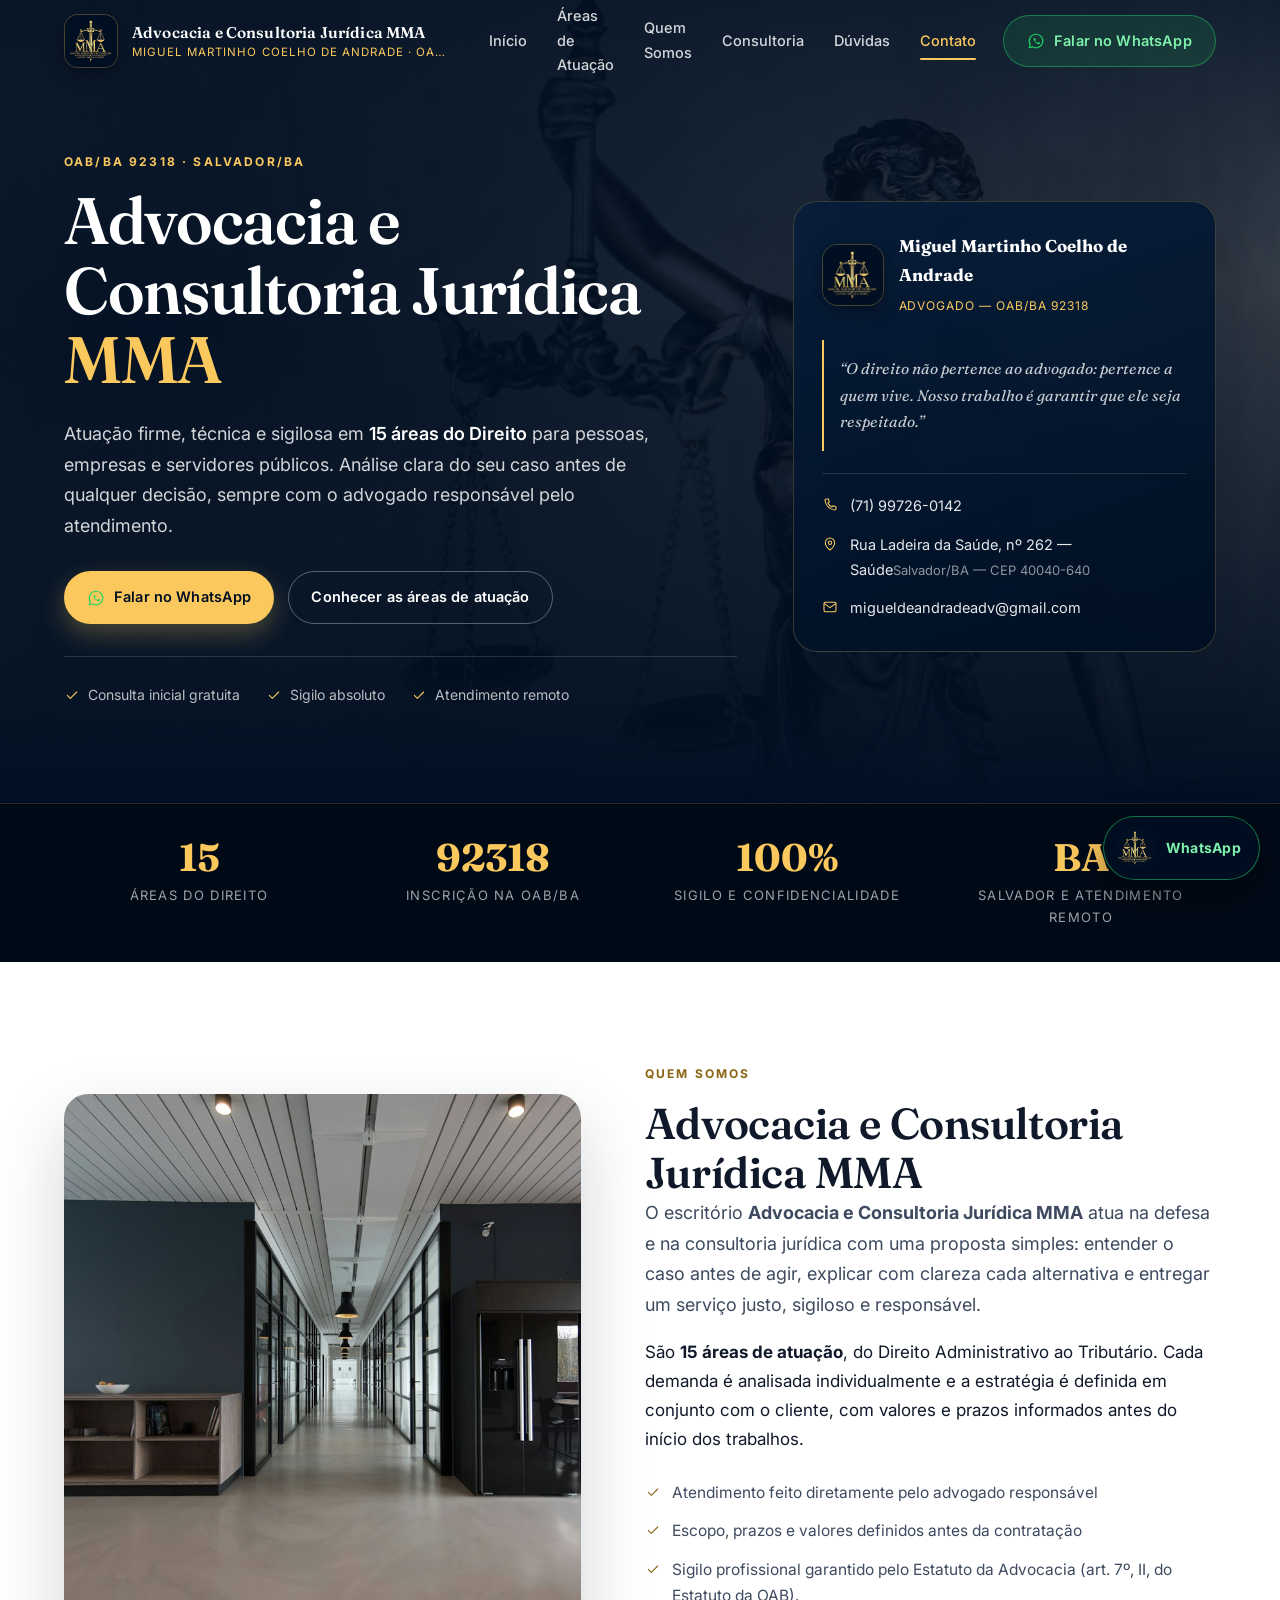
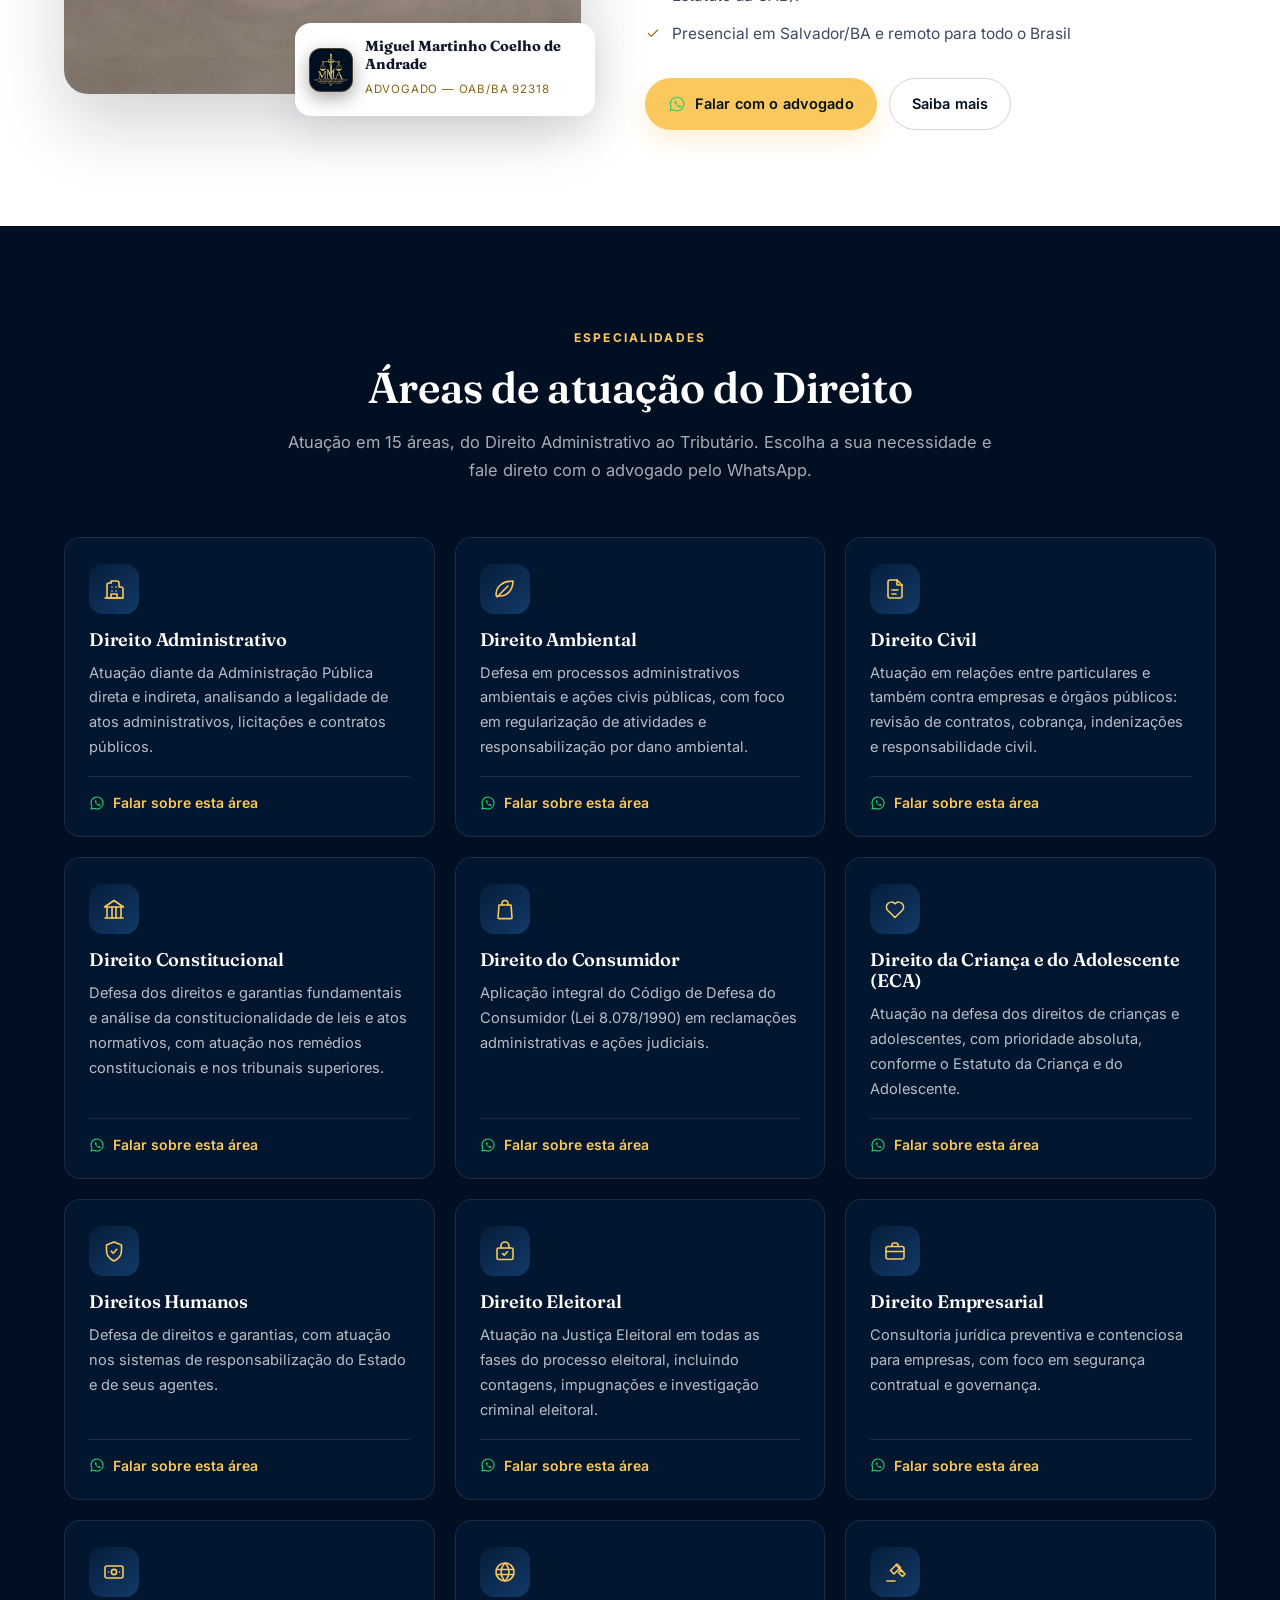
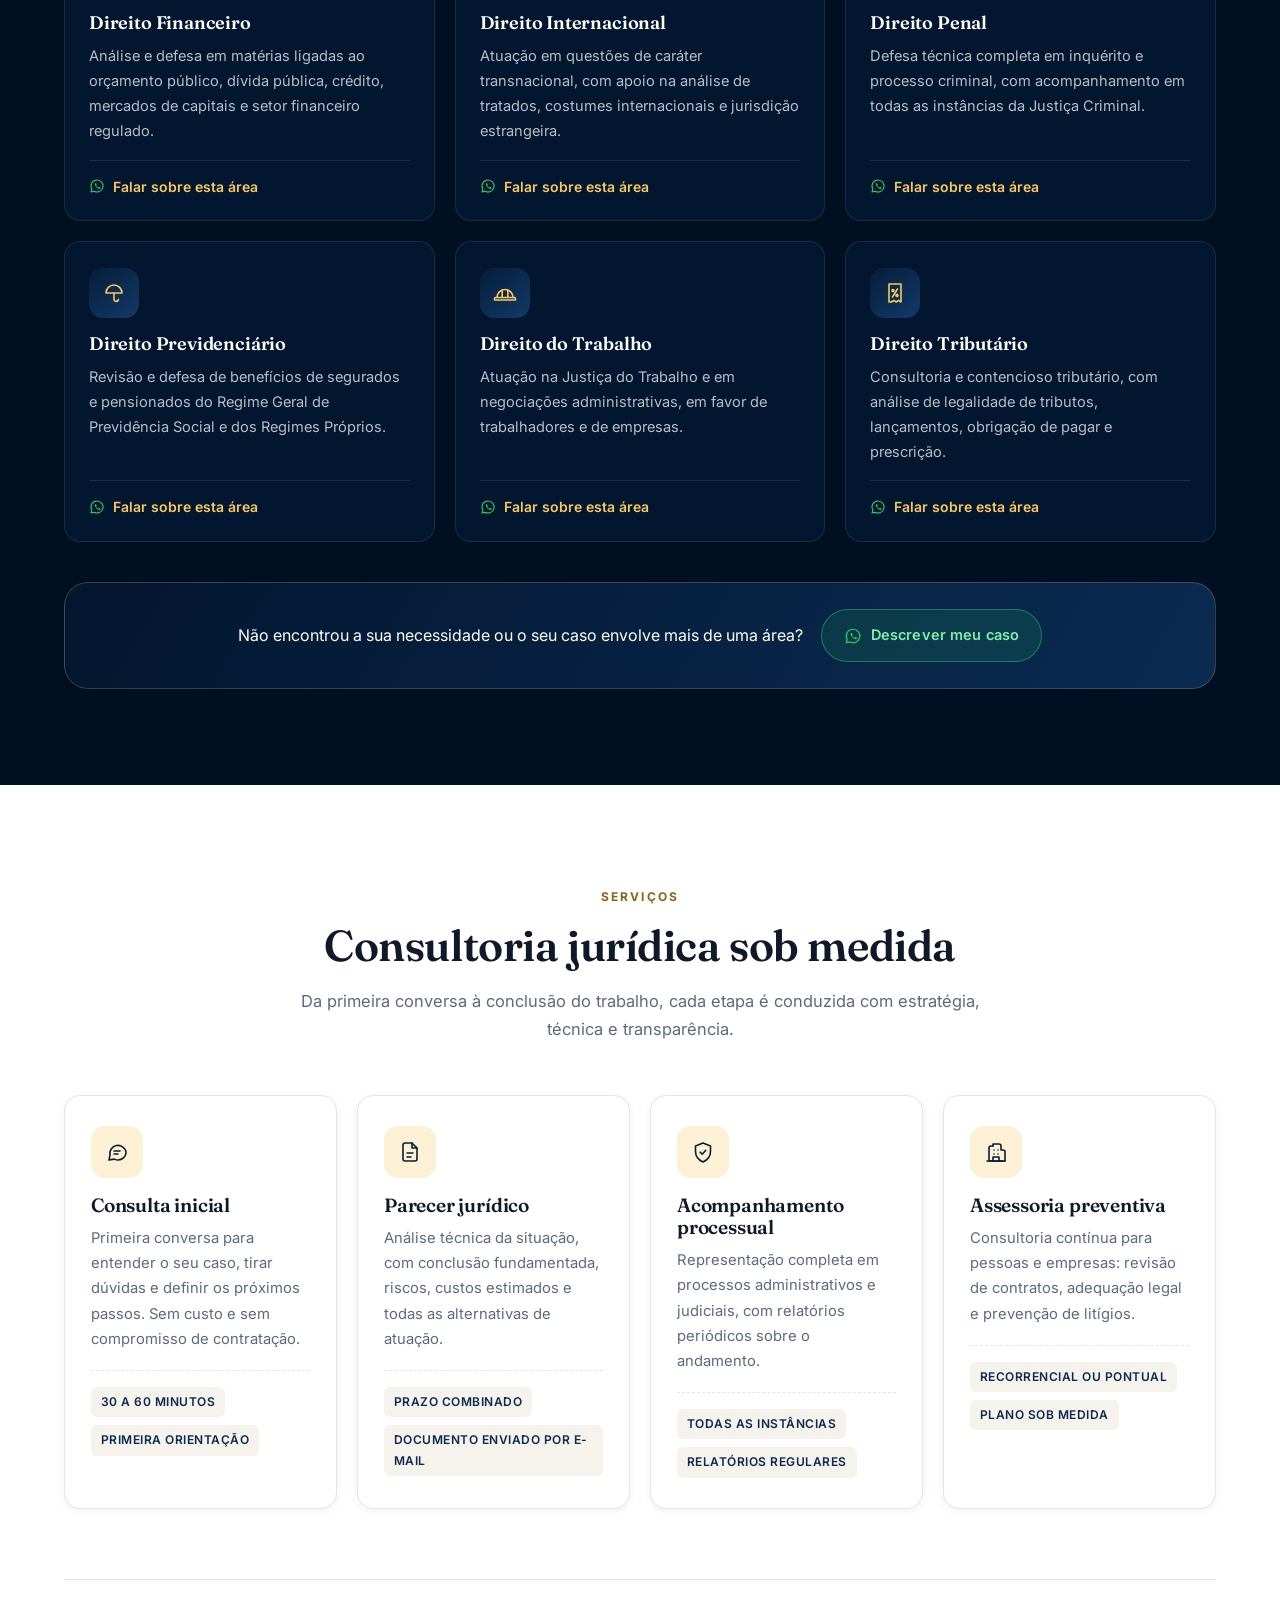
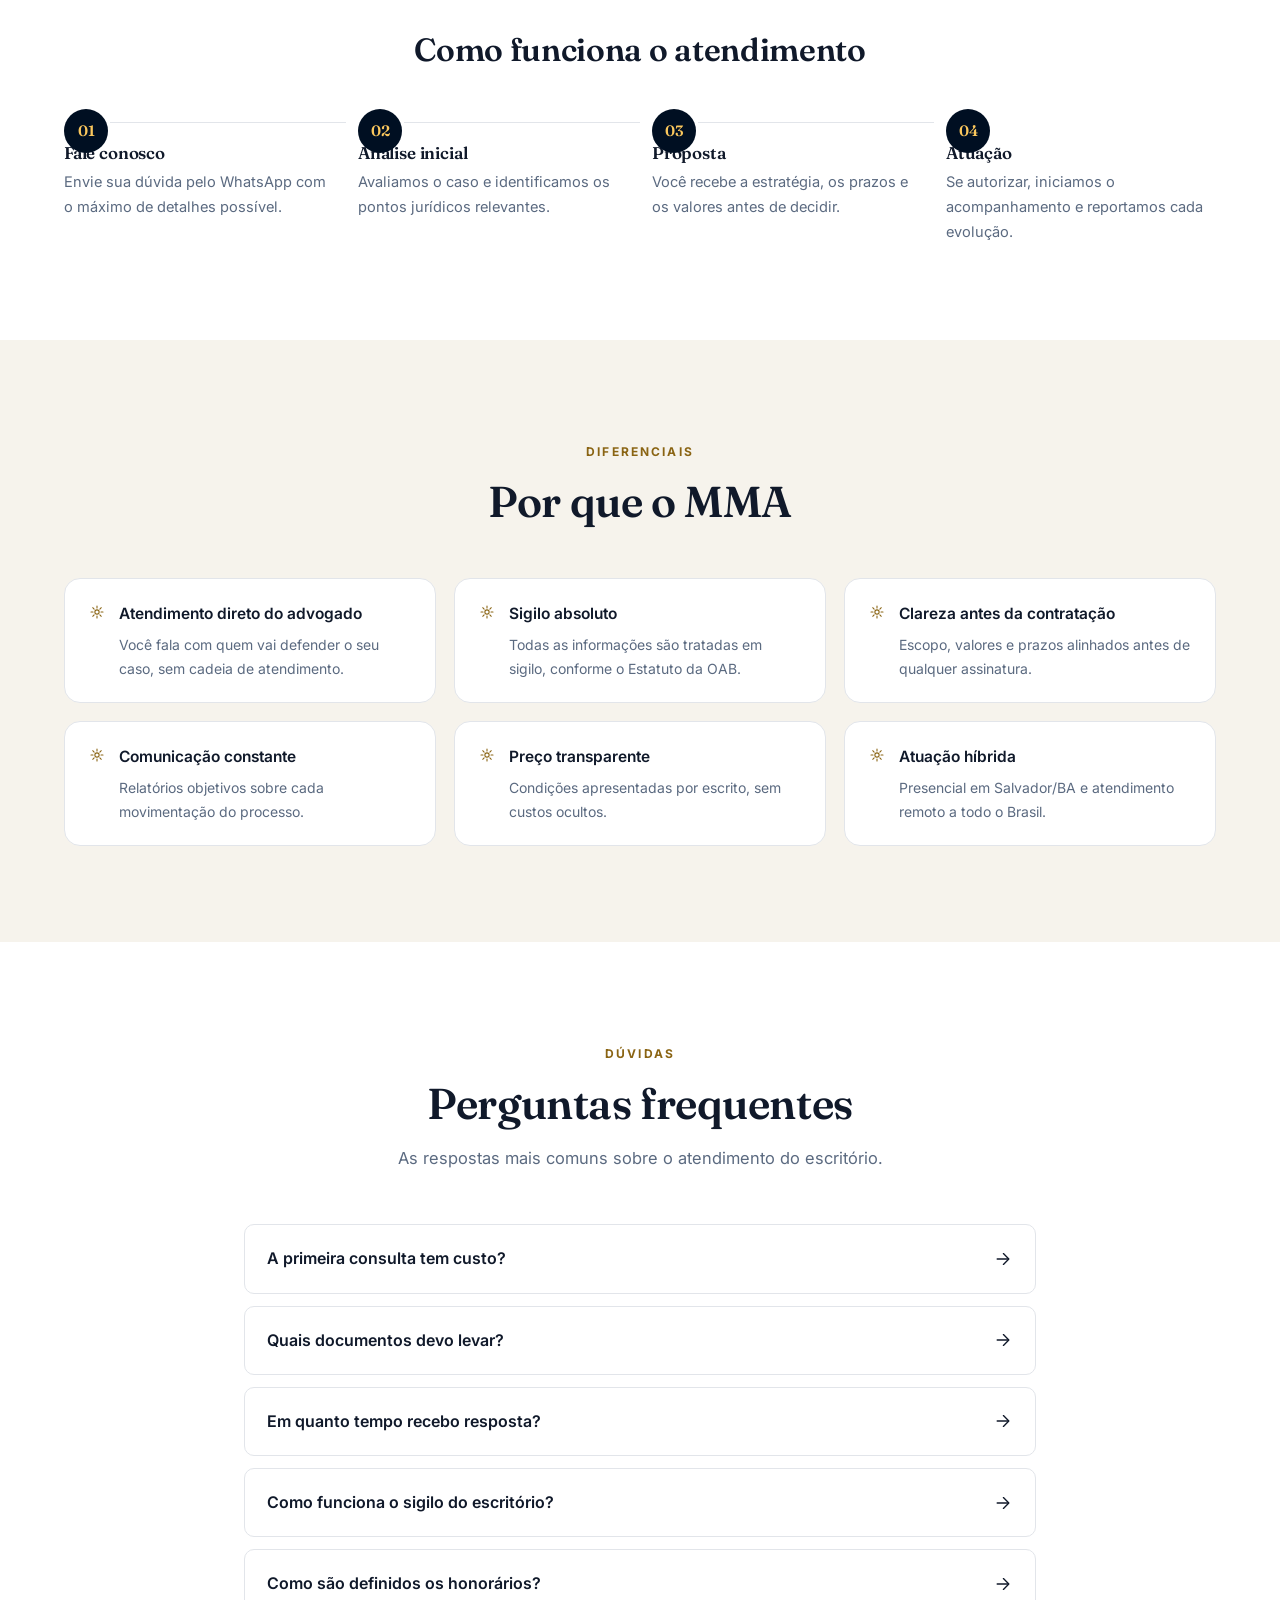
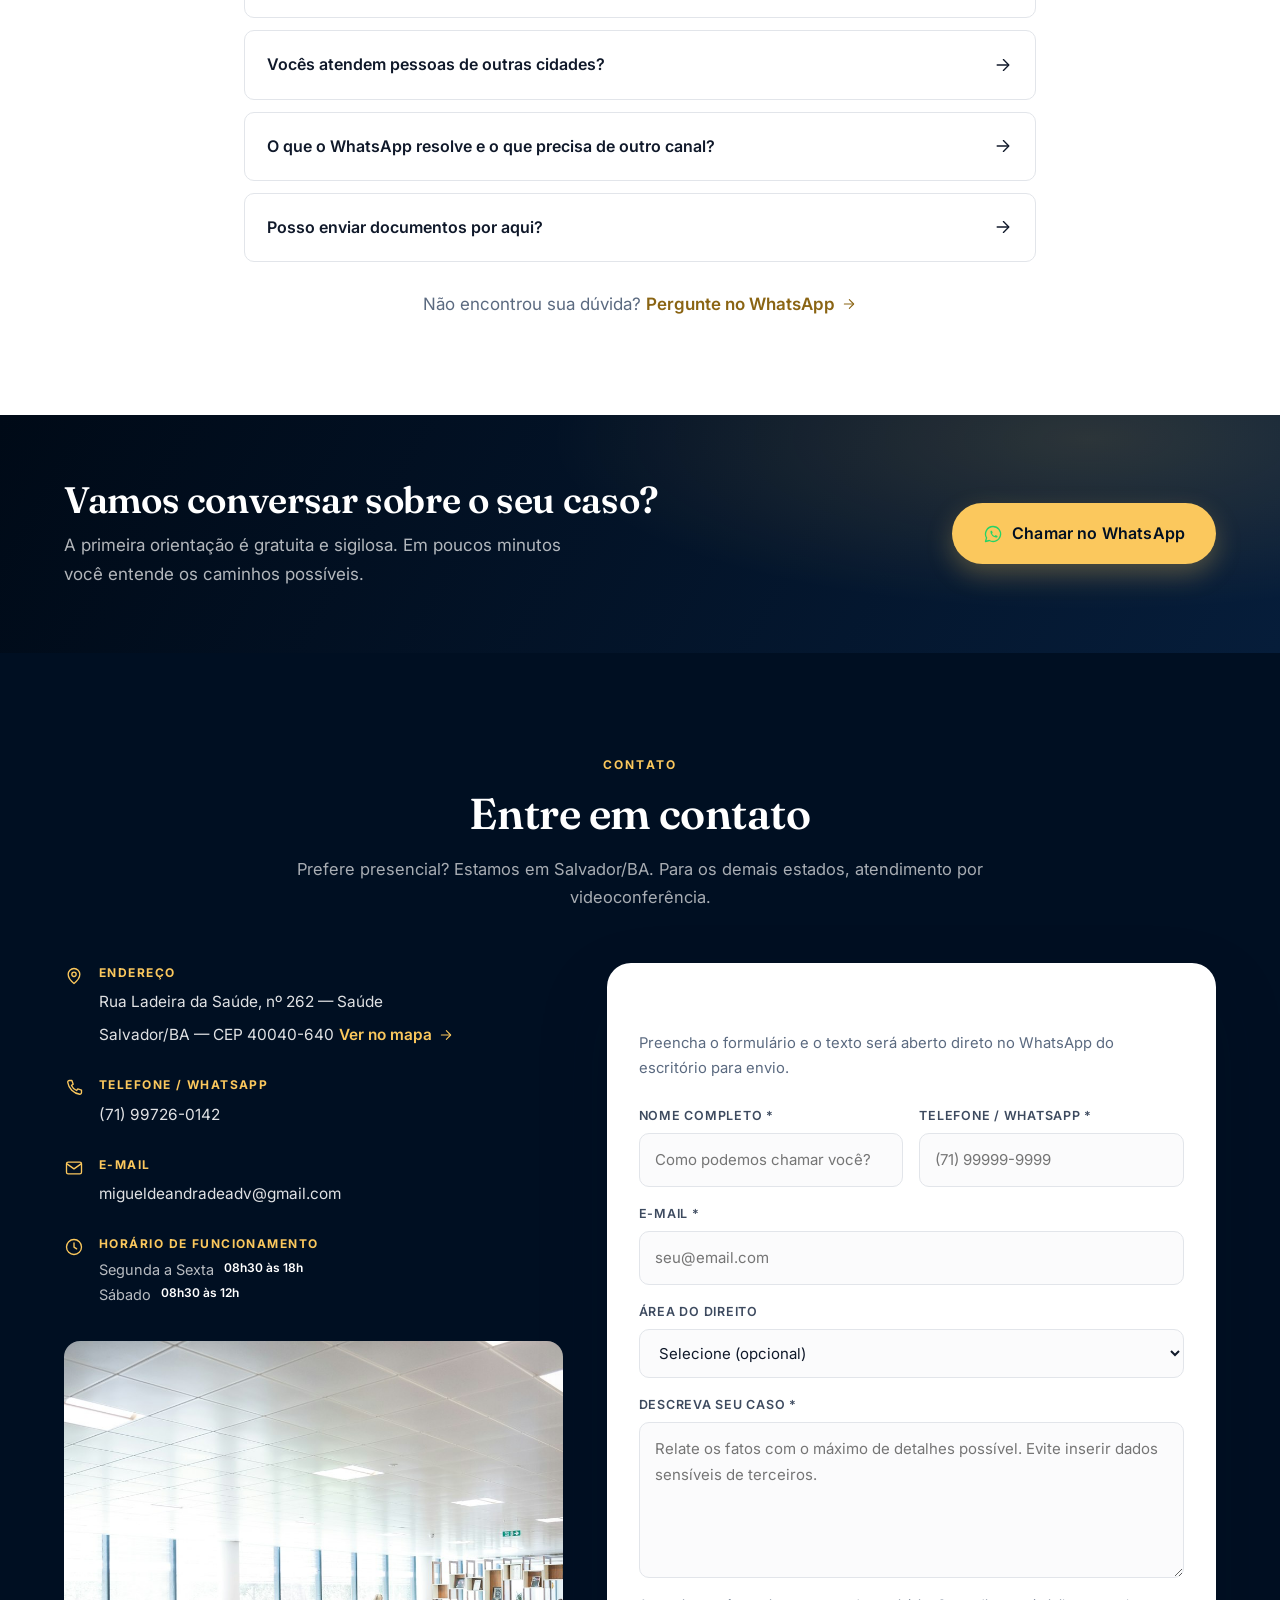
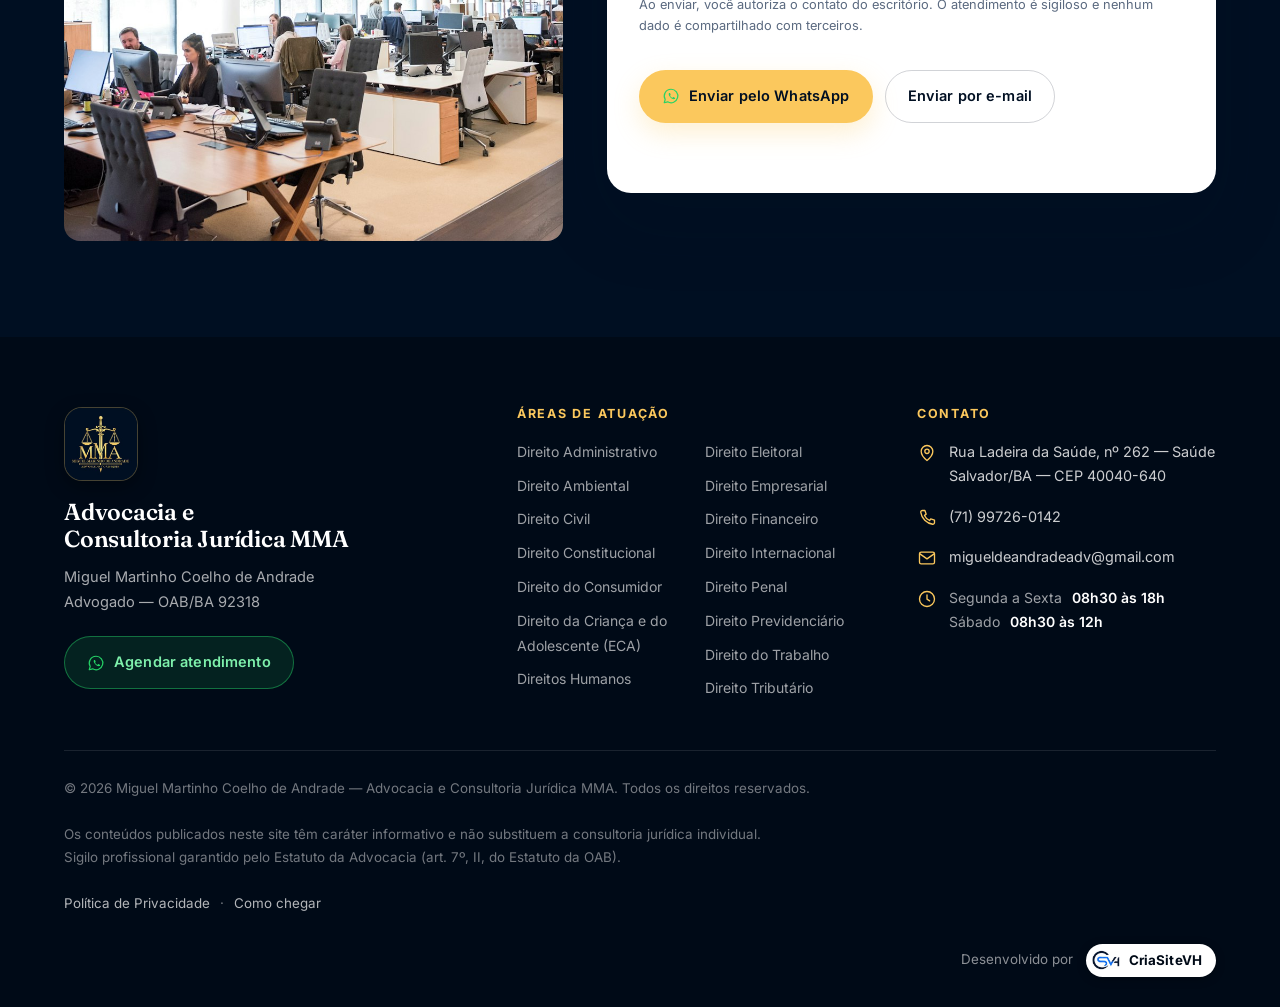
<file: index.html>
<!DOCTYPE html>
<html lang="pt-BR">
<head>
<meta charset="utf-8">
<meta name="viewport" content="width=device-width, initial-scale=1, viewport-fit=cover">
<title>Advocacia e Consultoria Jurídica MMA | Miguel Martinho Coelho de Andrade — OAB/BA 92318</title>
<meta name="description" content="Advocacia e Consultoria Jurídica MMA — atuação em 15 áreas do Direito em Salvador/BA e atendimento remoto. Consulta inicial gratuita, sigilosa e feita diretamente pelo advogado.">
<meta name="author" content="Miguel Martinho Coelho de Andrade">
<meta name="robots" content="noindex, follow">
<link rel="canonical" href="https://www.advogadomma.com.br/">
<meta property="og:type" content="website">
<meta property="og:locale" content="pt_BR">
<meta property="og:site_name" content="Advocacia e Consultoria Jurídica MMA">
<meta property="og:title" content="Advocacia e Consultoria Jurídica MMA | Miguel Martinho Coelho de Andrade — OAB/BA 92318">
<meta property="og:description" content="Advocacia e Consultoria Jurídica MMA — atuação em 15 áreas do Direito em Salvador/BA e atendimento remoto. Consulta inicial gratuita, sigilosa e feita diretamente pelo advogado.">
<meta property="og:url" content="https://www.advogadomma.com.br/">
<meta property="og:image" content="https://www.advogadomma.com.br/assets/img/logo-mma-3x.png">
<meta name="twitter:card" content="summary_large_image">
<meta name="theme-color" content="#000F22">
<link rel="icon" href="assets/img/favicon-32.png" sizes="32x32">
<link rel="icon" href="assets/img/favicon.png" sizes="96x96">
<link rel="apple-touch-icon" href="assets/img/apple-touch-icon.png">
<link rel="manifest" href="site.webmanifest">
<link rel="preconnect" href="https://fonts.googleapis.com">
<link rel="preconnect" href="https://fonts.gstatic.com" crossorigin>
<link href="https://fonts.googleapis.com/css2?family=Fraunces:opsz,wght@9..144,400;9..144,600;9..144,700&family=Inter:wght@400;500;600;700&display=swap" rel="stylesheet">
<link rel="stylesheet" href="assets/css/styles.css?v=1790961223">
<script type="application/ld+json">
{
  "@context": "https://schema.org",
  "@type": "LegalService",
  "name": "Advocacia e Consultoria Jurídica MMA",
  "url": "https://www.advogadomma.com.br/",
  "logo": "https://www.advogadomma.com.br/assets/img/logo-mma-3x.png",
  "image": "https://www.advogadomma.com.br/assets/img/logo-mma-3x.png",
  "description": "Advocacia e Consultoria Jurídica MMA — atuação em 15 áreas do Direito em Salvador/BA e atendimento remoto. Consulta inicial gratuita, sigilosa e feita diretamente pelo advogado.",
  "founder": {
    "@type": "Person",
    "name": "Miguel Martinho Coelho de Andrade",
    "jobTitle": "Advogado"
  },
  "address": {
    "@type": "PostalAddress",
    "streetAddress": "Rua Ladeira da Saúde, nº 262 — Saúde",
    "addressLocality": "Salvador",
    "addressRegion": "BA",
    "postalCode": "40040-640",
    "addressCountry": "BR"
  },
  "telephone": "(71) 99726-0142",
  "email": "migueldeandradeadv@gmail.com",
  "areaServed": "BR",
  "priceRange": "Sob consulta",
  "openingHoursSpecification": [
    {
      "@type": "OpeningHoursSpecification",
      "dayOfWeek": [
        "Monday",
        "Tuesday",
        "Wednesday",
        "Thursday",
        "Friday"
      ],
      "opens": "08:30",
      "closes": "18:00"
    },
    {
      "@type": "OpeningHoursSpecification",
      "dayOfWeek": "Saturday",
      "opens": "08:30",
      "closes": "12:00"
    }
  ],
  "hasOfferCatalog": {
    "@type": "OfferCatalog",
    "name": "Áreas de atuação",
    "itemListElement": [
      {
        "@type": "Offer",
        "itemOffered": {
          "@type": "Service",
          "name": "Direito Administrativo"
        }
      },
      {
        "@type": "Offer",
        "itemOffered": {
          "@type": "Service",
          "name": "Direito Ambiental"
        }
      },
      {
        "@type": "Offer",
        "itemOffered": {
          "@type": "Service",
          "name": "Direito Civil"
        }
      },
      {
        "@type": "Offer",
        "itemOffered": {
          "@type": "Service",
          "name": "Direito Constitucional"
        }
      },
      {
        "@type": "Offer",
        "itemOffered": {
          "@type": "Service",
          "name": "Direito do Consumidor"
        }
      },
      {
        "@type": "Offer",
        "itemOffered": {
          "@type": "Service",
          "name": "Direito da Criança e do Adolescente (ECA)"
        }
      },
      {
        "@type": "Offer",
        "itemOffered": {
          "@type": "Service",
          "name": "Direitos Humanos"
        }
      },
      {
        "@type": "Offer",
        "itemOffered": {
          "@type": "Service",
          "name": "Direito Eleitoral"
        }
      },
      {
        "@type": "Offer",
        "itemOffered": {
          "@type": "Service",
          "name": "Direito Empresarial"
        }
      },
      {
        "@type": "Offer",
        "itemOffered": {
          "@type": "Service",
          "name": "Direito Financeiro"
        }
      },
      {
        "@type": "Offer",
        "itemOffered": {
          "@type": "Service",
          "name": "Direito Internacional"
        }
      },
      {
        "@type": "Offer",
        "itemOffered": {
          "@type": "Service",
          "name": "Direito Penal"
        }
      },
      {
        "@type": "Offer",
        "itemOffered": {
          "@type": "Service",
          "name": "Direito Previdenciário"
        }
      },
      {
        "@type": "Offer",
        "itemOffered": {
          "@type": "Service",
          "name": "Direito do Trabalho"
        }
      },
      {
        "@type": "Offer",
        "itemOffered": {
          "@type": "Service",
          "name": "Direito Tributário"
        }
      }
    ]
  }
}
</script>
</head>
<body>
<a class="skip-link" href="#conteudo">Pular para o conteúdo</a>

<header class="site-header" id="siteHeader">
  <div class="container site-header__inner">
    <a class="brand" href="index.html" aria-label="Advocacia e Consultoria Jurídica MMA — início">
      <span class="brand__mark"><img src="assets/img/logo-mma-3x.png" width="181" height="180" alt="Logomarca MMA"></span>
      <span class="brand__text">
        <strong>Advocacia e Consultoria Jurídica MMA</strong>
        <span>Miguel Martinho Coelho de Andrade · OAB/BA 92318</span>
      </span>
    </a>
    <nav class="nav" id="mainNav" aria-label="Navegação principal">
        <a class="nav__link is-active" href="#inicio">Início</a>
        <a class="nav__link" href="#areas">Áreas de Atuação</a>
        <a class="nav__link" href="#sobre">Quem Somos</a>
        <a class="nav__link" href="#servicos">Consultoria</a>
        <a class="nav__link" href="#faq">Dúvidas</a>
        <a class="nav__link" href="#contato">Contato</a>
      <a class="btn btn--wa btn--block nav__cta" href="https://wa.me/5571997260142?text=Ol%C3%A1%21%20Vim%20pelo%20site%20da%20Advocacia%20e%20Consultoria%20Jur%C3%ADdica%20MMA%20e%20gostaria%20de%20uma%20orienta%C3%A7%C3%A3o%20inicial." target="_blank" rel="noopener">
        <svg class="ico ico--wa" viewBox="0 0 24 24" width="18" height="18" fill="none" stroke="currentColor" stroke-width="1.6" stroke-linecap="round" stroke-linejoin="round" aria-hidden="true" focusable="false"><path d="M12 3a9 9 0 0 0-7.7 13.6L3 21l4.6-1.2A9 9 0 1 0 12 3Z"/><path d="M9.1 8.4c.2-.4.4-.4.6-.4h.5c.2 0 .4 0 .6.4l.7 1.7c.1.3 0 .5-.1.7l-.4.5c-.1.2-.3.4-.1.7a6 6 0 0 0 2.6 2.3c.3.2.5.1.7-.1l.5-.6c.2-.2.4-.3.7-.2l1.6.8c.3.1.4.3.4.5v.5c0 .4-.3.8-.7.9-1 .4-2.2.2-3.4-.4a9.4 9.4 0 0 1-4-4.3c-.5-1.3-.5-2.6 0-3.5Z" fill="currentColor" stroke="none"/></svg> Falar no WhatsApp
      </a>
    </nav>
    <button class="nav-toggle" id="navToggle" type="button" aria-label="Abrir menu" aria-expanded="false" aria-controls="mainNav">
      <span></span><span></span><span></span>
    </button>
  </div>
</header>
<div class="nav-backdrop" id="navBackdrop" hidden></div>
<main id="conteudo">
<section class="hero" id="inicio">
  <div class="hero__bg"></div>
  <div class="hero__overlay"></div>
  <div class="container hero__inner">
    <div class="hero__content">
      <span class="eyebrow eyebrow--light">OAB/BA 92318 · Salvador/BA</span>
      <h1 class="hero__title">Advocacia e<br>Consultoria Jurídica <span class="gold">MMA</span></h1>
      <p class="hero__lead">
        Atuação firme, técnica e sigilosa em <strong>15 áreas do Direito</strong> para pessoas,
        empresas e servidores públicos. Análise clara do seu caso antes de qualquer decisão,
        sempre com o advogado responsável pelo atendimento.
      </p>
      <div class="hero__actions">
        <a class="btn btn--gold" href="https://wa.me/5571997260142?text=Ol%C3%A1%21%20Vim%20pelo%20site%20da%20Advocacia%20e%20Consultoria%20Jur%C3%ADdica%20MMA%20e%20gostaria%20de%20uma%20consulta%20inicial%20gratuita." target="_blank" rel="noopener"><svg class="ico ico--wa" viewBox="0 0 24 24" width="18" height="18" fill="none" stroke="currentColor" stroke-width="1.6" stroke-linecap="round" stroke-linejoin="round" aria-hidden="true" focusable="false"><path d="M12 3a9 9 0 0 0-7.7 13.6L3 21l4.6-1.2A9 9 0 1 0 12 3Z"/><path d="M9.1 8.4c.2-.4.4-.4.6-.4h.5c.2 0 .4 0 .6.4l.7 1.7c.1.3 0 .5-.1.7l-.4.5c-.1.2-.3.4-.1.7a6 6 0 0 0 2.6 2.3c.3.2.5.1.7-.1l.5-.6c.2-.2.4-.3.7-.2l1.6.8c.3.1.4.3.4.5v.5c0 .4-.3.8-.7.9-1 .4-2.2.2-3.4-.4a9.4 9.4 0 0 1-4-4.3c-.5-1.3-.5-2.6 0-3.5Z" fill="currentColor" stroke="none"/></svg> Falar no WhatsApp</a>
        <a class="btn btn--ghost" href="areas.html">Conhecer as áreas de atuação</a>
      </div>
      <ul class="hero__chips">
        <li><svg class="ico ico--sm" viewBox="0 0 24 24" width="16" height="16" fill="none" stroke="currentColor" stroke-width="1.6" stroke-linecap="round" stroke-linejoin="round" aria-hidden="true" focusable="false"><path d="m5 12.5 4.5 4.5L19 7.5"/></svg> Consulta inicial gratuita</li>
        <li><svg class="ico ico--sm" viewBox="0 0 24 24" width="16" height="16" fill="none" stroke="currentColor" stroke-width="1.6" stroke-linecap="round" stroke-linejoin="round" aria-hidden="true" focusable="false"><path d="m5 12.5 4.5 4.5L19 7.5"/></svg> Sigilo absoluto</li>
        <li><svg class="ico ico--sm" viewBox="0 0 24 24" width="16" height="16" fill="none" stroke="currentColor" stroke-width="1.6" stroke-linecap="round" stroke-linejoin="round" aria-hidden="true" focusable="false"><path d="m5 12.5 4.5 4.5L19 7.5"/></svg> Atendimento remoto</li>
      </ul>
    </div>

    <aside class="hero__card reveal">
      <div class="hero__card-head">
        <span class="brand__mark brand__mark--md"><img src="assets/img/logo-mma-3x.png" width="181" height="180" alt="Logomarca MMA"></span>
        <div>
          <strong>Miguel Martinho Coelho de Andrade</strong>
          <span>Advogado — OAB/BA 92318</span>
        </div>
      </div>
      <p class="hero__card-quote">“O direito não pertence ao advogado: pertence a quem vive. Nosso trabalho é garantir que ele seja respeitado.”</p>
      <ul class="hero__card-list">
        <li><svg class="ico ico--sm" viewBox="0 0 24 24" width="18" height="18" fill="none" stroke="currentColor" stroke-width="1.6" stroke-linecap="round" stroke-linejoin="round" aria-hidden="true" focusable="false"><path d="M6.5 3h3l1.5 4.5-2 1.4a12 12 0 0 0 6.1 6.1l1.4-2 4.5 1.5v3a2 2 0 0 1-2.2 2A17 17 0 0 1 4.5 5.2 2 2 0 0 1 6.5 3Z"/></svg><a href="tel:+5571997260142">(71) 99726-0142</a></li>
        <li><svg class="ico ico--sm" viewBox="0 0 24 24" width="18" height="18" fill="none" stroke="currentColor" stroke-width="1.6" stroke-linecap="round" stroke-linejoin="round" aria-hidden="true" focusable="false"><path d="M12 21s7-5.6 7-11a7 7 0 1 0-14 0c0 5.4 7 11 7 11Z"/><circle cx="12" cy="10" r="2.6"/></svg><a href="https://www.google.com/maps/search/?api=1&query=Rua+Ladeira+da+Sa%C3%BAde%2C+262%2C+Salvador%2C+BA" target="_blank" rel="noopener">Rua Ladeira da Saúde, nº 262 — Saúde<small>Salvador/BA — CEP 40040-640</small></a></li>
        <li><svg class="ico ico--sm" viewBox="0 0 24 24" width="18" height="18" fill="none" stroke="currentColor" stroke-width="1.6" stroke-linecap="round" stroke-linejoin="round" aria-hidden="true" focusable="false"><rect x="3" y="5" width="18" height="14" rx="2"/><path d="m3.5 7 8.5 6 8.5-6"/></svg><a href="mailto:migueldeandradeadv@gmail.com">migueldeandradeadv@gmail.com</a></li>
      </ul>
    </aside>
  </div>
</section>

    <section class="strip">
      <div class="container strip__grid">
        <div class="strip__item reveal"><strong>15</strong><span>Áreas do Direito</span></div>
        <div class="strip__item reveal"><strong>92318</strong><span>Inscrição na OAB/BA</span></div>
        <div class="strip__item reveal"><strong>100%</strong><span>Sigilo e confidencialidade</span></div>
        <div class="strip__item reveal"><strong>BA</strong><span>Salvador e atendimento remoto</span></div>
      </div>
    </section>

    <section class="section" id="sobre">
      <div class="container about__grid">
        <div class="about__media reveal">
          <img src="assets/img/escritorio.jpg" alt="Escritório de advocacia — Advocacia e Consultoria Jurídica MMA" loading="lazy" width="800" height="600">
          <div class="about__badge">
            <span class="brand__mark brand__mark--sm"><img src="assets/img/logo-mma-3x.png" width="181" height="180" alt=""></span>
            <div><strong>Miguel Martinho Coelho de Andrade</strong><span>Advogado — OAB/BA 92318</span></div>
          </div>
        </div>
        <div class="about__content reveal">
          <span class="eyebrow">Quem somos</span>
          <h2 class="section__title section__title--left">Advocacia e Consultoria Jurídica MMA</h2>
          <p class="lead">
            O escritório <strong>Advocacia e Consultoria Jurídica MMA</strong> atua na defesa e na consultoria jurídica
            com uma proposta simples: entender o caso antes de agir, explicar com clareza cada
            alternativa e entregar um serviço justo, sigiloso e responsável.
          </p>
          <p>
            São <strong>15 áreas de atuação</strong>, do Direito Administrativo ao Tributário. Cada
            demanda é analisada individualmente e a estratégia é definida em conjunto com o cliente,
            com valores e prazos informados antes do início dos trabalhos.
          </p>
          <ul class="about__list">
            <li><svg class="ico ico--sm" viewBox="0 0 24 24" width="18" height="18" fill="none" stroke="currentColor" stroke-width="1.6" stroke-linecap="round" stroke-linejoin="round" aria-hidden="true" focusable="false"><path d="m5 12.5 4.5 4.5L19 7.5"/></svg> Atendimento feito diretamente pelo advogado responsável</li>
            <li><svg class="ico ico--sm" viewBox="0 0 24 24" width="18" height="18" fill="none" stroke="currentColor" stroke-width="1.6" stroke-linecap="round" stroke-linejoin="round" aria-hidden="true" focusable="false"><path d="m5 12.5 4.5 4.5L19 7.5"/></svg> Escopo, prazos e valores definidos antes da contratação</li>
            <li><svg class="ico ico--sm" viewBox="0 0 24 24" width="18" height="18" fill="none" stroke="currentColor" stroke-width="1.6" stroke-linecap="round" stroke-linejoin="round" aria-hidden="true" focusable="false"><path d="m5 12.5 4.5 4.5L19 7.5"/></svg> Sigilo profissional garantido pelo Estatuto da Advocacia (art. 7º, II, do Estatuto da OAB).</li>
            <li><svg class="ico ico--sm" viewBox="0 0 24 24" width="18" height="18" fill="none" stroke="currentColor" stroke-width="1.6" stroke-linecap="round" stroke-linejoin="round" aria-hidden="true" focusable="false"><path d="m5 12.5 4.5 4.5L19 7.5"/></svg> Presencial em Salvador/BA e remoto para todo o Brasil</li>
          </ul>
          <div class="about__actions">
            <a class="btn btn--gold" href="https://wa.me/5571997260142?text=Ol%C3%A1%21%20Vim%20pelo%20site%20da%20Advocacia%20e%20Consultoria%20Jur%C3%ADdica%20MMA%20e%20gostaria%20de%20uma%20orienta%C3%A7%C3%A3o%20inicial." target="_blank" rel="noopener"><svg class="ico ico--wa" viewBox="0 0 24 24" width="18" height="18" fill="none" stroke="currentColor" stroke-width="1.6" stroke-linecap="round" stroke-linejoin="round" aria-hidden="true" focusable="false"><path d="M12 3a9 9 0 0 0-7.7 13.6L3 21l4.6-1.2A9 9 0 1 0 12 3Z"/><path d="M9.1 8.4c.2-.4.4-.4.6-.4h.5c.2 0 .4 0 .6.4l.7 1.7c.1.3 0 .5-.1.7l-.4.5c-.1.2-.3.4-.1.7a6 6 0 0 0 2.6 2.3c.3.2.5.1.7-.1l.5-.6c.2-.2.4-.3.7-.2l1.6.8c.3.1.4.3.4.5v.5c0 .4-.3.8-.7.9-1 .4-2.2.2-3.4-.4a9.4 9.4 0 0 1-4-4.3c-.5-1.3-.5-2.6 0-3.5Z" fill="currentColor" stroke="none"/></svg> Falar com o advogado</a>
            <a class="btn btn--ghost-dark" href="sobre.html">Saiba mais</a>
          </div>
        </div>
      </div>
    </section>

    <section class="section section--dark" id="areas">
      <div class="container">
        
      <div class="section__head">
        <span class="eyebrow">Especialidades</span>
        <h2 class="section__title">Áreas de atuação do Direito</h2>
        <p class="section__sub">Atuação em 15 áreas, do Direito Administrativo ao Tributário. Escolha a sua necessidade e fale direto com o advogado pelo WhatsApp.</p>
      </div>

        <div class="areas-grid">
        <article class="area reveal" id="administrativo">
          <span class="area__icon"><svg class="ico" viewBox="0 0 24 24" width="24" height="24" fill="none" stroke="currentColor" stroke-width="1.6" stroke-linecap="round" stroke-linejoin="round" aria-hidden="true" focusable="false"><path d="M3 21h18"/><path d="M5 21V8a2 2 0 0 1 2-2h2M5 21h14"/><path d="M9 21v-4h6v4"/><path d="M9 6V4h6a2 2 0 0 1 2 2v4h2a2 2 0 0 1 2 2v9"/><path d="M10 10h.01M14 10h.01M10 14h.01M14 14h.01"/></svg></span>
          <h3 class="area__title">Direito Administrativo</h3>
          <p class="area__text">Atuação diante da Administração Pública direta e indireta, analisando a legalidade de atos administrativos, licitações e contratos públicos.</p>
          <a class="area__link" href="https://wa.me/5571997260142?text=Ol%C3%A1%21%20Vim%20pelo%20site%20da%20Advocacia%20e%20Consultoria%20Jur%C3%ADdica%20MMA%20e%20gostaria%20de%20falar%20sobre%20a%20%C3%A1rea%20de%20Direito%20Administrativo." target="_blank" rel="noopener">
            <svg class="ico ico--sm ico--wa" viewBox="0 0 24 24" width="16" height="16" fill="none" stroke="currentColor" stroke-width="1.6" stroke-linecap="round" stroke-linejoin="round" aria-hidden="true" focusable="false"><path d="M12 3a9 9 0 0 0-7.7 13.6L3 21l4.6-1.2A9 9 0 1 0 12 3Z"/><path d="M9.1 8.4c.2-.4.4-.4.6-.4h.5c.2 0 .4 0 .6.4l.7 1.7c.1.3 0 .5-.1.7l-.4.5c-.1.2-.3.4-.1.7a6 6 0 0 0 2.6 2.3c.3.2.5.1.7-.1l.5-.6c.2-.2.4-.3.7-.2l1.6.8c.3.1.4.3.4.5v.5c0 .4-.3.8-.7.9-1 .4-2.2.2-3.4-.4a9.4 9.4 0 0 1-4-4.3c-.5-1.3-.5-2.6 0-3.5Z" fill="currentColor" stroke="none"/></svg> Falar sobre esta área
          </a>
        </article>

        <article class="area reveal" id="ambiental">
          <span class="area__icon"><svg class="ico" viewBox="0 0 24 24" width="24" height="24" fill="none" stroke="currentColor" stroke-width="1.6" stroke-linecap="round" stroke-linejoin="round" aria-hidden="true" focusable="false"><path d="M20 4c0 8-5 15-13 15H4a1 1 0 0 1-1-1C3 10 9 4 20 4Z"/><path d="M4 20 15 9"/></svg></span>
          <h3 class="area__title">Direito Ambiental</h3>
          <p class="area__text">Defesa em processos administrativos ambientais e ações civis públicas, com foco em regularização de atividades e responsabilização por dano ambiental.</p>
          <a class="area__link" href="https://wa.me/5571997260142?text=Ol%C3%A1%21%20Vim%20pelo%20site%20da%20Advocacia%20e%20Consultoria%20Jur%C3%ADdica%20MMA%20e%20gostaria%20de%20falar%20sobre%20a%20%C3%A1rea%20de%20Direito%20Ambiental." target="_blank" rel="noopener">
            <svg class="ico ico--sm ico--wa" viewBox="0 0 24 24" width="16" height="16" fill="none" stroke="currentColor" stroke-width="1.6" stroke-linecap="round" stroke-linejoin="round" aria-hidden="true" focusable="false"><path d="M12 3a9 9 0 0 0-7.7 13.6L3 21l4.6-1.2A9 9 0 1 0 12 3Z"/><path d="M9.1 8.4c.2-.4.4-.4.6-.4h.5c.2 0 .4 0 .6.4l.7 1.7c.1.3 0 .5-.1.7l-.4.5c-.1.2-.3.4-.1.7a6 6 0 0 0 2.6 2.3c.3.2.5.1.7-.1l.5-.6c.2-.2.4-.3.7-.2l1.6.8c.3.1.4.3.4.5v.5c0 .4-.3.8-.7.9-1 .4-2.2.2-3.4-.4a9.4 9.4 0 0 1-4-4.3c-.5-1.3-.5-2.6 0-3.5Z" fill="currentColor" stroke="none"/></svg> Falar sobre esta área
          </a>
        </article>

        <article class="area reveal" id="civil">
          <span class="area__icon"><svg class="ico" viewBox="0 0 24 24" width="24" height="24" fill="none" stroke="currentColor" stroke-width="1.6" stroke-linecap="round" stroke-linejoin="round" aria-hidden="true" focusable="false"><path d="M14 3H7a2 2 0 0 0-2 2v14a2 2 0 0 0 2 2h10a2 2 0 0 0 2-2V8Z"/><path d="M14 3v5h5"/><path d="M9 13h6M9 17h4"/></svg></span>
          <h3 class="area__title">Direito Civil</h3>
          <p class="area__text">Atuação em relações entre particulares e também contra empresas e órgãos públicos: revisão de contratos, cobrança, indenizações e responsabilidade civil.</p>
          <a class="area__link" href="https://wa.me/5571997260142?text=Ol%C3%A1%21%20Vim%20pelo%20site%20da%20Advocacia%20e%20Consultoria%20Jur%C3%ADdica%20MMA%20e%20gostaria%20de%20falar%20sobre%20a%20%C3%A1rea%20de%20Direito%20Civil." target="_blank" rel="noopener">
            <svg class="ico ico--sm ico--wa" viewBox="0 0 24 24" width="16" height="16" fill="none" stroke="currentColor" stroke-width="1.6" stroke-linecap="round" stroke-linejoin="round" aria-hidden="true" focusable="false"><path d="M12 3a9 9 0 0 0-7.7 13.6L3 21l4.6-1.2A9 9 0 1 0 12 3Z"/><path d="M9.1 8.4c.2-.4.4-.4.6-.4h.5c.2 0 .4 0 .6.4l.7 1.7c.1.3 0 .5-.1.7l-.4.5c-.1.2-.3.4-.1.7a6 6 0 0 0 2.6 2.3c.3.2.5.1.7-.1l.5-.6c.2-.2.4-.3.7-.2l1.6.8c.3.1.4.3.4.5v.5c0 .4-.3.8-.7.9-1 .4-2.2.2-3.4-.4a9.4 9.4 0 0 1-4-4.3c-.5-1.3-.5-2.6 0-3.5Z" fill="currentColor" stroke="none"/></svg> Falar sobre esta área
          </a>
        </article>

        <article class="area reveal" id="constitucional">
          <span class="area__icon"><svg class="ico" viewBox="0 0 24 24" width="24" height="24" fill="none" stroke="currentColor" stroke-width="1.6" stroke-linecap="round" stroke-linejoin="round" aria-hidden="true" focusable="false"><path d="M3 21h18"/><path d="M5 21V10M10 21V10M14 21V10M19 21V10"/><path d="M2.5 10 12 3.5 21.5 10Z"/></svg></span>
          <h3 class="area__title">Direito Constitucional</h3>
          <p class="area__text">Defesa dos direitos e garantias fundamentais e análise da constitucionalidade de leis e atos normativos, com atuação nos remédios constitucionais e nos tribunais superiores.</p>
          <a class="area__link" href="https://wa.me/5571997260142?text=Ol%C3%A1%21%20Vim%20pelo%20site%20da%20Advocacia%20e%20Consultoria%20Jur%C3%ADdica%20MMA%20e%20gostaria%20de%20falar%20sobre%20a%20%C3%A1rea%20de%20Direito%20Constitucional." target="_blank" rel="noopener">
            <svg class="ico ico--sm ico--wa" viewBox="0 0 24 24" width="16" height="16" fill="none" stroke="currentColor" stroke-width="1.6" stroke-linecap="round" stroke-linejoin="round" aria-hidden="true" focusable="false"><path d="M12 3a9 9 0 0 0-7.7 13.6L3 21l4.6-1.2A9 9 0 1 0 12 3Z"/><path d="M9.1 8.4c.2-.4.4-.4.6-.4h.5c.2 0 .4 0 .6.4l.7 1.7c.1.3 0 .5-.1.7l-.4.5c-.1.2-.3.4-.1.7a6 6 0 0 0 2.6 2.3c.3.2.5.1.7-.1l.5-.6c.2-.2.4-.3.7-.2l1.6.8c.3.1.4.3.4.5v.5c0 .4-.3.8-.7.9-1 .4-2.2.2-3.4-.4a9.4 9.4 0 0 1-4-4.3c-.5-1.3-.5-2.6 0-3.5Z" fill="currentColor" stroke="none"/></svg> Falar sobre esta área
          </a>
        </article>

        <article class="area reveal" id="consumidor">
          <span class="area__icon"><svg class="ico" viewBox="0 0 24 24" width="24" height="24" fill="none" stroke="currentColor" stroke-width="1.6" stroke-linecap="round" stroke-linejoin="round" aria-hidden="true" focusable="false"><path d="M6 8h12l1 12.5a1 1 0 0 1-1 1.1H6a1 1 0 0 1-1-1.1Z"/><path d="M9 8V6.5a3 3 0 0 1 6 0V8"/></svg></span>
          <h3 class="area__title">Direito do Consumidor</h3>
          <p class="area__text">Aplicação integral do Código de Defesa do Consumidor (Lei 8.078/1990) em reclamações administrativas e ações judiciais.</p>
          <a class="area__link" href="https://wa.me/5571997260142?text=Ol%C3%A1%21%20Vim%20pelo%20site%20da%20Advocacia%20e%20Consultoria%20Jur%C3%ADdica%20MMA%20e%20gostaria%20de%20falar%20sobre%20a%20%C3%A1rea%20de%20Direito%20do%20Consumidor." target="_blank" rel="noopener">
            <svg class="ico ico--sm ico--wa" viewBox="0 0 24 24" width="16" height="16" fill="none" stroke="currentColor" stroke-width="1.6" stroke-linecap="round" stroke-linejoin="round" aria-hidden="true" focusable="false"><path d="M12 3a9 9 0 0 0-7.7 13.6L3 21l4.6-1.2A9 9 0 1 0 12 3Z"/><path d="M9.1 8.4c.2-.4.4-.4.6-.4h.5c.2 0 .4 0 .6.4l.7 1.7c.1.3 0 .5-.1.7l-.4.5c-.1.2-.3.4-.1.7a6 6 0 0 0 2.6 2.3c.3.2.5.1.7-.1l.5-.6c.2-.2.4-.3.7-.2l1.6.8c.3.1.4.3.4.5v.5c0 .4-.3.8-.7.9-1 .4-2.2.2-3.4-.4a9.4 9.4 0 0 1-4-4.3c-.5-1.3-.5-2.6 0-3.5Z" fill="currentColor" stroke="none"/></svg> Falar sobre esta área
          </a>
        </article>

        <article class="area reveal" id="eca">
          <span class="area__icon"><svg class="ico" viewBox="0 0 24 24" width="24" height="24" fill="none" stroke="currentColor" stroke-width="1.6" stroke-linecap="round" stroke-linejoin="round" aria-hidden="true" focusable="false"><path d="M12 20.5 4.6 13.2A4.9 4.9 0 0 1 11.5 6.3l.5.5.5-.5a4.9 4.9 0 0 1 6.9 6.9Z"/></svg></span>
          <h3 class="area__title">Direito da Criança e do Adolescente (ECA)</h3>
          <p class="area__text">Atuação na defesa dos direitos de crianças e adolescentes, com prioridade absoluta, conforme o Estatuto da Criança e do Adolescente.</p>
          <a class="area__link" href="https://wa.me/5571997260142?text=Ol%C3%A1%21%20Vim%20pelo%20site%20da%20Advocacia%20e%20Consultoria%20Jur%C3%ADdica%20MMA%20e%20gostaria%20de%20falar%20sobre%20a%20%C3%A1rea%20de%20Direito%20da%20Crian%C3%A7a%20e%20do%20Adolescente%20%28ECA%29." target="_blank" rel="noopener">
            <svg class="ico ico--sm ico--wa" viewBox="0 0 24 24" width="16" height="16" fill="none" stroke="currentColor" stroke-width="1.6" stroke-linecap="round" stroke-linejoin="round" aria-hidden="true" focusable="false"><path d="M12 3a9 9 0 0 0-7.7 13.6L3 21l4.6-1.2A9 9 0 1 0 12 3Z"/><path d="M9.1 8.4c.2-.4.4-.4.6-.4h.5c.2 0 .4 0 .6.4l.7 1.7c.1.3 0 .5-.1.7l-.4.5c-.1.2-.3.4-.1.7a6 6 0 0 0 2.6 2.3c.3.2.5.1.7-.1l.5-.6c.2-.2.4-.3.7-.2l1.6.8c.3.1.4.3.4.5v.5c0 .4-.3.8-.7.9-1 .4-2.2.2-3.4-.4a9.4 9.4 0 0 1-4-4.3c-.5-1.3-.5-2.6 0-3.5Z" fill="currentColor" stroke="none"/></svg> Falar sobre esta área
          </a>
        </article>

        <article class="area reveal" id="direitos-humanos">
          <span class="area__icon"><svg class="ico" viewBox="0 0 24 24" width="24" height="24" fill="none" stroke="currentColor" stroke-width="1.6" stroke-linecap="round" stroke-linejoin="round" aria-hidden="true" focusable="false"><path d="M12 3l7.5 3v5.4c0 5-3.4 8.6-7.5 10.6-4.1-2-7.5-5.6-7.5-10.6V6Z"/><path d="m9.2 12.2 2 2 3.6-3.9"/></svg></span>
          <h3 class="area__title">Direitos Humanos</h3>
          <p class="area__text">Defesa de direitos e garantias, com atuação nos sistemas de responsabilização do Estado e de seus agentes.</p>
          <a class="area__link" href="https://wa.me/5571997260142?text=Ol%C3%A1%21%20Vim%20pelo%20site%20da%20Advocacia%20e%20Consultoria%20Jur%C3%ADdica%20MMA%20e%20gostaria%20de%20falar%20sobre%20a%20%C3%A1rea%20de%20Direitos%20Humanos." target="_blank" rel="noopener">
            <svg class="ico ico--sm ico--wa" viewBox="0 0 24 24" width="16" height="16" fill="none" stroke="currentColor" stroke-width="1.6" stroke-linecap="round" stroke-linejoin="round" aria-hidden="true" focusable="false"><path d="M12 3a9 9 0 0 0-7.7 13.6L3 21l4.6-1.2A9 9 0 1 0 12 3Z"/><path d="M9.1 8.4c.2-.4.4-.4.6-.4h.5c.2 0 .4 0 .6.4l.7 1.7c.1.3 0 .5-.1.7l-.4.5c-.1.2-.3.4-.1.7a6 6 0 0 0 2.6 2.3c.3.2.5.1.7-.1l.5-.6c.2-.2.4-.3.7-.2l1.6.8c.3.1.4.3.4.5v.5c0 .4-.3.8-.7.9-1 .4-2.2.2-3.4-.4a9.4 9.4 0 0 1-4-4.3c-.5-1.3-.5-2.6 0-3.5Z" fill="currentColor" stroke="none"/></svg> Falar sobre esta área
          </a>
        </article>

        <article class="area reveal" id="eleitoral">
          <span class="area__icon"><svg class="ico" viewBox="0 0 24 24" width="24" height="24" fill="none" stroke="currentColor" stroke-width="1.6" stroke-linecap="round" stroke-linejoin="round" aria-hidden="true" focusable="false"><rect x="4" y="9" width="16" height="11.5" rx="1.6"/><path d="M8 9V7a4 4 0 0 1 8 0v2"/><path d="M9.6 14.6l1.6 1.6 3.2-3.4"/></svg></span>
          <h3 class="area__title">Direito Eleitoral</h3>
          <p class="area__text">Atuação na Justiça Eleitoral em todas as fases do processo eleitoral, incluindo contagens, impugnações e investigação criminal eleitoral.</p>
          <a class="area__link" href="https://wa.me/5571997260142?text=Ol%C3%A1%21%20Vim%20pelo%20site%20da%20Advocacia%20e%20Consultoria%20Jur%C3%ADdica%20MMA%20e%20gostaria%20de%20falar%20sobre%20a%20%C3%A1rea%20de%20Direito%20Eleitoral." target="_blank" rel="noopener">
            <svg class="ico ico--sm ico--wa" viewBox="0 0 24 24" width="16" height="16" fill="none" stroke="currentColor" stroke-width="1.6" stroke-linecap="round" stroke-linejoin="round" aria-hidden="true" focusable="false"><path d="M12 3a9 9 0 0 0-7.7 13.6L3 21l4.6-1.2A9 9 0 1 0 12 3Z"/><path d="M9.1 8.4c.2-.4.4-.4.6-.4h.5c.2 0 .4 0 .6.4l.7 1.7c.1.3 0 .5-.1.7l-.4.5c-.1.2-.3.4-.1.7a6 6 0 0 0 2.6 2.3c.3.2.5.1.7-.1l.5-.6c.2-.2.4-.3.7-.2l1.6.8c.3.1.4.3.4.5v.5c0 .4-.3.8-.7.9-1 .4-2.2.2-3.4-.4a9.4 9.4 0 0 1-4-4.3c-.5-1.3-.5-2.6 0-3.5Z" fill="currentColor" stroke="none"/></svg> Falar sobre esta área
          </a>
        </article>

        <article class="area reveal" id="empresarial">
          <span class="area__icon"><svg class="ico" viewBox="0 0 24 24" width="24" height="24" fill="none" stroke="currentColor" stroke-width="1.6" stroke-linecap="round" stroke-linejoin="round" aria-hidden="true" focusable="false"><rect x="3" y="7.5" width="18" height="12.5" rx="2"/><path d="M9 7.5V6a2 2 0 0 1 2-2h2a2 2 0 0 1 2 2v1.5"/><path d="M3 12.5h18"/></svg></span>
          <h3 class="area__title">Direito Empresarial</h3>
          <p class="area__text">Consultoria jurídica preventiva e contenciosa para empresas, com foco em segurança contratual e governança.</p>
          <a class="area__link" href="https://wa.me/5571997260142?text=Ol%C3%A1%21%20Vim%20pelo%20site%20da%20Advocacia%20e%20Consultoria%20Jur%C3%ADdica%20MMA%20e%20gostaria%20de%20falar%20sobre%20a%20%C3%A1rea%20de%20Direito%20Empresarial." target="_blank" rel="noopener">
            <svg class="ico ico--sm ico--wa" viewBox="0 0 24 24" width="16" height="16" fill="none" stroke="currentColor" stroke-width="1.6" stroke-linecap="round" stroke-linejoin="round" aria-hidden="true" focusable="false"><path d="M12 3a9 9 0 0 0-7.7 13.6L3 21l4.6-1.2A9 9 0 1 0 12 3Z"/><path d="M9.1 8.4c.2-.4.4-.4.6-.4h.5c.2 0 .4 0 .6.4l.7 1.7c.1.3 0 .5-.1.7l-.4.5c-.1.2-.3.4-.1.7a6 6 0 0 0 2.6 2.3c.3.2.5.1.7-.1l.5-.6c.2-.2.4-.3.7-.2l1.6.8c.3.1.4.3.4.5v.5c0 .4-.3.8-.7.9-1 .4-2.2.2-3.4-.4a9.4 9.4 0 0 1-4-4.3c-.5-1.3-.5-2.6 0-3.5Z" fill="currentColor" stroke="none"/></svg> Falar sobre esta área
          </a>
        </article>

        <article class="area reveal" id="financeiro">
          <span class="area__icon"><svg class="ico" viewBox="0 0 24 24" width="24" height="24" fill="none" stroke="currentColor" stroke-width="1.6" stroke-linecap="round" stroke-linejoin="round" aria-hidden="true" focusable="false"><rect x="3" y="6" width="18" height="12" rx="2"/><circle cx="12" cy="12" r="2.6"/><path d="M6.5 12h.01M17.5 12h.01"/></svg></span>
          <h3 class="area__title">Direito Financeiro</h3>
          <p class="area__text">Análise e defesa em matérias ligadas ao orçamento público, dívida pública, crédito, mercados de capitais e setor financeiro regulado.</p>
          <a class="area__link" href="https://wa.me/5571997260142?text=Ol%C3%A1%21%20Vim%20pelo%20site%20da%20Advocacia%20e%20Consultoria%20Jur%C3%ADdica%20MMA%20e%20gostaria%20de%20falar%20sobre%20a%20%C3%A1rea%20de%20Direito%20Financeiro." target="_blank" rel="noopener">
            <svg class="ico ico--sm ico--wa" viewBox="0 0 24 24" width="16" height="16" fill="none" stroke="currentColor" stroke-width="1.6" stroke-linecap="round" stroke-linejoin="round" aria-hidden="true" focusable="false"><path d="M12 3a9 9 0 0 0-7.7 13.6L3 21l4.6-1.2A9 9 0 1 0 12 3Z"/><path d="M9.1 8.4c.2-.4.4-.4.6-.4h.5c.2 0 .4 0 .6.4l.7 1.7c.1.3 0 .5-.1.7l-.4.5c-.1.2-.3.4-.1.7a6 6 0 0 0 2.6 2.3c.3.2.5.1.7-.1l.5-.6c.2-.2.4-.3.7-.2l1.6.8c.3.1.4.3.4.5v.5c0 .4-.3.8-.7.9-1 .4-2.2.2-3.4-.4a9.4 9.4 0 0 1-4-4.3c-.5-1.3-.5-2.6 0-3.5Z" fill="currentColor" stroke="none"/></svg> Falar sobre esta área
          </a>
        </article>

        <article class="area reveal" id="internacional">
          <span class="area__icon"><svg class="ico" viewBox="0 0 24 24" width="24" height="24" fill="none" stroke="currentColor" stroke-width="1.6" stroke-linecap="round" stroke-linejoin="round" aria-hidden="true" focusable="false"><circle cx="12" cy="12" r="9"/><path d="M3.2 9.5h17.6M3.2 14.5h17.6"/><path d="M12 3c2.6 2.6 3.9 5.7 3.9 9S14.6 18.4 12 21c-2.6-2.6-3.9-5.7-3.9-9S9.4 5.6 12 3Z"/></svg></span>
          <h3 class="area__title">Direito Internacional</h3>
          <p class="area__text">Atuação em questões de caráter transnacional, com apoio na análise de tratados, costumes internacionais e jurisdição estrangeira.</p>
          <a class="area__link" href="https://wa.me/5571997260142?text=Ol%C3%A1%21%20Vim%20pelo%20site%20da%20Advocacia%20e%20Consultoria%20Jur%C3%ADdica%20MMA%20e%20gostaria%20de%20falar%20sobre%20a%20%C3%A1rea%20de%20Direito%20Internacional." target="_blank" rel="noopener">
            <svg class="ico ico--sm ico--wa" viewBox="0 0 24 24" width="16" height="16" fill="none" stroke="currentColor" stroke-width="1.6" stroke-linecap="round" stroke-linejoin="round" aria-hidden="true" focusable="false"><path d="M12 3a9 9 0 0 0-7.7 13.6L3 21l4.6-1.2A9 9 0 1 0 12 3Z"/><path d="M9.1 8.4c.2-.4.4-.4.6-.4h.5c.2 0 .4 0 .6.4l.7 1.7c.1.3 0 .5-.1.7l-.4.5c-.1.2-.3.4-.1.7a6 6 0 0 0 2.6 2.3c.3.2.5.1.7-.1l.5-.6c.2-.2.4-.3.7-.2l1.6.8c.3.1.4.3.4.5v.5c0 .4-.3.8-.7.9-1 .4-2.2.2-3.4-.4a9.4 9.4 0 0 1-4-4.3c-.5-1.3-.5-2.6 0-3.5Z" fill="currentColor" stroke="none"/></svg> Falar sobre esta área
          </a>
        </article>

        <article class="area reveal" id="penal">
          <span class="area__icon"><svg class="ico" viewBox="0 0 24 24" width="24" height="24" fill="none" stroke="currentColor" stroke-width="1.6" stroke-linecap="round" stroke-linejoin="round" aria-hidden="true" focusable="false"><path d="M4 21h8"/><path d="m11 14-3.5-3.5L14 4l3.5 3.5Z"/><path d="m13 5 6 6"/><path d="M16.5 8.5 20 12"/><path d="m18 10 4 4-2.5 2.5-4-4Z"/></svg></span>
          <h3 class="area__title">Direito Penal</h3>
          <p class="area__text">Defesa técnica completa em inquérito e processo criminal, com acompanhamento em todas as instâncias da Justiça Criminal.</p>
          <a class="area__link" href="https://wa.me/5571997260142?text=Ol%C3%A1%21%20Vim%20pelo%20site%20da%20Advocacia%20e%20Consultoria%20Jur%C3%ADdica%20MMA%20e%20gostaria%20de%20falar%20sobre%20a%20%C3%A1rea%20de%20Direito%20Penal." target="_blank" rel="noopener">
            <svg class="ico ico--sm ico--wa" viewBox="0 0 24 24" width="16" height="16" fill="none" stroke="currentColor" stroke-width="1.6" stroke-linecap="round" stroke-linejoin="round" aria-hidden="true" focusable="false"><path d="M12 3a9 9 0 0 0-7.7 13.6L3 21l4.6-1.2A9 9 0 1 0 12 3Z"/><path d="M9.1 8.4c.2-.4.4-.4.6-.4h.5c.2 0 .4 0 .6.4l.7 1.7c.1.3 0 .5-.1.7l-.4.5c-.1.2-.3.4-.1.7a6 6 0 0 0 2.6 2.3c.3.2.5.1.7-.1l.5-.6c.2-.2.4-.3.7-.2l1.6.8c.3.1.4.3.4.5v.5c0 .4-.3.8-.7.9-1 .4-2.2.2-3.4-.4a9.4 9.4 0 0 1-4-4.3c-.5-1.3-.5-2.6 0-3.5Z" fill="currentColor" stroke="none"/></svg> Falar sobre esta área
          </a>
        </article>

        <article class="area reveal" id="previdenciario">
          <span class="area__icon"><svg class="ico" viewBox="0 0 24 24" width="24" height="24" fill="none" stroke="currentColor" stroke-width="1.6" stroke-linecap="round" stroke-linejoin="round" aria-hidden="true" focusable="false"><path d="M12 4a8 8 0 0 1 8 8H4a8 8 0 0 1 8-8Z"/><path d="M12 12v6.2a2.2 2.2 0 0 0 4.4 0"/></svg></span>
          <h3 class="area__title">Direito Previdenciário</h3>
          <p class="area__text">Revisão e defesa de benefícios de segurados e pensionados do Regime Geral de Previdência Social e dos Regimes Próprios.</p>
          <a class="area__link" href="https://wa.me/5571997260142?text=Ol%C3%A1%21%20Vim%20pelo%20site%20da%20Advocacia%20e%20Consultoria%20Jur%C3%ADdica%20MMA%20e%20gostaria%20de%20falar%20sobre%20a%20%C3%A1rea%20de%20Direito%20Previdenci%C3%A1rio." target="_blank" rel="noopener">
            <svg class="ico ico--sm ico--wa" viewBox="0 0 24 24" width="16" height="16" fill="none" stroke="currentColor" stroke-width="1.6" stroke-linecap="round" stroke-linejoin="round" aria-hidden="true" focusable="false"><path d="M12 3a9 9 0 0 0-7.7 13.6L3 21l4.6-1.2A9 9 0 1 0 12 3Z"/><path d="M9.1 8.4c.2-.4.4-.4.6-.4h.5c.2 0 .4 0 .6.4l.7 1.7c.1.3 0 .5-.1.7l-.4.5c-.1.2-.3.4-.1.7a6 6 0 0 0 2.6 2.3c.3.2.5.1.7-.1l.5-.6c.2-.2.4-.3.7-.2l1.6.8c.3.1.4.3.4.5v.5c0 .4-.3.8-.7.9-1 .4-2.2.2-3.4-.4a9.4 9.4 0 0 1-4-4.3c-.5-1.3-.5-2.6 0-3.5Z" fill="currentColor" stroke="none"/></svg> Falar sobre esta área
          </a>
        </article>

        <article class="area reveal" id="trabalho">
          <span class="area__icon"><svg class="ico" viewBox="0 0 24 24" width="24" height="24" fill="none" stroke="currentColor" stroke-width="1.6" stroke-linecap="round" stroke-linejoin="round" aria-hidden="true" focusable="false"><path d="M4 16.5a8 8 0 0 1 16 0"/><path d="M9.2 9V16.5M14.8 9v7.5"/><path d="M2.5 16.5h19a1 1 0 0 1 1 1V19h-21v-1.5a1 1 0 0 1 1-1Z"/></svg></span>
          <h3 class="area__title">Direito do Trabalho</h3>
          <p class="area__text">Atuação na Justiça do Trabalho e em negociações administrativas, em favor de trabalhadores e de empresas.</p>
          <a class="area__link" href="https://wa.me/5571997260142?text=Ol%C3%A1%21%20Vim%20pelo%20site%20da%20Advocacia%20e%20Consultoria%20Jur%C3%ADdica%20MMA%20e%20gostaria%20de%20falar%20sobre%20a%20%C3%A1rea%20de%20Direito%20do%20Trabalho." target="_blank" rel="noopener">
            <svg class="ico ico--sm ico--wa" viewBox="0 0 24 24" width="16" height="16" fill="none" stroke="currentColor" stroke-width="1.6" stroke-linecap="round" stroke-linejoin="round" aria-hidden="true" focusable="false"><path d="M12 3a9 9 0 0 0-7.7 13.6L3 21l4.6-1.2A9 9 0 1 0 12 3Z"/><path d="M9.1 8.4c.2-.4.4-.4.6-.4h.5c.2 0 .4 0 .6.4l.7 1.7c.1.3 0 .5-.1.7l-.4.5c-.1.2-.3.4-.1.7a6 6 0 0 0 2.6 2.3c.3.2.5.1.7-.1l.5-.6c.2-.2.4-.3.7-.2l1.6.8c.3.1.4.3.4.5v.5c0 .4-.3.8-.7.9-1 .4-2.2.2-3.4-.4a9.4 9.4 0 0 1-4-4.3c-.5-1.3-.5-2.6 0-3.5Z" fill="currentColor" stroke="none"/></svg> Falar sobre esta área
          </a>
        </article>

        <article class="area reveal" id="tributario">
          <span class="area__icon"><svg class="ico" viewBox="0 0 24 24" width="24" height="24" fill="none" stroke="currentColor" stroke-width="1.6" stroke-linecap="round" stroke-linejoin="round" aria-hidden="true" focusable="false"><path d="M6 3h12v18l-2.4-1.6-2.4 1.6-2.4-1.6-2.4 1.6L6 21Z"/><path d="M14.5 8 9.5 16"/><circle cx="10" cy="9.6" r="1"/><circle cx="14" cy="14.4" r="1"/></svg></span>
          <h3 class="area__title">Direito Tributário</h3>
          <p class="area__text">Consultoria e contencioso tributário, com análise de legalidade de tributos, lançamentos, obrigação de pagar e prescrição.</p>
          <a class="area__link" href="https://wa.me/5571997260142?text=Ol%C3%A1%21%20Vim%20pelo%20site%20da%20Advocacia%20e%20Consultoria%20Jur%C3%ADdica%20MMA%20e%20gostaria%20de%20falar%20sobre%20a%20%C3%A1rea%20de%20Direito%20Tribut%C3%A1rio." target="_blank" rel="noopener">
            <svg class="ico ico--sm ico--wa" viewBox="0 0 24 24" width="16" height="16" fill="none" stroke="currentColor" stroke-width="1.6" stroke-linecap="round" stroke-linejoin="round" aria-hidden="true" focusable="false"><path d="M12 3a9 9 0 0 0-7.7 13.6L3 21l4.6-1.2A9 9 0 1 0 12 3Z"/><path d="M9.1 8.4c.2-.4.4-.4.6-.4h.5c.2 0 .4 0 .6.4l.7 1.7c.1.3 0 .5-.1.7l-.4.5c-.1.2-.3.4-.1.7a6 6 0 0 0 2.6 2.3c.3.2.5.1.7-.1l.5-.6c.2-.2.4-.3.7-.2l1.6.8c.3.1.4.3.4.5v.5c0 .4-.3.8-.7.9-1 .4-2.2.2-3.4-.4a9.4 9.4 0 0 1-4-4.3c-.5-1.3-.5-2.6 0-3.5Z" fill="currentColor" stroke="none"/></svg> Falar sobre esta área
          </a>
        </article>

        </div>
        <div class="areas__cta reveal">
          <p>Não encontrou a sua necessidade ou o seu caso envolve mais de uma área?</p>
          <a class="btn btn--wa" href="https://wa.me/5571997260142?text=Ol%C3%A1%21%20Vim%20pelo%20site%20da%20Advocacia%20e%20Consultoria%20Jur%C3%ADdica%20MMA%20e%20gostaria%20de%20uma%20orienta%C3%A7%C3%A3o%20sobre%20o%20meu%20caso." target="_blank" rel="noopener"><svg class="ico ico--wa" viewBox="0 0 24 24" width="18" height="18" fill="none" stroke="currentColor" stroke-width="1.6" stroke-linecap="round" stroke-linejoin="round" aria-hidden="true" focusable="false"><path d="M12 3a9 9 0 0 0-7.7 13.6L3 21l4.6-1.2A9 9 0 1 0 12 3Z"/><path d="M9.1 8.4c.2-.4.4-.4.6-.4h.5c.2 0 .4 0 .6.4l.7 1.7c.1.3 0 .5-.1.7l-.4.5c-.1.2-.3.4-.1.7a6 6 0 0 0 2.6 2.3c.3.2.5.1.7-.1l.5-.6c.2-.2.4-.3.7-.2l1.6.8c.3.1.4.3.4.5v.5c0 .4-.3.8-.7.9-1 .4-2.2.2-3.4-.4a9.4 9.4 0 0 1-4-4.3c-.5-1.3-.5-2.6 0-3.5Z" fill="currentColor" stroke="none"/></svg> Descrever meu caso</a>
        </div>
      </div>
    </section>

    <section class="section" id="servicos">
      <div class="container">
        
      <div class="section__head">
        <span class="eyebrow">Serviços</span>
        <h2 class="section__title">Consultoria jurídica sob medida</h2>
        <p class="section__sub">Da primeira conversa à conclusão do trabalho, cada etapa é conduzida com estratégia, técnica e transparência.</p>
      </div>

        <div class="services-grid">
        <article class="svc reveal">
          <span class="svc__icon"><svg class="ico" viewBox="0 0 24 24" width="24" height="24" fill="none" stroke="currentColor" stroke-width="1.6" stroke-linecap="round" stroke-linejoin="round" aria-hidden="true" focusable="false"><path d="M21 12a8 8 0 0 1-11.6 7.1L4 20l1-4.9A8 8 0 1 1 21 12Z"/><path d="M9 11h6M9 14h4"/></svg></span>
          <h3>Consulta inicial</h3>
          <p>Primeira conversa para entender o seu caso, tirar dúvidas e definir os próximos passos. Sem custo e sem compromisso de contratação.</p>
          <ul class="svc__meta"><li>30 a 60 minutos</li><li>Primeira orientação</li></ul>
        </article>
        <article class="svc reveal">
          <span class="svc__icon"><svg class="ico" viewBox="0 0 24 24" width="24" height="24" fill="none" stroke="currentColor" stroke-width="1.6" stroke-linecap="round" stroke-linejoin="round" aria-hidden="true" focusable="false"><path d="M14 3H7a2 2 0 0 0-2 2v14a2 2 0 0 0 2 2h10a2 2 0 0 0 2-2V8Z"/><path d="M14 3v5h5"/><path d="M9 13h6M9 17h4"/></svg></span>
          <h3>Parecer jurídico</h3>
          <p>Análise técnica da situação, com conclusão fundamentada, riscos, custos estimados e todas as alternativas de atuação.</p>
          <ul class="svc__meta"><li>Prazo combinado</li><li>Documento enviado por e-mail</li></ul>
        </article>
        <article class="svc reveal">
          <span class="svc__icon"><svg class="ico" viewBox="0 0 24 24" width="24" height="24" fill="none" stroke="currentColor" stroke-width="1.6" stroke-linecap="round" stroke-linejoin="round" aria-hidden="true" focusable="false"><path d="M12 3l7.5 3v5.4c0 5-3.4 8.6-7.5 10.6-4.1-2-7.5-5.6-7.5-10.6V6Z"/><path d="m9.2 12.2 2 2 3.6-3.9"/></svg></span>
          <h3>Acompanhamento processual</h3>
          <p>Representação completa em processos administrativos e judiciais, com relatórios periódicos sobre o andamento.</p>
          <ul class="svc__meta"><li>Todas as instâncias</li><li>Relatórios regulares</li></ul>
        </article>
        <article class="svc reveal">
          <span class="svc__icon"><svg class="ico" viewBox="0 0 24 24" width="24" height="24" fill="none" stroke="currentColor" stroke-width="1.6" stroke-linecap="round" stroke-linejoin="round" aria-hidden="true" focusable="false"><path d="M3 21h18"/><path d="M5 21V8a2 2 0 0 1 2-2h2M5 21h14"/><path d="M9 21v-4h6v4"/><path d="M9 6V4h6a2 2 0 0 1 2 2v4h2a2 2 0 0 1 2 2v9"/><path d="M10 10h.01M14 10h.01M10 14h.01M14 14h.01"/></svg></span>
          <h3>Assessoria preventiva</h3>
          <p>Consultoria contínua para pessoas e empresas: revisão de contratos, adequação legal e prevenção de litígios.</p>
          <ul class="svc__meta"><li>Recorrencial ou pontual</li><li>Plano sob medida</li></ul>
        </article>
        </div>
        <div class="steps" id="como-funciona">
          <h3 class="steps__title">Como funciona o atendimento</h3>
          <ol class="steps__grid">
          <li class="step reveal">
            <span class="step__num">01</span>
            <h3>Fale conosco</h3>
            <p>Envie sua dúvida pelo WhatsApp com o máximo de detalhes possível.</p>
          </li>
          <li class="step reveal">
            <span class="step__num">02</span>
            <h3>Análise inicial</h3>
            <p>Avaliamos o caso e identificamos os pontos jurídicos relevantes.</p>
          </li>
          <li class="step reveal">
            <span class="step__num">03</span>
            <h3>Proposta</h3>
            <p>Você recebe a estratégia, os prazos e os valores antes de decidir.</p>
          </li>
          <li class="step reveal">
            <span class="step__num">04</span>
            <h3>Atuação</h3>
            <p>Se autorizar, iniciamos o acompanhamento e reportamos cada evolução.</p>
          </li>
          </ol>
        </div>
      </div>
    </section>

    <section class="section section--cream">
      <div class="container">
        
      <div class="section__head">
        <span class="eyebrow">Diferenciais</span>
        <h2 class="section__title">Por que o MMA</h2>
      </div>

        <ul class="diffs">
          <li class="diff reveal"><svg class="ico ico--sm" viewBox="0 0 24 24" width="18" height="18" fill="none" stroke="currentColor" stroke-width="1.6" stroke-linecap="round" stroke-linejoin="round" aria-hidden="true" focusable="false"><circle cx="12" cy="12" r="3.2"/><path d="M12 3v3M12 18v3M3 12h3M18 12h3M5.6 5.6l2.1 2.1M16.3 16.3l2.1 2.1M18.4 5.6l-2.1 2.1M7.7 16.3l-2.1 2.1"/></svg><span>Atendimento direto do advogado<small>Você fala com quem vai defender o seu caso, sem cadeia de atendimento.</small></span></li>
          <li class="diff reveal"><svg class="ico ico--sm" viewBox="0 0 24 24" width="18" height="18" fill="none" stroke="currentColor" stroke-width="1.6" stroke-linecap="round" stroke-linejoin="round" aria-hidden="true" focusable="false"><circle cx="12" cy="12" r="3.2"/><path d="M12 3v3M12 18v3M3 12h3M18 12h3M5.6 5.6l2.1 2.1M16.3 16.3l2.1 2.1M18.4 5.6l-2.1 2.1M7.7 16.3l-2.1 2.1"/></svg><span>Sigilo absoluto<small>Todas as informações são tratadas em sigilo, conforme o Estatuto da OAB.</small></span></li>
          <li class="diff reveal"><svg class="ico ico--sm" viewBox="0 0 24 24" width="18" height="18" fill="none" stroke="currentColor" stroke-width="1.6" stroke-linecap="round" stroke-linejoin="round" aria-hidden="true" focusable="false"><circle cx="12" cy="12" r="3.2"/><path d="M12 3v3M12 18v3M3 12h3M18 12h3M5.6 5.6l2.1 2.1M16.3 16.3l2.1 2.1M18.4 5.6l-2.1 2.1M7.7 16.3l-2.1 2.1"/></svg><span>Clareza antes da contratação<small>Escopo, valores e prazos alinhados antes de qualquer assinatura.</small></span></li>
          <li class="diff reveal"><svg class="ico ico--sm" viewBox="0 0 24 24" width="18" height="18" fill="none" stroke="currentColor" stroke-width="1.6" stroke-linecap="round" stroke-linejoin="round" aria-hidden="true" focusable="false"><circle cx="12" cy="12" r="3.2"/><path d="M12 3v3M12 18v3M3 12h3M18 12h3M5.6 5.6l2.1 2.1M16.3 16.3l2.1 2.1M18.4 5.6l-2.1 2.1M7.7 16.3l-2.1 2.1"/></svg><span>Comunicação constante<small>Relatórios objetivos sobre cada movimentação do processo.</small></span></li>
          <li class="diff reveal"><svg class="ico ico--sm" viewBox="0 0 24 24" width="18" height="18" fill="none" stroke="currentColor" stroke-width="1.6" stroke-linecap="round" stroke-linejoin="round" aria-hidden="true" focusable="false"><circle cx="12" cy="12" r="3.2"/><path d="M12 3v3M12 18v3M3 12h3M18 12h3M5.6 5.6l2.1 2.1M16.3 16.3l2.1 2.1M18.4 5.6l-2.1 2.1M7.7 16.3l-2.1 2.1"/></svg><span>Preço transparente<small>Condições apresentadas por escrito, sem custos ocultos.</small></span></li>
          <li class="diff reveal"><svg class="ico ico--sm" viewBox="0 0 24 24" width="18" height="18" fill="none" stroke="currentColor" stroke-width="1.6" stroke-linecap="round" stroke-linejoin="round" aria-hidden="true" focusable="false"><circle cx="12" cy="12" r="3.2"/><path d="M12 3v3M12 18v3M3 12h3M18 12h3M5.6 5.6l2.1 2.1M16.3 16.3l2.1 2.1M18.4 5.6l-2.1 2.1M7.7 16.3l-2.1 2.1"/></svg><span>Atuação híbrida<small>Presencial em Salvador/BA e atendimento remoto a todo o Brasil.</small></span></li>
        </ul>
      </div>
    </section>

    <section class="section" id="faq">
      <div class="container container--narrow">
        
      <div class="section__head">
        <span class="eyebrow">Dúvidas</span>
        <h2 class="section__title">Perguntas frequentes</h2>
        <p class="section__sub">As respostas mais comuns sobre o atendimento do escritório.</p>
      </div>

        <div class="faq">
        <details class="faq__item reveal">
          <summary><span>A primeira consulta tem custo?</span><svg class="ico ico--faq" viewBox="0 0 24 24" width="20" height="20" fill="none" stroke="currentColor" stroke-width="1.6" stroke-linecap="round" stroke-linejoin="round" aria-hidden="true" focusable="false"><path d="M5 12h13"/><path d="m12.5 5.5 6.5 6.5-6.5 6.5"/></svg></summary>
          <div class="faq__answer"><p>A conversa inicial é gratuita e serve para entender o caso e avaliar a viabilidade da atuação. O atendimento é sigiloso e não gera qualquer compromisso de contratação.</p></div>
        </details>
        <details class="faq__item reveal">
          <summary><span>Quais documentos devo levar?</span><svg class="ico ico--faq" viewBox="0 0 24 24" width="20" height="20" fill="none" stroke="currentColor" stroke-width="1.6" stroke-linecap="round" stroke-linejoin="round" aria-hidden="true" focusable="false"><path d="M5 12h13"/><path d="m12.5 5.5 6.5 6.5-6.5 6.5"/></svg></summary>
          <div class="faq__answer"><p>Reúna o que tiver relação com o caso: contratos, notas fiscais, e-mails, prints de conversas, documentos pessoais, decisões e intimações. Quanto mais completo o material, mais precisa é a orientação.</p></div>
        </details>
        <details class="faq__item reveal">
          <summary><span>Em quanto tempo recebo resposta?</span><svg class="ico ico--faq" viewBox="0 0 24 24" width="20" height="20" fill="none" stroke="currentColor" stroke-width="1.6" stroke-linecap="round" stroke-linejoin="round" aria-hidden="true" focusable="false"><path d="M5 12h13"/><path d="m12.5 5.5 6.5 6.5-6.5 6.5"/></svg></summary>
          <div class="faq__answer"><p>Mensagens recebidas em horário comercial costumam ser respondidas no mesmo dia útil. Prazos processuais específicos são informados logo na análise inicial.</p></div>
        </details>
        <details class="faq__item reveal">
          <summary><span>Como funciona o sigilo do escritório?</span><svg class="ico ico--faq" viewBox="0 0 24 24" width="20" height="20" fill="none" stroke="currentColor" stroke-width="1.6" stroke-linecap="round" stroke-linejoin="round" aria-hidden="true" focusable="false"><path d="M5 12h13"/><path d="m12.5 5.5 6.5 6.5-6.5 6.5"/></svg></summary>
          <div class="faq__answer"><p>O sigilo é uma obrigação legal, prevista no art. 7º, II, do Estatuto da OAB. Nenhuma informação do cliente é compartilhada com terceiros sem autorização expressa.</p></div>
        </details>
        <details class="faq__item reveal">
          <summary><span>Como são definidos os honorários?</span><svg class="ico ico--faq" viewBox="0 0 24 24" width="20" height="20" fill="none" stroke="currentColor" stroke-width="1.6" stroke-linecap="round" stroke-linejoin="round" aria-hidden="true" focusable="false"><path d="M5 12h13"/><path d="m12.5 5.5 6.5 6.5-6.5 6.5"/></svg></summary>
          <div class="faq__answer"><p>Dependendo do caso, o advogado pode trabalhar com honorários únicos, por hora ou por resultado. A proposta é sempre apresentada por escrito, com escopo e valores claros, antes do início da atuação.</p></div>
        </details>
        <details class="faq__item reveal">
          <summary><span>Vocês atendem pessoas de outras cidades?</span><svg class="ico ico--faq" viewBox="0 0 24 24" width="20" height="20" fill="none" stroke="currentColor" stroke-width="1.6" stroke-linecap="round" stroke-linejoin="round" aria-hidden="true" focusable="false"><path d="M5 12h13"/><path d="m12.5 5.5 6.5 6.5-6.5 6.5"/></svg></summary>
          <div class="faq__answer"><p>Sim. Além do atendimento presencial em Salvador/BA, o escritório realiza atendimento por videoconferência e troca de documentos por e-mail, mantendo todos os trâmites válidos e formais.</p></div>
        </details>
        <details class="faq__item reveal">
          <summary><span>O que o WhatsApp resolve e o que precisa de outro canal?</span><svg class="ico ico--faq" viewBox="0 0 24 24" width="20" height="20" fill="none" stroke="currentColor" stroke-width="1.6" stroke-linecap="round" stroke-linejoin="round" aria-hidden="true" focusable="false"><path d="M5 12h13"/><path d="m12.5 5.5 6.5 6.5-6.5 6.5"/></svg></summary>
          <div class="faq__answer"><p>O WhatsApp é o canal mais rápido para primeiro contato e orientação inicial. Documentos e petições são enviados por e-mail ou em atendimento reservado, para garantir a integridade dos arquivos.</p></div>
        </details>
        <details class="faq__item reveal">
          <summary><span>Posso enviar documentos por aqui?</span><svg class="ico ico--faq" viewBox="0 0 24 24" width="20" height="20" fill="none" stroke="currentColor" stroke-width="1.6" stroke-linecap="round" stroke-linejoin="round" aria-hidden="true" focusable="false"><path d="M5 12h13"/><path d="m12.5 5.5 6.5 6.5-6.5 6.5"/></svg></summary>
          <div class="faq__answer"><p>Pode, mas evite anexar arquivos com dados sensíveis de terceiros. Quando se sentir seguro, escreva: “Autorizo o envio dos documentos anexados”. Os arquivos são tratados com reserva.</p></div>
        </details>
        </div>
        <p class="faq__foot">Não encontrou sua dúvida?
          <a href="https://wa.me/5571997260142?text=Ol%C3%A1%21%20Vim%20pelo%20site%20da%20Advocacia%20e%20Consultoria%20Jur%C3%ADdica%20MMA%20e%20gostaria%20de%20uma%20uma%20d%C3%BAvida%20sobre%20o%20atendimento." target="_blank" rel="noopener">Pergunte no WhatsApp <svg class="ico ico--sm" viewBox="0 0 24 24" width="16" height="16" fill="none" stroke="currentColor" stroke-width="1.6" stroke-linecap="round" stroke-linejoin="round" aria-hidden="true" focusable="false"><path d="M5 12h13"/><path d="m12.5 5.5 6.5 6.5-6.5 6.5"/></svg></a>
        </p>
      </div>
    </section>

    <section class="cta-band">
      <div class="container cta-band__inner">
        <div>
          <h2>Vamos conversar sobre o seu caso?</h2>
          <p>A primeira orientação é gratuita e sigilosa. Em poucos minutos você entende os caminhos possíveis.</p>
        </div>
        <a class="btn btn--gold btn--lg" href="https://wa.me/5571997260142?text=Ol%C3%A1%21%20Vim%20pelo%20site%20da%20Advocacia%20e%20Consultoria%20Jur%C3%ADdica%20MMA%20e%20gostaria%20de%20uma%20consulta%20inicial%20gratuita." target="_blank" rel="noopener">
          <svg class="ico ico--wa" viewBox="0 0 24 24" width="20" height="20" fill="none" stroke="currentColor" stroke-width="1.6" stroke-linecap="round" stroke-linejoin="round" aria-hidden="true" focusable="false"><path d="M12 3a9 9 0 0 0-7.7 13.6L3 21l4.6-1.2A9 9 0 1 0 12 3Z"/><path d="M9.1 8.4c.2-.4.4-.4.6-.4h.5c.2 0 .4 0 .6.4l.7 1.7c.1.3 0 .5-.1.7l-.4.5c-.1.2-.3.4-.1.7a6 6 0 0 0 2.6 2.3c.3.2.5.1.7-.1l.5-.6c.2-.2.4-.3.7-.2l1.6.8c.3.1.4.3.4.5v.5c0 .4-.3.8-.7.9-1 .4-2.2.2-3.4-.4a9.4 9.4 0 0 1-4-4.3c-.5-1.3-.5-2.6 0-3.5Z" fill="currentColor" stroke="none"/></svg> Chamar no WhatsApp
        </a>
      </div>
    </section>

    <section class="section section--dark" id="contato">
      <div class="container">
        
      <div class="section__head">
        <span class="eyebrow">Contato</span>
        <h2 class="section__title">Entre em contato</h2>
        <p class="section__sub">Prefere presencial? Estamos em Salvador/BA. Para os demais estados, atendimento por videoconferência.</p>
      </div>

        <div class="contact-grid">
          <div class="contact-info reveal">
            <ul class="contact-list">
              <li><svg class="ico ico--foot" viewBox="0 0 24 24" width="22" height="22" fill="none" stroke="currentColor" stroke-width="1.6" stroke-linecap="round" stroke-linejoin="round" aria-hidden="true" focusable="false"><path d="M12 21s7-5.6 7-11a7 7 0 1 0-14 0c0 5.4 7 11 7 11Z"/><circle cx="12" cy="10" r="2.6"/></svg><div><strong>Endereço</strong>
                <a href="https://www.google.com/maps/search/?api=1&query=Rua+Ladeira+da+Sa%C3%BAde%2C+262%2C+Salvador%2C+BA" target="_blank" rel="noopener">Rua Ladeira da Saúde, nº 262 — Saúde<br>Salvador/BA — CEP 40040-640</a>
                <a class="link-sm" href="https://www.google.com/maps/search/?api=1&query=Rua+Ladeira+da+Sa%C3%BAde%2C+262%2C+Salvador%2C+BA" target="_blank" rel="noopener">Ver no mapa <svg class="ico ico--sm" viewBox="0 0 24 24" width="14" height="14" fill="none" stroke="currentColor" stroke-width="1.6" stroke-linecap="round" stroke-linejoin="round" aria-hidden="true" focusable="false"><path d="M5 12h13"/><path d="m12.5 5.5 6.5 6.5-6.5 6.5"/></svg></a>
              </div></li>
              <li><svg class="ico ico--foot" viewBox="0 0 24 24" width="22" height="22" fill="none" stroke="currentColor" stroke-width="1.6" stroke-linecap="round" stroke-linejoin="round" aria-hidden="true" focusable="false"><path d="M6.5 3h3l1.5 4.5-2 1.4a12 12 0 0 0 6.1 6.1l1.4-2 4.5 1.5v3a2 2 0 0 1-2.2 2A17 17 0 0 1 4.5 5.2 2 2 0 0 1 6.5 3Z"/></svg><div><strong>Telefone / WhatsApp</strong>
                <a href="tel:+5571997260142">(71) 99726-0142</a></div></li>
              <li><svg class="ico ico--foot" viewBox="0 0 24 24" width="22" height="22" fill="none" stroke="currentColor" stroke-width="1.6" stroke-linecap="round" stroke-linejoin="round" aria-hidden="true" focusable="false"><rect x="3" y="5" width="18" height="14" rx="2"/><path d="m3.5 7 8.5 6 8.5-6"/></svg><div><strong>E-mail</strong>
                <a href="mailto:migueldeandradeadv@gmail.com">migueldeandradeadv@gmail.com</a></div></li>
              <li><svg class="ico ico--foot" viewBox="0 0 24 24" width="22" height="22" fill="none" stroke="currentColor" stroke-width="1.6" stroke-linecap="round" stroke-linejoin="round" aria-hidden="true" focusable="false"><circle cx="12" cy="12" r="9"/><path d="M12 7v5.2l3.2 2"/></svg><div><strong>Horário de funcionamento</strong>
                <ul class="hours"><li><span>Segunda a Sexta</span><strong>08h30 às 18h</strong></li><li><span>Sábado</span><strong>08h30 às 12h</strong></li></ul></div></li>
            </ul>
            <div class="contact__img"><img src="assets/img/cidade.jpg" alt="Salvador, Bahia" loading="lazy" width="800" height="500"></div>
          </div>
          <div class="contact-form reveal">
            <h3 class="contact-form__title">Envie sua mensagem</h3>
            <p class="contact-form__lead">Preencha o formulário e o texto será aberto direto no WhatsApp do escritório para envio.</p>
        <form class="form" id="contactForm" novalidate>
          <div class="form__row">
            <label class="field">
              <span>Nome completo *</span>
              <input type="text" name="nome" required autocomplete="name" placeholder="Como podemos chamar você?">
            </label>
            <label class="field">
              <span>Telefone / WhatsApp *</span>
              <input type="tel" name="telefone" required autocomplete="tel" placeholder="(71) 99999-9999">
            </label>
          </div>
          <label class="field">
            <span>E-mail *</span>
            <input type="email" name="email" required autocomplete="email" placeholder="seu@email.com">
          </label>
          <label class="field">
            <span>Área do Direito</span>
            <select name="area">
              <option value="">Selecione (opcional)</option>
                <option value="Direito Administrativo">Direito Administrativo</option>
                <option value="Direito Ambiental">Direito Ambiental</option>
                <option value="Direito Civil">Direito Civil</option>
                <option value="Direito Constitucional">Direito Constitucional</option>
                <option value="Direito do Consumidor">Direito do Consumidor</option>
                <option value="Direito da Criança e do Adolescente (ECA)">Direito da Criança e do Adolescente (ECA)</option>
                <option value="Direitos Humanos">Direitos Humanos</option>
                <option value="Direito Eleitoral">Direito Eleitoral</option>
                <option value="Direito Empresarial">Direito Empresarial</option>
                <option value="Direito Financeiro">Direito Financeiro</option>
                <option value="Direito Internacional">Direito Internacional</option>
                <option value="Direito Penal">Direito Penal</option>
                <option value="Direito Previdenciário">Direito Previdenciário</option>
                <option value="Direito do Trabalho">Direito do Trabalho</option>
                <option value="Direito Tributário">Direito Tributário</option>
              <option value="Não sei informar">Não sei informar</option>
            </select>
          </label>
          <label class="field">
            <span>Descreva seu caso *</span>
            <textarea name="mensagem" rows="5" required placeholder="Relate os fatos com o máximo de detalhes possível. Evite inserir dados sensíveis de terceiros."></textarea>
          </label>
          <p class="form__legal">Ao enviar, você autoriza o contato do escritório. O atendimento é sigiloso e nenhum dado é compartilhado com terceiros.</p>
          <div class="form__actions">
            <button class="btn btn--gold" type="submit"><svg class="ico ico--wa" viewBox="0 0 24 24" width="18" height="18" fill="none" stroke="currentColor" stroke-width="1.6" stroke-linecap="round" stroke-linejoin="round" aria-hidden="true" focusable="false"><path d="M12 3a9 9 0 0 0-7.7 13.6L3 21l4.6-1.2A9 9 0 1 0 12 3Z"/><path d="M9.1 8.4c.2-.4.4-.4.6-.4h.5c.2 0 .4 0 .6.4l.7 1.7c.1.3 0 .5-.1.7l-.4.5c-.1.2-.3.4-.1.7a6 6 0 0 0 2.6 2.3c.3.2.5.1.7-.1l.5-.6c.2-.2.4-.3.7-.2l1.6.8c.3.1.4.3.4.5v.5c0 .4-.3.8-.7.9-1 .4-2.2.2-3.4-.4a9.4 9.4 0 0 1-4-4.3c-.5-1.3-.5-2.6 0-3.5Z" fill="currentColor" stroke="none"/></svg> Enviar pelo WhatsApp</button>
            <a class="btn btn--ghost-dark" href="mailto:migueldeandradeadv@gmail.com">Enviar por e-mail</a>
          </div>
          <p class="form__status" id="formStatus" role="status" aria-live="polite"></p>
        </form>

          </div>
        </div>
      </div>
    </section>
</main>
<footer class="site-footer">
  <div class="container">
    <div class="footer__top">
      <div class="footer__brand">
        <span class="brand__mark brand__mark--lg"><img src="assets/img/logo-mma-3x.png" width="181" height="180" alt="Logomarca MMA"></span>
        <h2>Advocacia e<br>Consultoria Jurídica MMA</h2>
        <p class="footer__name">Miguel Martinho Coelho de Andrade<br>Advogado — OAB/BA 92318</p>
        <a class="btn btn--wa" href="https://wa.me/5571997260142?text=Ol%C3%A1%21%20Vim%20pelo%20site%20da%20Advocacia%20e%20Consultoria%20Jur%C3%ADdica%20MMA%20e%20gostaria%20de%20uma%20orienta%C3%A7%C3%A3o%20inicial." target="_blank" rel="noopener"><svg class="ico ico--wa" viewBox="0 0 24 24" width="18" height="18" fill="none" stroke="currentColor" stroke-width="1.6" stroke-linecap="round" stroke-linejoin="round" aria-hidden="true" focusable="false"><path d="M12 3a9 9 0 0 0-7.7 13.6L3 21l4.6-1.2A9 9 0 1 0 12 3Z"/><path d="M9.1 8.4c.2-.4.4-.4.6-.4h.5c.2 0 .4 0 .6.4l.7 1.7c.1.3 0 .5-.1.7l-.4.5c-.1.2-.3.4-.1.7a6 6 0 0 0 2.6 2.3c.3.2.5.1.7-.1l.5-.6c.2-.2.4-.3.7-.2l1.6.8c.3.1.4.3.4.5v.5c0 .4-.3.8-.7.9-1 .4-2.2.2-3.4-.4a9.4 9.4 0 0 1-4-4.3c-.5-1.3-.5-2.6 0-3.5Z" fill="currentColor" stroke="none"/></svg> Agendar atendimento</a>
      </div>

      <div class="footer__col">
        <h3>Áreas de atuação</h3>
        <ul class="footer__list footer__list--areas">
          <li><a href="areas.html#administrativo">Direito Administrativo</a></li>
          <li><a href="areas.html#ambiental">Direito Ambiental</a></li>
          <li><a href="areas.html#civil">Direito Civil</a></li>
          <li><a href="areas.html#constitucional">Direito Constitucional</a></li>
          <li><a href="areas.html#consumidor">Direito do Consumidor</a></li>
          <li><a href="areas.html#eca">Direito da Criança e do Adolescente (ECA)</a></li>
          <li><a href="areas.html#direitos-humanos">Direitos Humanos</a></li>
          <li><a href="areas.html#eleitoral">Direito Eleitoral</a></li>
          <li><a href="areas.html#empresarial">Direito Empresarial</a></li>
          <li><a href="areas.html#financeiro">Direito Financeiro</a></li>
          <li><a href="areas.html#internacional">Direito Internacional</a></li>
          <li><a href="areas.html#penal">Direito Penal</a></li>
          <li><a href="areas.html#previdenciario">Direito Previdenciário</a></li>
          <li><a href="areas.html#trabalho">Direito do Trabalho</a></li>
          <li><a href="areas.html#tributario">Direito Tributário</a></li>
        </ul>
      </div>

      <div class="footer__col">
        <h3>Contato</h3>
        <ul class="footer__contact">
          <li><svg class="ico ico--foot" viewBox="0 0 24 24" width="20" height="20" fill="none" stroke="currentColor" stroke-width="1.6" stroke-linecap="round" stroke-linejoin="round" aria-hidden="true" focusable="false"><path d="M12 21s7-5.6 7-11a7 7 0 1 0-14 0c0 5.4 7 11 7 11Z"/><circle cx="12" cy="10" r="2.6"/></svg><a href="https://www.google.com/maps/search/?api=1&query=Rua+Ladeira+da+Sa%C3%BAde%2C+262%2C+Salvador%2C+BA" target="_blank" rel="noopener">Rua Ladeira da Saúde, nº 262 — Saúde<br>Salvador/BA — CEP 40040-640</a></li>
          <li><svg class="ico ico--foot" viewBox="0 0 24 24" width="20" height="20" fill="none" stroke="currentColor" stroke-width="1.6" stroke-linecap="round" stroke-linejoin="round" aria-hidden="true" focusable="false"><path d="M6.5 3h3l1.5 4.5-2 1.4a12 12 0 0 0 6.1 6.1l1.4-2 4.5 1.5v3a2 2 0 0 1-2.2 2A17 17 0 0 1 4.5 5.2 2 2 0 0 1 6.5 3Z"/></svg><a href="tel:+5571997260142">(71) 99726-0142</a></li>
          <li><svg class="ico ico--foot" viewBox="0 0 24 24" width="20" height="20" fill="none" stroke="currentColor" stroke-width="1.6" stroke-linecap="round" stroke-linejoin="round" aria-hidden="true" focusable="false"><rect x="3" y="5" width="18" height="14" rx="2"/><path d="m3.5 7 8.5 6 8.5-6"/></svg><a href="mailto:migueldeandradeadv@gmail.com">migueldeandradeadv@gmail.com</a></li>
          <li><svg class="ico ico--foot" viewBox="0 0 24 24" width="20" height="20" fill="none" stroke="currentColor" stroke-width="1.6" stroke-linecap="round" stroke-linejoin="round" aria-hidden="true" focusable="false"><circle cx="12" cy="12" r="9"/><path d="M12 7v5.2l3.2 2"/></svg><ul class="footer__hours"><li><span>Segunda a Sexta</span><strong>08h30 às 18h</strong></li><li><span>Sábado</span><strong>08h30 às 12h</strong></li></ul></li>
        </ul>
      </div>
    </div>

    <div class="footer__bottom">
      <p>© 2026 Miguel Martinho Coelho de Andrade — Advocacia e Consultoria Jurídica MMA. Todos os direitos reservados.</p>
      <p class="footer__note">Os conteúdos publicados neste site têm caráter informativo e não substituem a consultoria jurídica individual. Sigilo profissional garantido pelo Estatuto da Advocacia (art. 7º, II, do Estatuto da OAB).</p>
      <p class="footer__links"><a href="privacidade.html">Política de Privacidade</a><span>·</span><a href="https://www.google.com/maps/search/?api=1&query=Rua+Ladeira+da+Sa%C3%BAde%2C+262%2C+Salvador%2C+BA" target="_blank" rel="noopener">Como chegar</a></p>
      <p class="footer__credit">Desenvolvido por <a href="https://www.criasitevh.com.br" target="_blank" rel="nofollow noopener"><img src="assets/img/criasitevh.jpg" width="27" height="20" alt="CriaSiteVH" loading="lazy"><span>CriaSiteVH</span></a></p>
    </div>
  </div>
</footer>

<a class="float-wa" href="https://wa.me/5571997260142?text=Ol%C3%A1%21%20Vim%20pelo%20site%20da%20Advocacia%20e%20Consultoria%20Jur%C3%ADdica%20MMA%20e%20gostaria%20de%20uma%20orienta%C3%A7%C3%A3o%20inicial." target="_blank" rel="noopener" aria-label="Falar com o escritório no WhatsApp">
  <span class="float-wa__mark"><img src="assets/img/logo-mma-3x.png" width="181" height="180" alt=""></span>
  <span class="float-wa__label">WhatsApp</span>
</a>
<script src="assets/js/main.js?v=1790901459" defer></script>
</body>
</html>
</file>
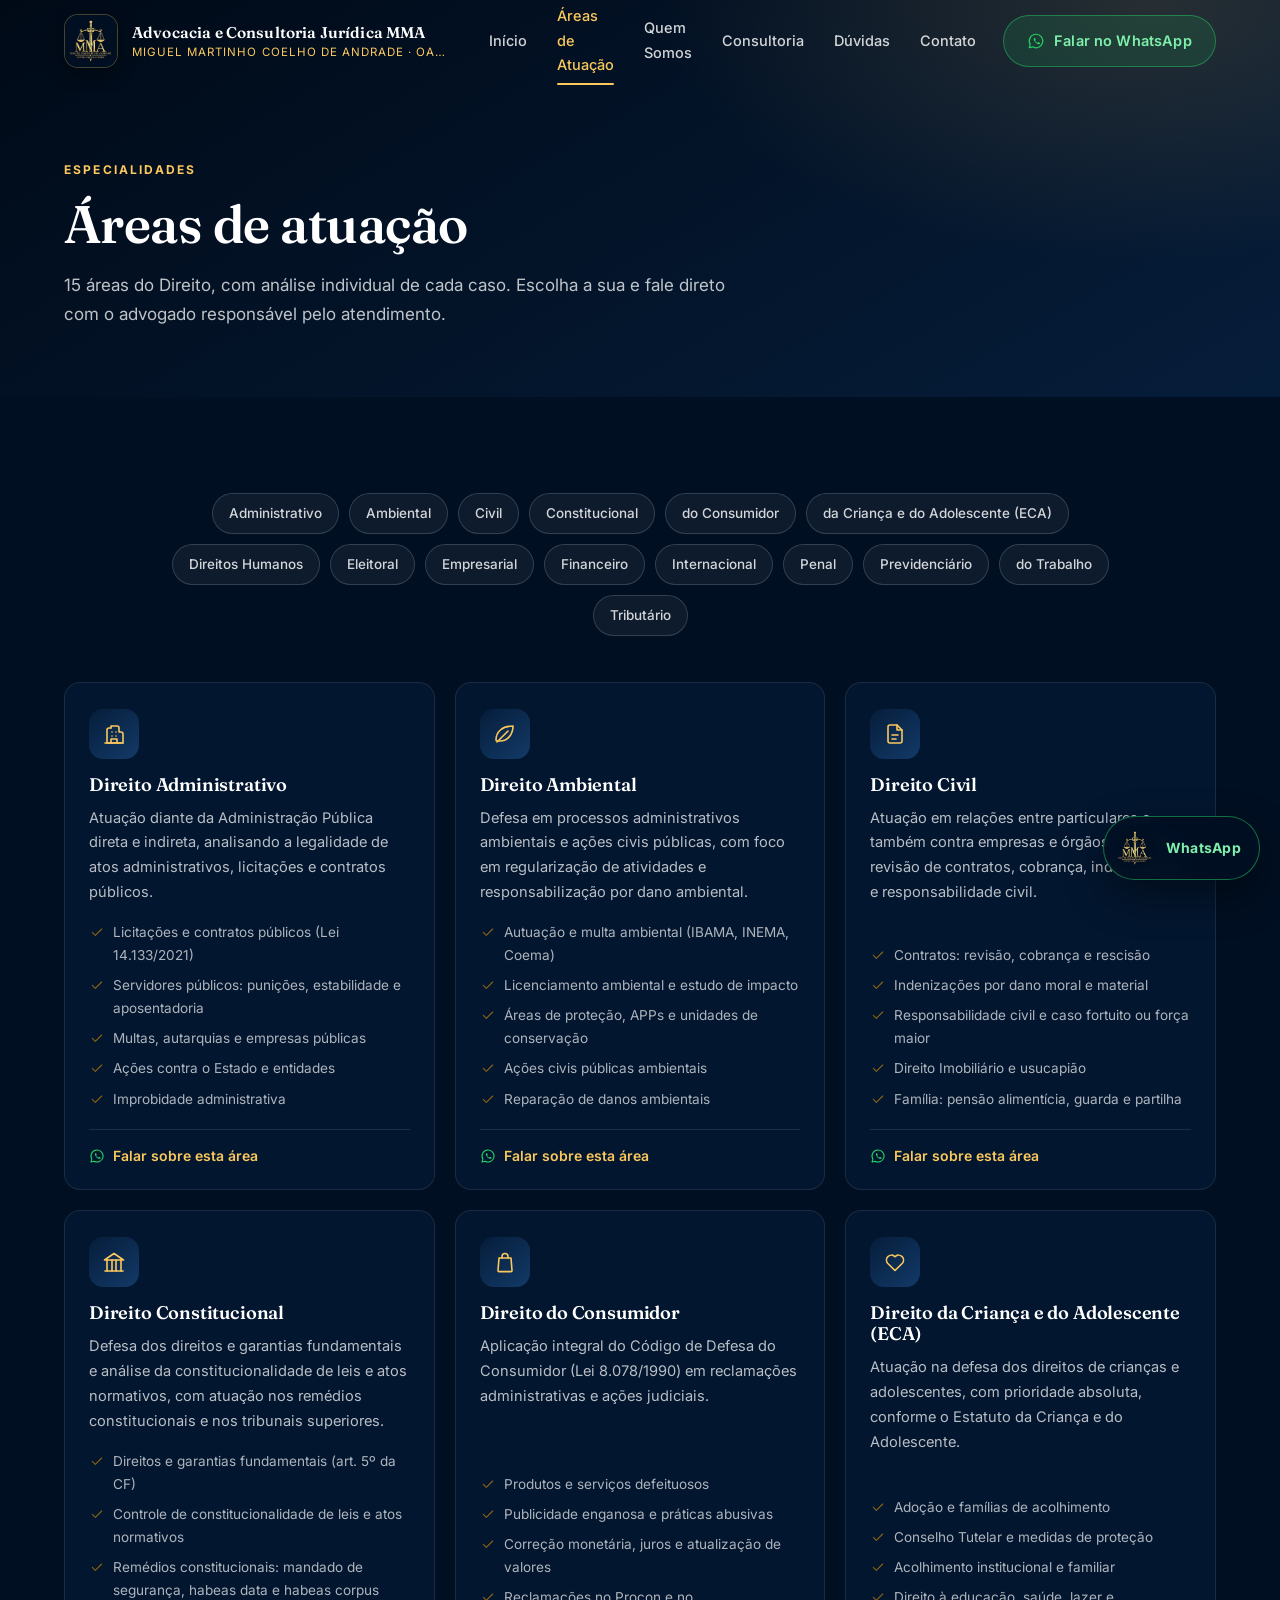
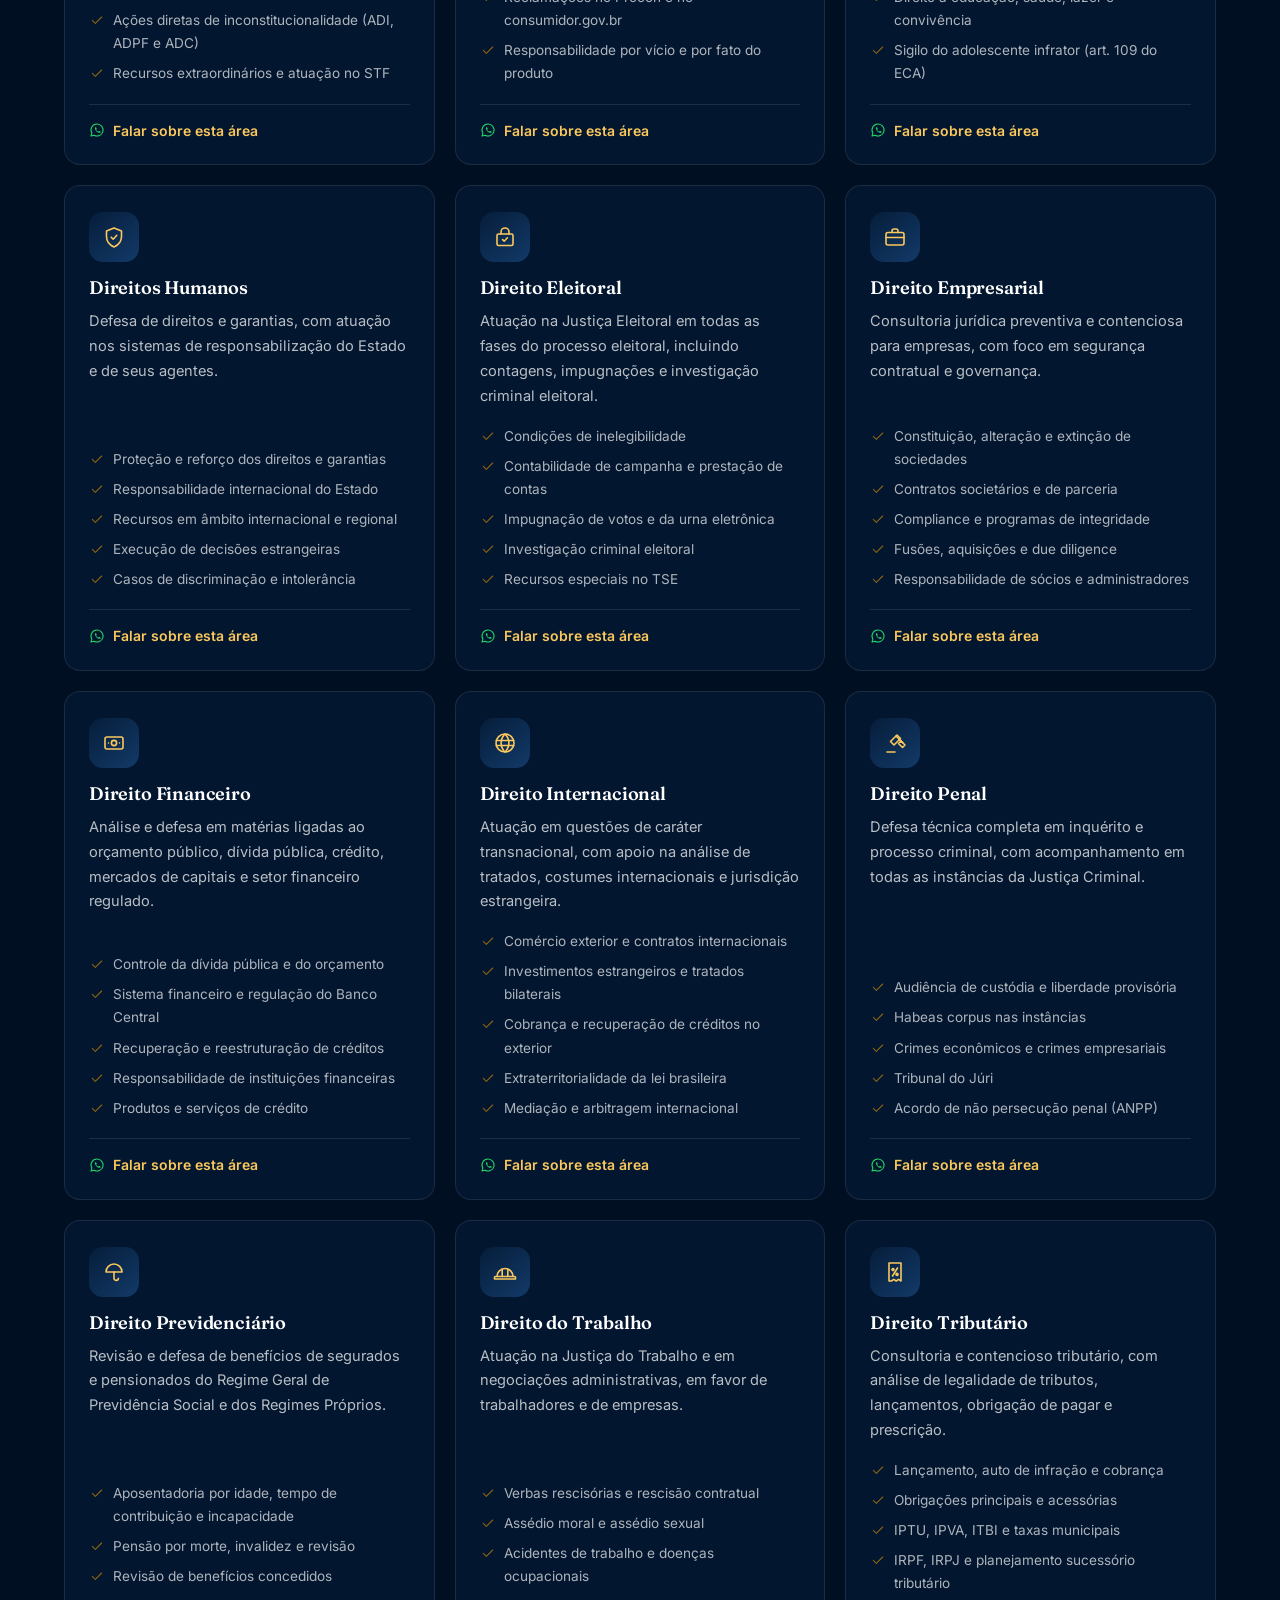
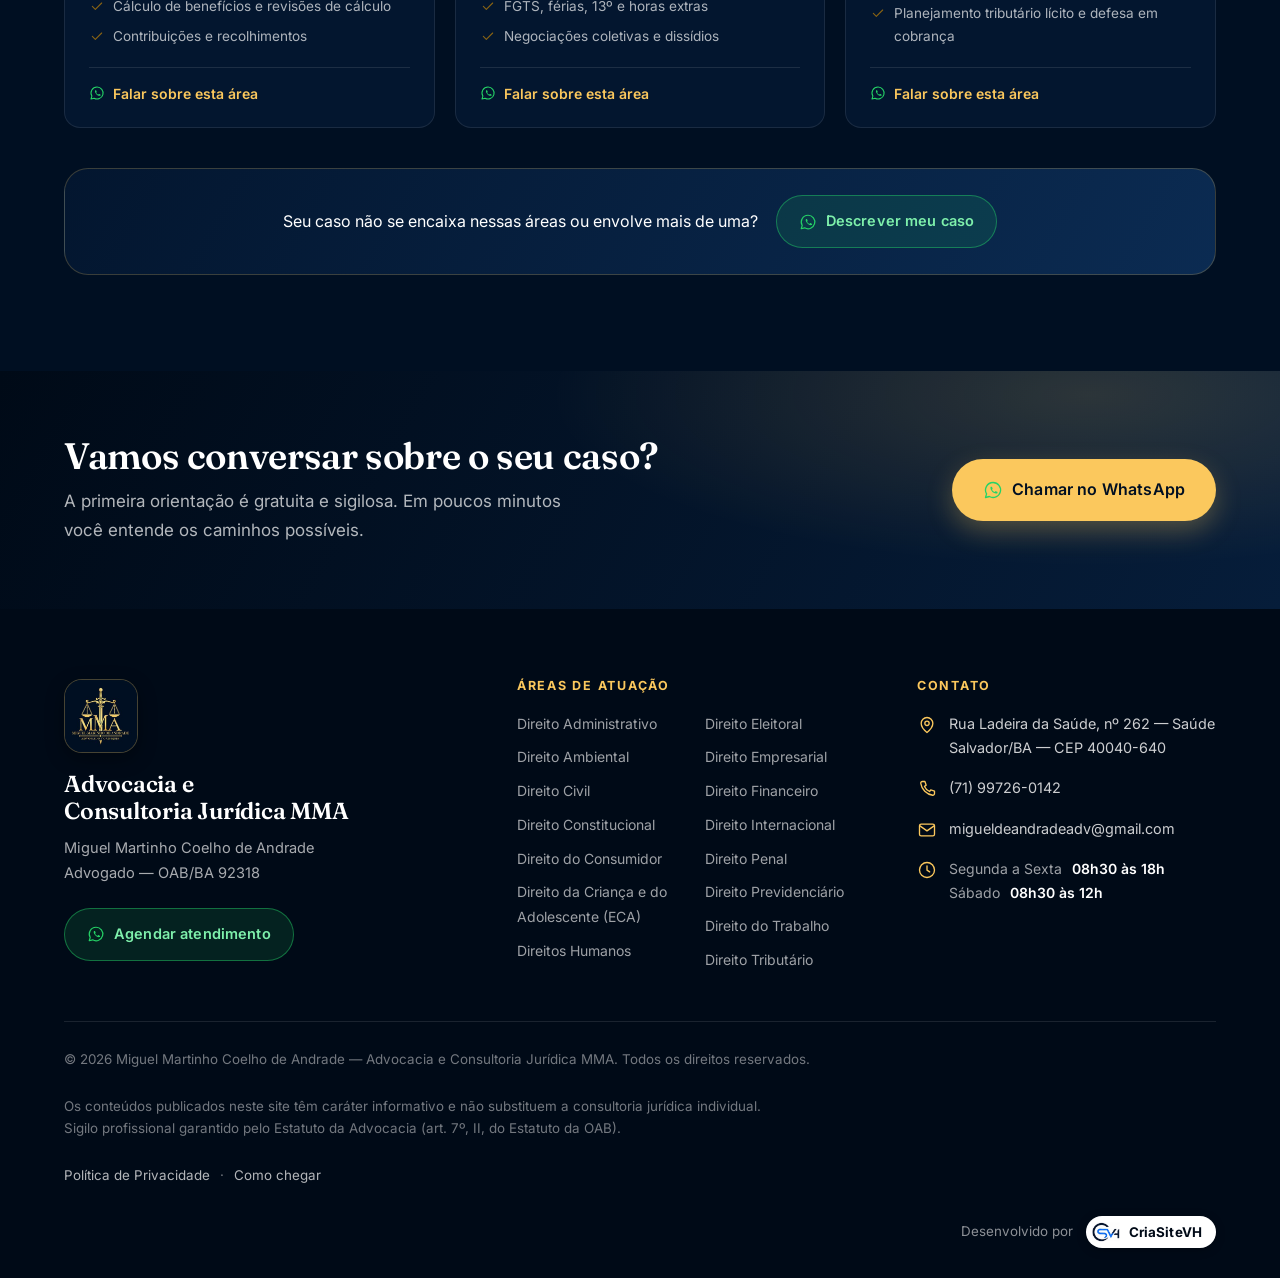
<file: areas.html>
<!DOCTYPE html>
<html lang="pt-BR">
<head>
<meta charset="utf-8">
<meta name="viewport" content="width=device-width, initial-scale=1, viewport-fit=cover">
<title>Áreas de Atuação | Advocacia e Consultoria Jurídica MMA</title>
<meta name="description" content="Atuação em 15 áreas do Direito: administrativo, ambiental, civil, constitucional, consumidor, ECA, direitos humanos, eleitoral, empresarial, financeiro, internacional, penal, previdenciário, trabalho e tributario.">
<meta name="author" content="Miguel Martinho Coelho de Andrade">
<meta name="robots" content="index, follow">
<link rel="canonical" href="https://www.advogadomma.com.br/areas.html">
<meta property="og:type" content="website">
<meta property="og:locale" content="pt_BR">
<meta property="og:site_name" content="Advocacia e Consultoria Jurídica MMA">
<meta property="og:title" content="Áreas de Atuação | Advocacia e Consultoria Jurídica MMA">
<meta property="og:description" content="Atuação em 15 áreas do Direito: administrativo, ambiental, civil, constitucional, consumidor, ECA, direitos humanos, eleitoral, empresarial, financeiro, internacional, penal, previdenciário, trabalho e tributario.">
<meta property="og:url" content="https://www.advogadomma.com.br/areas.html">
<meta property="og:image" content="https://www.advogadomma.com.br/assets/img/logo-mma-3x.png">
<meta name="twitter:card" content="summary_large_image">
<meta name="theme-color" content="#000F22">
<link rel="icon" href="assets/img/favicon-32.png" sizes="32x32">
<link rel="icon" href="assets/img/favicon.png" sizes="96x96">
<link rel="apple-touch-icon" href="assets/img/apple-touch-icon.png">
<link rel="manifest" href="site.webmanifest">
<link rel="preconnect" href="https://fonts.googleapis.com">
<link rel="preconnect" href="https://fonts.gstatic.com" crossorigin>
<link href="https://fonts.googleapis.com/css2?family=Fraunces:opsz,wght@9..144,400;9..144,600;9..144,700&family=Inter:wght@400;500;600;700&display=swap" rel="stylesheet">
<link rel="stylesheet" href="assets/css/styles.css?v=1790961223">
<script type="application/ld+json">
{
  "@context": "https://schema.org",
  "@type": "LegalService",
  "name": "Advocacia e Consultoria Jurídica MMA",
  "url": "https://www.advogadomma.com.br/",
  "logo": "https://www.advogadomma.com.br/assets/img/logo-mma-3x.png",
  "image": "https://www.advogadomma.com.br/assets/img/logo-mma-3x.png",
  "description": "Advocacia e Consultoria Jurídica MMA — atuação em 15 áreas do Direito em Salvador/BA e atendimento remoto. Consulta inicial gratuita, sigilosa e feita diretamente pelo advogado.",
  "founder": {
    "@type": "Person",
    "name": "Miguel Martinho Coelho de Andrade",
    "jobTitle": "Advogado"
  },
  "address": {
    "@type": "PostalAddress",
    "streetAddress": "Rua Ladeira da Saúde, nº 262 — Saúde",
    "addressLocality": "Salvador",
    "addressRegion": "BA",
    "postalCode": "40040-640",
    "addressCountry": "BR"
  },
  "telephone": "(71) 99726-0142",
  "email": "migueldeandradeadv@gmail.com",
  "areaServed": "BR",
  "priceRange": "Sob consulta",
  "openingHoursSpecification": [
    {
      "@type": "OpeningHoursSpecification",
      "dayOfWeek": [
        "Monday",
        "Tuesday",
        "Wednesday",
        "Thursday",
        "Friday"
      ],
      "opens": "08:30",
      "closes": "18:00"
    },
    {
      "@type": "OpeningHoursSpecification",
      "dayOfWeek": "Saturday",
      "opens": "08:30",
      "closes": "12:00"
    }
  ],
  "hasOfferCatalog": {
    "@type": "OfferCatalog",
    "name": "Áreas de atuação",
    "itemListElement": [
      {
        "@type": "Offer",
        "itemOffered": {
          "@type": "Service",
          "name": "Direito Administrativo"
        }
      },
      {
        "@type": "Offer",
        "itemOffered": {
          "@type": "Service",
          "name": "Direito Ambiental"
        }
      },
      {
        "@type": "Offer",
        "itemOffered": {
          "@type": "Service",
          "name": "Direito Civil"
        }
      },
      {
        "@type": "Offer",
        "itemOffered": {
          "@type": "Service",
          "name": "Direito Constitucional"
        }
      },
      {
        "@type": "Offer",
        "itemOffered": {
          "@type": "Service",
          "name": "Direito do Consumidor"
        }
      },
      {
        "@type": "Offer",
        "itemOffered": {
          "@type": "Service",
          "name": "Direito da Criança e do Adolescente (ECA)"
        }
      },
      {
        "@type": "Offer",
        "itemOffered": {
          "@type": "Service",
          "name": "Direitos Humanos"
        }
      },
      {
        "@type": "Offer",
        "itemOffered": {
          "@type": "Service",
          "name": "Direito Eleitoral"
        }
      },
      {
        "@type": "Offer",
        "itemOffered": {
          "@type": "Service",
          "name": "Direito Empresarial"
        }
      },
      {
        "@type": "Offer",
        "itemOffered": {
          "@type": "Service",
          "name": "Direito Financeiro"
        }
      },
      {
        "@type": "Offer",
        "itemOffered": {
          "@type": "Service",
          "name": "Direito Internacional"
        }
      },
      {
        "@type": "Offer",
        "itemOffered": {
          "@type": "Service",
          "name": "Direito Penal"
        }
      },
      {
        "@type": "Offer",
        "itemOffered": {
          "@type": "Service",
          "name": "Direito Previdenciário"
        }
      },
      {
        "@type": "Offer",
        "itemOffered": {
          "@type": "Service",
          "name": "Direito do Trabalho"
        }
      },
      {
        "@type": "Offer",
        "itemOffered": {
          "@type": "Service",
          "name": "Direito Tributário"
        }
      }
    ]
  }
}
</script>
</head>
<body>
<a class="skip-link" href="#conteudo">Pular para o conteúdo</a>

<header class="site-header" id="siteHeader">
  <div class="container site-header__inner">
    <a class="brand" href="index.html" aria-label="Advocacia e Consultoria Jurídica MMA — início">
      <span class="brand__mark"><img src="assets/img/logo-mma-3x.png" width="181" height="180" alt="Logomarca MMA"></span>
      <span class="brand__text">
        <strong>Advocacia e Consultoria Jurídica MMA</strong>
        <span>Miguel Martinho Coelho de Andrade · OAB/BA 92318</span>
      </span>
    </a>
    <nav class="nav" id="mainNav" aria-label="Navegação principal">
        <a class="nav__link" href="index.html#inicio">Início</a>
        <a class="nav__link is-active" href="index.html#areas">Áreas de Atuação</a>
        <a class="nav__link" href="index.html#sobre">Quem Somos</a>
        <a class="nav__link" href="index.html#servicos">Consultoria</a>
        <a class="nav__link" href="index.html#faq">Dúvidas</a>
        <a class="nav__link" href="index.html#contato">Contato</a>
      <a class="btn btn--wa btn--block nav__cta" href="https://wa.me/5571997260142?text=Ol%C3%A1%21%20Vim%20pelo%20site%20da%20Advocacia%20e%20Consultoria%20Jur%C3%ADdica%20MMA%20e%20gostaria%20de%20uma%20orienta%C3%A7%C3%A3o%20inicial." target="_blank" rel="noopener">
        <svg class="ico ico--wa" viewBox="0 0 24 24" width="18" height="18" fill="none" stroke="currentColor" stroke-width="1.6" stroke-linecap="round" stroke-linejoin="round" aria-hidden="true" focusable="false"><path d="M12 3a9 9 0 0 0-7.7 13.6L3 21l4.6-1.2A9 9 0 1 0 12 3Z"/><path d="M9.1 8.4c.2-.4.4-.4.6-.4h.5c.2 0 .4 0 .6.4l.7 1.7c.1.3 0 .5-.1.7l-.4.5c-.1.2-.3.4-.1.7a6 6 0 0 0 2.6 2.3c.3.2.5.1.7-.1l.5-.6c.2-.2.4-.3.7-.2l1.6.8c.3.1.4.3.4.5v.5c0 .4-.3.8-.7.9-1 .4-2.2.2-3.4-.4a9.4 9.4 0 0 1-4-4.3c-.5-1.3-.5-2.6 0-3.5Z" fill="currentColor" stroke="none"/></svg> Falar no WhatsApp
      </a>
    </nav>
    <button class="nav-toggle" id="navToggle" type="button" aria-label="Abrir menu" aria-expanded="false" aria-controls="mainNav">
      <span></span><span></span><span></span>
    </button>
  </div>
</header>
<div class="nav-backdrop" id="navBackdrop" hidden></div>

    <main id="conteudo">
      <section class="page-hero">
        <div class="container">
          <span class="eyebrow eyebrow--light">Especialidades</span>
          <h1>Áreas de atuação</h1>
          <p>15 áreas do Direito, com análise individual de cada caso. Escolha a sua e fale direto com o
             advogado responsável pelo atendimento.</p>
        </div>
      </section>

      <section class="section section--dark">
        <div class="container">
          <nav class="pills" aria-label="Ir para uma área de atuação">
        <a class="pill" href="#administrativo">Administrativo</a>
        <a class="pill" href="#ambiental">Ambiental</a>
        <a class="pill" href="#civil">Civil</a>
        <a class="pill" href="#constitucional">Constitucional</a>
        <a class="pill" href="#consumidor">do Consumidor</a>
        <a class="pill" href="#eca">da Criança e do Adolescente (ECA)</a>
        <a class="pill" href="#direitos-humanos">Direitos Humanos</a>
        <a class="pill" href="#eleitoral">Eleitoral</a>
        <a class="pill" href="#empresarial">Empresarial</a>
        <a class="pill" href="#financeiro">Financeiro</a>
        <a class="pill" href="#internacional">Internacional</a>
        <a class="pill" href="#penal">Penal</a>
        <a class="pill" href="#previdenciario">Previdenciário</a>
        <a class="pill" href="#trabalho">do Trabalho</a>
        <a class="pill" href="#tributario">Tributário</a>
          </nav>
          <div class="areas-grid areas-grid--full">
        <article class="area reveal" id="administrativo">
          <span class="area__icon"><svg class="ico" viewBox="0 0 24 24" width="24" height="24" fill="none" stroke="currentColor" stroke-width="1.6" stroke-linecap="round" stroke-linejoin="round" aria-hidden="true" focusable="false"><path d="M3 21h18"/><path d="M5 21V8a2 2 0 0 1 2-2h2M5 21h14"/><path d="M9 21v-4h6v4"/><path d="M9 6V4h6a2 2 0 0 1 2 2v4h2a2 2 0 0 1 2 2v9"/><path d="M10 10h.01M14 10h.01M10 14h.01M14 14h.01"/></svg></span>
          <h3 class="area__title">Direito Administrativo</h3>
          <p class="area__text">Atuação diante da Administração Pública direta e indireta, analisando a legalidade de atos administrativos, licitações e contratos públicos.</p>
<ul class="area__list"><li><svg class="ico ico--sm" viewBox="0 0 24 24" width="15" height="15" fill="none" stroke="currentColor" stroke-width="1.6" stroke-linecap="round" stroke-linejoin="round" aria-hidden="true" focusable="false"><path d="m5 12.5 4.5 4.5L19 7.5"/></svg>Licitações e contratos públicos (Lei 14.133/2021)</li><li><svg class="ico ico--sm" viewBox="0 0 24 24" width="15" height="15" fill="none" stroke="currentColor" stroke-width="1.6" stroke-linecap="round" stroke-linejoin="round" aria-hidden="true" focusable="false"><path d="m5 12.5 4.5 4.5L19 7.5"/></svg>Servidores públicos: punições, estabilidade e aposentadoria</li><li><svg class="ico ico--sm" viewBox="0 0 24 24" width="15" height="15" fill="none" stroke="currentColor" stroke-width="1.6" stroke-linecap="round" stroke-linejoin="round" aria-hidden="true" focusable="false"><path d="m5 12.5 4.5 4.5L19 7.5"/></svg>Multas, autarquias e empresas públicas</li><li><svg class="ico ico--sm" viewBox="0 0 24 24" width="15" height="15" fill="none" stroke="currentColor" stroke-width="1.6" stroke-linecap="round" stroke-linejoin="round" aria-hidden="true" focusable="false"><path d="m5 12.5 4.5 4.5L19 7.5"/></svg>Ações contra o Estado e entidades</li><li><svg class="ico ico--sm" viewBox="0 0 24 24" width="15" height="15" fill="none" stroke="currentColor" stroke-width="1.6" stroke-linecap="round" stroke-linejoin="round" aria-hidden="true" focusable="false"><path d="m5 12.5 4.5 4.5L19 7.5"/></svg>Improbidade administrativa</li></ul>          <a class="area__link" href="https://wa.me/5571997260142?text=Ol%C3%A1%21%20Vim%20pelo%20site%20da%20Advocacia%20e%20Consultoria%20Jur%C3%ADdica%20MMA%20e%20gostaria%20de%20falar%20sobre%20a%20%C3%A1rea%20de%20Direito%20Administrativo." target="_blank" rel="noopener">
            <svg class="ico ico--sm ico--wa" viewBox="0 0 24 24" width="16" height="16" fill="none" stroke="currentColor" stroke-width="1.6" stroke-linecap="round" stroke-linejoin="round" aria-hidden="true" focusable="false"><path d="M12 3a9 9 0 0 0-7.7 13.6L3 21l4.6-1.2A9 9 0 1 0 12 3Z"/><path d="M9.1 8.4c.2-.4.4-.4.6-.4h.5c.2 0 .4 0 .6.4l.7 1.7c.1.3 0 .5-.1.7l-.4.5c-.1.2-.3.4-.1.7a6 6 0 0 0 2.6 2.3c.3.2.5.1.7-.1l.5-.6c.2-.2.4-.3.7-.2l1.6.8c.3.1.4.3.4.5v.5c0 .4-.3.8-.7.9-1 .4-2.2.2-3.4-.4a9.4 9.4 0 0 1-4-4.3c-.5-1.3-.5-2.6 0-3.5Z" fill="currentColor" stroke="none"/></svg> Falar sobre esta área
          </a>
        </article>

        <article class="area reveal" id="ambiental">
          <span class="area__icon"><svg class="ico" viewBox="0 0 24 24" width="24" height="24" fill="none" stroke="currentColor" stroke-width="1.6" stroke-linecap="round" stroke-linejoin="round" aria-hidden="true" focusable="false"><path d="M20 4c0 8-5 15-13 15H4a1 1 0 0 1-1-1C3 10 9 4 20 4Z"/><path d="M4 20 15 9"/></svg></span>
          <h3 class="area__title">Direito Ambiental</h3>
          <p class="area__text">Defesa em processos administrativos ambientais e ações civis públicas, com foco em regularização de atividades e responsabilização por dano ambiental.</p>
<ul class="area__list"><li><svg class="ico ico--sm" viewBox="0 0 24 24" width="15" height="15" fill="none" stroke="currentColor" stroke-width="1.6" stroke-linecap="round" stroke-linejoin="round" aria-hidden="true" focusable="false"><path d="m5 12.5 4.5 4.5L19 7.5"/></svg>Autuação e multa ambiental (IBAMA, INEMA, Coema)</li><li><svg class="ico ico--sm" viewBox="0 0 24 24" width="15" height="15" fill="none" stroke="currentColor" stroke-width="1.6" stroke-linecap="round" stroke-linejoin="round" aria-hidden="true" focusable="false"><path d="m5 12.5 4.5 4.5L19 7.5"/></svg>Licenciamento ambiental e estudo de impacto</li><li><svg class="ico ico--sm" viewBox="0 0 24 24" width="15" height="15" fill="none" stroke="currentColor" stroke-width="1.6" stroke-linecap="round" stroke-linejoin="round" aria-hidden="true" focusable="false"><path d="m5 12.5 4.5 4.5L19 7.5"/></svg>Áreas de proteção, APPs e unidades de conservação</li><li><svg class="ico ico--sm" viewBox="0 0 24 24" width="15" height="15" fill="none" stroke="currentColor" stroke-width="1.6" stroke-linecap="round" stroke-linejoin="round" aria-hidden="true" focusable="false"><path d="m5 12.5 4.5 4.5L19 7.5"/></svg>Ações civis públicas ambientais</li><li><svg class="ico ico--sm" viewBox="0 0 24 24" width="15" height="15" fill="none" stroke="currentColor" stroke-width="1.6" stroke-linecap="round" stroke-linejoin="round" aria-hidden="true" focusable="false"><path d="m5 12.5 4.5 4.5L19 7.5"/></svg>Reparação de danos ambientais</li></ul>          <a class="area__link" href="https://wa.me/5571997260142?text=Ol%C3%A1%21%20Vim%20pelo%20site%20da%20Advocacia%20e%20Consultoria%20Jur%C3%ADdica%20MMA%20e%20gostaria%20de%20falar%20sobre%20a%20%C3%A1rea%20de%20Direito%20Ambiental." target="_blank" rel="noopener">
            <svg class="ico ico--sm ico--wa" viewBox="0 0 24 24" width="16" height="16" fill="none" stroke="currentColor" stroke-width="1.6" stroke-linecap="round" stroke-linejoin="round" aria-hidden="true" focusable="false"><path d="M12 3a9 9 0 0 0-7.7 13.6L3 21l4.6-1.2A9 9 0 1 0 12 3Z"/><path d="M9.1 8.4c.2-.4.4-.4.6-.4h.5c.2 0 .4 0 .6.4l.7 1.7c.1.3 0 .5-.1.7l-.4.5c-.1.2-.3.4-.1.7a6 6 0 0 0 2.6 2.3c.3.2.5.1.7-.1l.5-.6c.2-.2.4-.3.7-.2l1.6.8c.3.1.4.3.4.5v.5c0 .4-.3.8-.7.9-1 .4-2.2.2-3.4-.4a9.4 9.4 0 0 1-4-4.3c-.5-1.3-.5-2.6 0-3.5Z" fill="currentColor" stroke="none"/></svg> Falar sobre esta área
          </a>
        </article>

        <article class="area reveal" id="civil">
          <span class="area__icon"><svg class="ico" viewBox="0 0 24 24" width="24" height="24" fill="none" stroke="currentColor" stroke-width="1.6" stroke-linecap="round" stroke-linejoin="round" aria-hidden="true" focusable="false"><path d="M14 3H7a2 2 0 0 0-2 2v14a2 2 0 0 0 2 2h10a2 2 0 0 0 2-2V8Z"/><path d="M14 3v5h5"/><path d="M9 13h6M9 17h4"/></svg></span>
          <h3 class="area__title">Direito Civil</h3>
          <p class="area__text">Atuação em relações entre particulares e também contra empresas e órgãos públicos: revisão de contratos, cobrança, indenizações e responsabilidade civil.</p>
<ul class="area__list"><li><svg class="ico ico--sm" viewBox="0 0 24 24" width="15" height="15" fill="none" stroke="currentColor" stroke-width="1.6" stroke-linecap="round" stroke-linejoin="round" aria-hidden="true" focusable="false"><path d="m5 12.5 4.5 4.5L19 7.5"/></svg>Contratos: revisão, cobrança e rescisão</li><li><svg class="ico ico--sm" viewBox="0 0 24 24" width="15" height="15" fill="none" stroke="currentColor" stroke-width="1.6" stroke-linecap="round" stroke-linejoin="round" aria-hidden="true" focusable="false"><path d="m5 12.5 4.5 4.5L19 7.5"/></svg>Indenizações por dano moral e material</li><li><svg class="ico ico--sm" viewBox="0 0 24 24" width="15" height="15" fill="none" stroke="currentColor" stroke-width="1.6" stroke-linecap="round" stroke-linejoin="round" aria-hidden="true" focusable="false"><path d="m5 12.5 4.5 4.5L19 7.5"/></svg>Responsabilidade civil e caso fortuito ou força maior</li><li><svg class="ico ico--sm" viewBox="0 0 24 24" width="15" height="15" fill="none" stroke="currentColor" stroke-width="1.6" stroke-linecap="round" stroke-linejoin="round" aria-hidden="true" focusable="false"><path d="m5 12.5 4.5 4.5L19 7.5"/></svg>Direito Imobiliário e usucapião</li><li><svg class="ico ico--sm" viewBox="0 0 24 24" width="15" height="15" fill="none" stroke="currentColor" stroke-width="1.6" stroke-linecap="round" stroke-linejoin="round" aria-hidden="true" focusable="false"><path d="m5 12.5 4.5 4.5L19 7.5"/></svg>Família: pensão alimentícia, guarda e partilha</li></ul>          <a class="area__link" href="https://wa.me/5571997260142?text=Ol%C3%A1%21%20Vim%20pelo%20site%20da%20Advocacia%20e%20Consultoria%20Jur%C3%ADdica%20MMA%20e%20gostaria%20de%20falar%20sobre%20a%20%C3%A1rea%20de%20Direito%20Civil." target="_blank" rel="noopener">
            <svg class="ico ico--sm ico--wa" viewBox="0 0 24 24" width="16" height="16" fill="none" stroke="currentColor" stroke-width="1.6" stroke-linecap="round" stroke-linejoin="round" aria-hidden="true" focusable="false"><path d="M12 3a9 9 0 0 0-7.7 13.6L3 21l4.6-1.2A9 9 0 1 0 12 3Z"/><path d="M9.1 8.4c.2-.4.4-.4.6-.4h.5c.2 0 .4 0 .6.4l.7 1.7c.1.3 0 .5-.1.7l-.4.5c-.1.2-.3.4-.1.7a6 6 0 0 0 2.6 2.3c.3.2.5.1.7-.1l.5-.6c.2-.2.4-.3.7-.2l1.6.8c.3.1.4.3.4.5v.5c0 .4-.3.8-.7.9-1 .4-2.2.2-3.4-.4a9.4 9.4 0 0 1-4-4.3c-.5-1.3-.5-2.6 0-3.5Z" fill="currentColor" stroke="none"/></svg> Falar sobre esta área
          </a>
        </article>

        <article class="area reveal" id="constitucional">
          <span class="area__icon"><svg class="ico" viewBox="0 0 24 24" width="24" height="24" fill="none" stroke="currentColor" stroke-width="1.6" stroke-linecap="round" stroke-linejoin="round" aria-hidden="true" focusable="false"><path d="M3 21h18"/><path d="M5 21V10M10 21V10M14 21V10M19 21V10"/><path d="M2.5 10 12 3.5 21.5 10Z"/></svg></span>
          <h3 class="area__title">Direito Constitucional</h3>
          <p class="area__text">Defesa dos direitos e garantias fundamentais e análise da constitucionalidade de leis e atos normativos, com atuação nos remédios constitucionais e nos tribunais superiores.</p>
<ul class="area__list"><li><svg class="ico ico--sm" viewBox="0 0 24 24" width="15" height="15" fill="none" stroke="currentColor" stroke-width="1.6" stroke-linecap="round" stroke-linejoin="round" aria-hidden="true" focusable="false"><path d="m5 12.5 4.5 4.5L19 7.5"/></svg>Direitos e garantias fundamentais (art. 5º da CF)</li><li><svg class="ico ico--sm" viewBox="0 0 24 24" width="15" height="15" fill="none" stroke="currentColor" stroke-width="1.6" stroke-linecap="round" stroke-linejoin="round" aria-hidden="true" focusable="false"><path d="m5 12.5 4.5 4.5L19 7.5"/></svg>Controle de constitucionalidade de leis e atos normativos</li><li><svg class="ico ico--sm" viewBox="0 0 24 24" width="15" height="15" fill="none" stroke="currentColor" stroke-width="1.6" stroke-linecap="round" stroke-linejoin="round" aria-hidden="true" focusable="false"><path d="m5 12.5 4.5 4.5L19 7.5"/></svg>Remédios constitucionais: mandado de segurança, habeas data e habeas corpus</li><li><svg class="ico ico--sm" viewBox="0 0 24 24" width="15" height="15" fill="none" stroke="currentColor" stroke-width="1.6" stroke-linecap="round" stroke-linejoin="round" aria-hidden="true" focusable="false"><path d="m5 12.5 4.5 4.5L19 7.5"/></svg>Ações diretas de inconstitucionalidade (ADI, ADPF e ADC)</li><li><svg class="ico ico--sm" viewBox="0 0 24 24" width="15" height="15" fill="none" stroke="currentColor" stroke-width="1.6" stroke-linecap="round" stroke-linejoin="round" aria-hidden="true" focusable="false"><path d="m5 12.5 4.5 4.5L19 7.5"/></svg>Recursos extraordinários e atuação no STF</li></ul>          <a class="area__link" href="https://wa.me/5571997260142?text=Ol%C3%A1%21%20Vim%20pelo%20site%20da%20Advocacia%20e%20Consultoria%20Jur%C3%ADdica%20MMA%20e%20gostaria%20de%20falar%20sobre%20a%20%C3%A1rea%20de%20Direito%20Constitucional." target="_blank" rel="noopener">
            <svg class="ico ico--sm ico--wa" viewBox="0 0 24 24" width="16" height="16" fill="none" stroke="currentColor" stroke-width="1.6" stroke-linecap="round" stroke-linejoin="round" aria-hidden="true" focusable="false"><path d="M12 3a9 9 0 0 0-7.7 13.6L3 21l4.6-1.2A9 9 0 1 0 12 3Z"/><path d="M9.1 8.4c.2-.4.4-.4.6-.4h.5c.2 0 .4 0 .6.4l.7 1.7c.1.3 0 .5-.1.7l-.4.5c-.1.2-.3.4-.1.7a6 6 0 0 0 2.6 2.3c.3.2.5.1.7-.1l.5-.6c.2-.2.4-.3.7-.2l1.6.8c.3.1.4.3.4.5v.5c0 .4-.3.8-.7.9-1 .4-2.2.2-3.4-.4a9.4 9.4 0 0 1-4-4.3c-.5-1.3-.5-2.6 0-3.5Z" fill="currentColor" stroke="none"/></svg> Falar sobre esta área
          </a>
        </article>

        <article class="area reveal" id="consumidor">
          <span class="area__icon"><svg class="ico" viewBox="0 0 24 24" width="24" height="24" fill="none" stroke="currentColor" stroke-width="1.6" stroke-linecap="round" stroke-linejoin="round" aria-hidden="true" focusable="false"><path d="M6 8h12l1 12.5a1 1 0 0 1-1 1.1H6a1 1 0 0 1-1-1.1Z"/><path d="M9 8V6.5a3 3 0 0 1 6 0V8"/></svg></span>
          <h3 class="area__title">Direito do Consumidor</h3>
          <p class="area__text">Aplicação integral do Código de Defesa do Consumidor (Lei 8.078/1990) em reclamações administrativas e ações judiciais.</p>
<ul class="area__list"><li><svg class="ico ico--sm" viewBox="0 0 24 24" width="15" height="15" fill="none" stroke="currentColor" stroke-width="1.6" stroke-linecap="round" stroke-linejoin="round" aria-hidden="true" focusable="false"><path d="m5 12.5 4.5 4.5L19 7.5"/></svg>Produtos e serviços defeituosos</li><li><svg class="ico ico--sm" viewBox="0 0 24 24" width="15" height="15" fill="none" stroke="currentColor" stroke-width="1.6" stroke-linecap="round" stroke-linejoin="round" aria-hidden="true" focusable="false"><path d="m5 12.5 4.5 4.5L19 7.5"/></svg>Publicidade enganosa e práticas abusivas</li><li><svg class="ico ico--sm" viewBox="0 0 24 24" width="15" height="15" fill="none" stroke="currentColor" stroke-width="1.6" stroke-linecap="round" stroke-linejoin="round" aria-hidden="true" focusable="false"><path d="m5 12.5 4.5 4.5L19 7.5"/></svg>Correção monetária, juros e atualização de valores</li><li><svg class="ico ico--sm" viewBox="0 0 24 24" width="15" height="15" fill="none" stroke="currentColor" stroke-width="1.6" stroke-linecap="round" stroke-linejoin="round" aria-hidden="true" focusable="false"><path d="m5 12.5 4.5 4.5L19 7.5"/></svg>Reclamações no Procon e no consumidor.gov.br</li><li><svg class="ico ico--sm" viewBox="0 0 24 24" width="15" height="15" fill="none" stroke="currentColor" stroke-width="1.6" stroke-linecap="round" stroke-linejoin="round" aria-hidden="true" focusable="false"><path d="m5 12.5 4.5 4.5L19 7.5"/></svg>Responsabilidade por vício e por fato do produto</li></ul>          <a class="area__link" href="https://wa.me/5571997260142?text=Ol%C3%A1%21%20Vim%20pelo%20site%20da%20Advocacia%20e%20Consultoria%20Jur%C3%ADdica%20MMA%20e%20gostaria%20de%20falar%20sobre%20a%20%C3%A1rea%20de%20Direito%20do%20Consumidor." target="_blank" rel="noopener">
            <svg class="ico ico--sm ico--wa" viewBox="0 0 24 24" width="16" height="16" fill="none" stroke="currentColor" stroke-width="1.6" stroke-linecap="round" stroke-linejoin="round" aria-hidden="true" focusable="false"><path d="M12 3a9 9 0 0 0-7.7 13.6L3 21l4.6-1.2A9 9 0 1 0 12 3Z"/><path d="M9.1 8.4c.2-.4.4-.4.6-.4h.5c.2 0 .4 0 .6.4l.7 1.7c.1.3 0 .5-.1.7l-.4.5c-.1.2-.3.4-.1.7a6 6 0 0 0 2.6 2.3c.3.2.5.1.7-.1l.5-.6c.2-.2.4-.3.7-.2l1.6.8c.3.1.4.3.4.5v.5c0 .4-.3.8-.7.9-1 .4-2.2.2-3.4-.4a9.4 9.4 0 0 1-4-4.3c-.5-1.3-.5-2.6 0-3.5Z" fill="currentColor" stroke="none"/></svg> Falar sobre esta área
          </a>
        </article>

        <article class="area reveal" id="eca">
          <span class="area__icon"><svg class="ico" viewBox="0 0 24 24" width="24" height="24" fill="none" stroke="currentColor" stroke-width="1.6" stroke-linecap="round" stroke-linejoin="round" aria-hidden="true" focusable="false"><path d="M12 20.5 4.6 13.2A4.9 4.9 0 0 1 11.5 6.3l.5.5.5-.5a4.9 4.9 0 0 1 6.9 6.9Z"/></svg></span>
          <h3 class="area__title">Direito da Criança e do Adolescente (ECA)</h3>
          <p class="area__text">Atuação na defesa dos direitos de crianças e adolescentes, com prioridade absoluta, conforme o Estatuto da Criança e do Adolescente.</p>
<ul class="area__list"><li><svg class="ico ico--sm" viewBox="0 0 24 24" width="15" height="15" fill="none" stroke="currentColor" stroke-width="1.6" stroke-linecap="round" stroke-linejoin="round" aria-hidden="true" focusable="false"><path d="m5 12.5 4.5 4.5L19 7.5"/></svg>Adoção e famílias de acolhimento</li><li><svg class="ico ico--sm" viewBox="0 0 24 24" width="15" height="15" fill="none" stroke="currentColor" stroke-width="1.6" stroke-linecap="round" stroke-linejoin="round" aria-hidden="true" focusable="false"><path d="m5 12.5 4.5 4.5L19 7.5"/></svg>Conselho Tutelar e medidas de proteção</li><li><svg class="ico ico--sm" viewBox="0 0 24 24" width="15" height="15" fill="none" stroke="currentColor" stroke-width="1.6" stroke-linecap="round" stroke-linejoin="round" aria-hidden="true" focusable="false"><path d="m5 12.5 4.5 4.5L19 7.5"/></svg>Acolhimento institucional e familiar</li><li><svg class="ico ico--sm" viewBox="0 0 24 24" width="15" height="15" fill="none" stroke="currentColor" stroke-width="1.6" stroke-linecap="round" stroke-linejoin="round" aria-hidden="true" focusable="false"><path d="m5 12.5 4.5 4.5L19 7.5"/></svg>Direito à educação, saúde, lazer e convivência</li><li><svg class="ico ico--sm" viewBox="0 0 24 24" width="15" height="15" fill="none" stroke="currentColor" stroke-width="1.6" stroke-linecap="round" stroke-linejoin="round" aria-hidden="true" focusable="false"><path d="m5 12.5 4.5 4.5L19 7.5"/></svg>Sigilo do adolescente infrator (art. 109 do ECA)</li></ul>          <a class="area__link" href="https://wa.me/5571997260142?text=Ol%C3%A1%21%20Vim%20pelo%20site%20da%20Advocacia%20e%20Consultoria%20Jur%C3%ADdica%20MMA%20e%20gostaria%20de%20falar%20sobre%20a%20%C3%A1rea%20de%20Direito%20da%20Crian%C3%A7a%20e%20do%20Adolescente%20%28ECA%29." target="_blank" rel="noopener">
            <svg class="ico ico--sm ico--wa" viewBox="0 0 24 24" width="16" height="16" fill="none" stroke="currentColor" stroke-width="1.6" stroke-linecap="round" stroke-linejoin="round" aria-hidden="true" focusable="false"><path d="M12 3a9 9 0 0 0-7.7 13.6L3 21l4.6-1.2A9 9 0 1 0 12 3Z"/><path d="M9.1 8.4c.2-.4.4-.4.6-.4h.5c.2 0 .4 0 .6.4l.7 1.7c.1.3 0 .5-.1.7l-.4.5c-.1.2-.3.4-.1.7a6 6 0 0 0 2.6 2.3c.3.2.5.1.7-.1l.5-.6c.2-.2.4-.3.7-.2l1.6.8c.3.1.4.3.4.5v.5c0 .4-.3.8-.7.9-1 .4-2.2.2-3.4-.4a9.4 9.4 0 0 1-4-4.3c-.5-1.3-.5-2.6 0-3.5Z" fill="currentColor" stroke="none"/></svg> Falar sobre esta área
          </a>
        </article>

        <article class="area reveal" id="direitos-humanos">
          <span class="area__icon"><svg class="ico" viewBox="0 0 24 24" width="24" height="24" fill="none" stroke="currentColor" stroke-width="1.6" stroke-linecap="round" stroke-linejoin="round" aria-hidden="true" focusable="false"><path d="M12 3l7.5 3v5.4c0 5-3.4 8.6-7.5 10.6-4.1-2-7.5-5.6-7.5-10.6V6Z"/><path d="m9.2 12.2 2 2 3.6-3.9"/></svg></span>
          <h3 class="area__title">Direitos Humanos</h3>
          <p class="area__text">Defesa de direitos e garantias, com atuação nos sistemas de responsabilização do Estado e de seus agentes.</p>
<ul class="area__list"><li><svg class="ico ico--sm" viewBox="0 0 24 24" width="15" height="15" fill="none" stroke="currentColor" stroke-width="1.6" stroke-linecap="round" stroke-linejoin="round" aria-hidden="true" focusable="false"><path d="m5 12.5 4.5 4.5L19 7.5"/></svg>Proteção e reforço dos direitos e garantias</li><li><svg class="ico ico--sm" viewBox="0 0 24 24" width="15" height="15" fill="none" stroke="currentColor" stroke-width="1.6" stroke-linecap="round" stroke-linejoin="round" aria-hidden="true" focusable="false"><path d="m5 12.5 4.5 4.5L19 7.5"/></svg>Responsabilidade internacional do Estado</li><li><svg class="ico ico--sm" viewBox="0 0 24 24" width="15" height="15" fill="none" stroke="currentColor" stroke-width="1.6" stroke-linecap="round" stroke-linejoin="round" aria-hidden="true" focusable="false"><path d="m5 12.5 4.5 4.5L19 7.5"/></svg>Recursos em âmbito internacional e regional</li><li><svg class="ico ico--sm" viewBox="0 0 24 24" width="15" height="15" fill="none" stroke="currentColor" stroke-width="1.6" stroke-linecap="round" stroke-linejoin="round" aria-hidden="true" focusable="false"><path d="m5 12.5 4.5 4.5L19 7.5"/></svg>Execução de decisões estrangeiras</li><li><svg class="ico ico--sm" viewBox="0 0 24 24" width="15" height="15" fill="none" stroke="currentColor" stroke-width="1.6" stroke-linecap="round" stroke-linejoin="round" aria-hidden="true" focusable="false"><path d="m5 12.5 4.5 4.5L19 7.5"/></svg>Casos de discriminação e intolerância</li></ul>          <a class="area__link" href="https://wa.me/5571997260142?text=Ol%C3%A1%21%20Vim%20pelo%20site%20da%20Advocacia%20e%20Consultoria%20Jur%C3%ADdica%20MMA%20e%20gostaria%20de%20falar%20sobre%20a%20%C3%A1rea%20de%20Direitos%20Humanos." target="_blank" rel="noopener">
            <svg class="ico ico--sm ico--wa" viewBox="0 0 24 24" width="16" height="16" fill="none" stroke="currentColor" stroke-width="1.6" stroke-linecap="round" stroke-linejoin="round" aria-hidden="true" focusable="false"><path d="M12 3a9 9 0 0 0-7.7 13.6L3 21l4.6-1.2A9 9 0 1 0 12 3Z"/><path d="M9.1 8.4c.2-.4.4-.4.6-.4h.5c.2 0 .4 0 .6.4l.7 1.7c.1.3 0 .5-.1.7l-.4.5c-.1.2-.3.4-.1.7a6 6 0 0 0 2.6 2.3c.3.2.5.1.7-.1l.5-.6c.2-.2.4-.3.7-.2l1.6.8c.3.1.4.3.4.5v.5c0 .4-.3.8-.7.9-1 .4-2.2.2-3.4-.4a9.4 9.4 0 0 1-4-4.3c-.5-1.3-.5-2.6 0-3.5Z" fill="currentColor" stroke="none"/></svg> Falar sobre esta área
          </a>
        </article>

        <article class="area reveal" id="eleitoral">
          <span class="area__icon"><svg class="ico" viewBox="0 0 24 24" width="24" height="24" fill="none" stroke="currentColor" stroke-width="1.6" stroke-linecap="round" stroke-linejoin="round" aria-hidden="true" focusable="false"><rect x="4" y="9" width="16" height="11.5" rx="1.6"/><path d="M8 9V7a4 4 0 0 1 8 0v2"/><path d="M9.6 14.6l1.6 1.6 3.2-3.4"/></svg></span>
          <h3 class="area__title">Direito Eleitoral</h3>
          <p class="area__text">Atuação na Justiça Eleitoral em todas as fases do processo eleitoral, incluindo contagens, impugnações e investigação criminal eleitoral.</p>
<ul class="area__list"><li><svg class="ico ico--sm" viewBox="0 0 24 24" width="15" height="15" fill="none" stroke="currentColor" stroke-width="1.6" stroke-linecap="round" stroke-linejoin="round" aria-hidden="true" focusable="false"><path d="m5 12.5 4.5 4.5L19 7.5"/></svg>Condições de inelegibilidade</li><li><svg class="ico ico--sm" viewBox="0 0 24 24" width="15" height="15" fill="none" stroke="currentColor" stroke-width="1.6" stroke-linecap="round" stroke-linejoin="round" aria-hidden="true" focusable="false"><path d="m5 12.5 4.5 4.5L19 7.5"/></svg>Contabilidade de campanha e prestação de contas</li><li><svg class="ico ico--sm" viewBox="0 0 24 24" width="15" height="15" fill="none" stroke="currentColor" stroke-width="1.6" stroke-linecap="round" stroke-linejoin="round" aria-hidden="true" focusable="false"><path d="m5 12.5 4.5 4.5L19 7.5"/></svg>Impugnação de votos e da urna eletrônica</li><li><svg class="ico ico--sm" viewBox="0 0 24 24" width="15" height="15" fill="none" stroke="currentColor" stroke-width="1.6" stroke-linecap="round" stroke-linejoin="round" aria-hidden="true" focusable="false"><path d="m5 12.5 4.5 4.5L19 7.5"/></svg>Investigação criminal eleitoral</li><li><svg class="ico ico--sm" viewBox="0 0 24 24" width="15" height="15" fill="none" stroke="currentColor" stroke-width="1.6" stroke-linecap="round" stroke-linejoin="round" aria-hidden="true" focusable="false"><path d="m5 12.5 4.5 4.5L19 7.5"/></svg>Recursos especiais no TSE</li></ul>          <a class="area__link" href="https://wa.me/5571997260142?text=Ol%C3%A1%21%20Vim%20pelo%20site%20da%20Advocacia%20e%20Consultoria%20Jur%C3%ADdica%20MMA%20e%20gostaria%20de%20falar%20sobre%20a%20%C3%A1rea%20de%20Direito%20Eleitoral." target="_blank" rel="noopener">
            <svg class="ico ico--sm ico--wa" viewBox="0 0 24 24" width="16" height="16" fill="none" stroke="currentColor" stroke-width="1.6" stroke-linecap="round" stroke-linejoin="round" aria-hidden="true" focusable="false"><path d="M12 3a9 9 0 0 0-7.7 13.6L3 21l4.6-1.2A9 9 0 1 0 12 3Z"/><path d="M9.1 8.4c.2-.4.4-.4.6-.4h.5c.2 0 .4 0 .6.4l.7 1.7c.1.3 0 .5-.1.7l-.4.5c-.1.2-.3.4-.1.7a6 6 0 0 0 2.6 2.3c.3.2.5.1.7-.1l.5-.6c.2-.2.4-.3.7-.2l1.6.8c.3.1.4.3.4.5v.5c0 .4-.3.8-.7.9-1 .4-2.2.2-3.4-.4a9.4 9.4 0 0 1-4-4.3c-.5-1.3-.5-2.6 0-3.5Z" fill="currentColor" stroke="none"/></svg> Falar sobre esta área
          </a>
        </article>

        <article class="area reveal" id="empresarial">
          <span class="area__icon"><svg class="ico" viewBox="0 0 24 24" width="24" height="24" fill="none" stroke="currentColor" stroke-width="1.6" stroke-linecap="round" stroke-linejoin="round" aria-hidden="true" focusable="false"><rect x="3" y="7.5" width="18" height="12.5" rx="2"/><path d="M9 7.5V6a2 2 0 0 1 2-2h2a2 2 0 0 1 2 2v1.5"/><path d="M3 12.5h18"/></svg></span>
          <h3 class="area__title">Direito Empresarial</h3>
          <p class="area__text">Consultoria jurídica preventiva e contenciosa para empresas, com foco em segurança contratual e governança.</p>
<ul class="area__list"><li><svg class="ico ico--sm" viewBox="0 0 24 24" width="15" height="15" fill="none" stroke="currentColor" stroke-width="1.6" stroke-linecap="round" stroke-linejoin="round" aria-hidden="true" focusable="false"><path d="m5 12.5 4.5 4.5L19 7.5"/></svg>Constituição, alteração e extinção de sociedades</li><li><svg class="ico ico--sm" viewBox="0 0 24 24" width="15" height="15" fill="none" stroke="currentColor" stroke-width="1.6" stroke-linecap="round" stroke-linejoin="round" aria-hidden="true" focusable="false"><path d="m5 12.5 4.5 4.5L19 7.5"/></svg>Contratos societários e de parceria</li><li><svg class="ico ico--sm" viewBox="0 0 24 24" width="15" height="15" fill="none" stroke="currentColor" stroke-width="1.6" stroke-linecap="round" stroke-linejoin="round" aria-hidden="true" focusable="false"><path d="m5 12.5 4.5 4.5L19 7.5"/></svg>Compliance e programas de integridade</li><li><svg class="ico ico--sm" viewBox="0 0 24 24" width="15" height="15" fill="none" stroke="currentColor" stroke-width="1.6" stroke-linecap="round" stroke-linejoin="round" aria-hidden="true" focusable="false"><path d="m5 12.5 4.5 4.5L19 7.5"/></svg>Fusões, aquisições e due diligence</li><li><svg class="ico ico--sm" viewBox="0 0 24 24" width="15" height="15" fill="none" stroke="currentColor" stroke-width="1.6" stroke-linecap="round" stroke-linejoin="round" aria-hidden="true" focusable="false"><path d="m5 12.5 4.5 4.5L19 7.5"/></svg>Responsabilidade de sócios e administradores</li></ul>          <a class="area__link" href="https://wa.me/5571997260142?text=Ol%C3%A1%21%20Vim%20pelo%20site%20da%20Advocacia%20e%20Consultoria%20Jur%C3%ADdica%20MMA%20e%20gostaria%20de%20falar%20sobre%20a%20%C3%A1rea%20de%20Direito%20Empresarial." target="_blank" rel="noopener">
            <svg class="ico ico--sm ico--wa" viewBox="0 0 24 24" width="16" height="16" fill="none" stroke="currentColor" stroke-width="1.6" stroke-linecap="round" stroke-linejoin="round" aria-hidden="true" focusable="false"><path d="M12 3a9 9 0 0 0-7.7 13.6L3 21l4.6-1.2A9 9 0 1 0 12 3Z"/><path d="M9.1 8.4c.2-.4.4-.4.6-.4h.5c.2 0 .4 0 .6.4l.7 1.7c.1.3 0 .5-.1.7l-.4.5c-.1.2-.3.4-.1.7a6 6 0 0 0 2.6 2.3c.3.2.5.1.7-.1l.5-.6c.2-.2.4-.3.7-.2l1.6.8c.3.1.4.3.4.5v.5c0 .4-.3.8-.7.9-1 .4-2.2.2-3.4-.4a9.4 9.4 0 0 1-4-4.3c-.5-1.3-.5-2.6 0-3.5Z" fill="currentColor" stroke="none"/></svg> Falar sobre esta área
          </a>
        </article>

        <article class="area reveal" id="financeiro">
          <span class="area__icon"><svg class="ico" viewBox="0 0 24 24" width="24" height="24" fill="none" stroke="currentColor" stroke-width="1.6" stroke-linecap="round" stroke-linejoin="round" aria-hidden="true" focusable="false"><rect x="3" y="6" width="18" height="12" rx="2"/><circle cx="12" cy="12" r="2.6"/><path d="M6.5 12h.01M17.5 12h.01"/></svg></span>
          <h3 class="area__title">Direito Financeiro</h3>
          <p class="area__text">Análise e defesa em matérias ligadas ao orçamento público, dívida pública, crédito, mercados de capitais e setor financeiro regulado.</p>
<ul class="area__list"><li><svg class="ico ico--sm" viewBox="0 0 24 24" width="15" height="15" fill="none" stroke="currentColor" stroke-width="1.6" stroke-linecap="round" stroke-linejoin="round" aria-hidden="true" focusable="false"><path d="m5 12.5 4.5 4.5L19 7.5"/></svg>Controle da dívida pública e do orçamento</li><li><svg class="ico ico--sm" viewBox="0 0 24 24" width="15" height="15" fill="none" stroke="currentColor" stroke-width="1.6" stroke-linecap="round" stroke-linejoin="round" aria-hidden="true" focusable="false"><path d="m5 12.5 4.5 4.5L19 7.5"/></svg>Sistema financeiro e regulação do Banco Central</li><li><svg class="ico ico--sm" viewBox="0 0 24 24" width="15" height="15" fill="none" stroke="currentColor" stroke-width="1.6" stroke-linecap="round" stroke-linejoin="round" aria-hidden="true" focusable="false"><path d="m5 12.5 4.5 4.5L19 7.5"/></svg>Recuperação e reestruturação de créditos</li><li><svg class="ico ico--sm" viewBox="0 0 24 24" width="15" height="15" fill="none" stroke="currentColor" stroke-width="1.6" stroke-linecap="round" stroke-linejoin="round" aria-hidden="true" focusable="false"><path d="m5 12.5 4.5 4.5L19 7.5"/></svg>Responsabilidade de instituições financeiras</li><li><svg class="ico ico--sm" viewBox="0 0 24 24" width="15" height="15" fill="none" stroke="currentColor" stroke-width="1.6" stroke-linecap="round" stroke-linejoin="round" aria-hidden="true" focusable="false"><path d="m5 12.5 4.5 4.5L19 7.5"/></svg>Produtos e serviços de crédito</li></ul>          <a class="area__link" href="https://wa.me/5571997260142?text=Ol%C3%A1%21%20Vim%20pelo%20site%20da%20Advocacia%20e%20Consultoria%20Jur%C3%ADdica%20MMA%20e%20gostaria%20de%20falar%20sobre%20a%20%C3%A1rea%20de%20Direito%20Financeiro." target="_blank" rel="noopener">
            <svg class="ico ico--sm ico--wa" viewBox="0 0 24 24" width="16" height="16" fill="none" stroke="currentColor" stroke-width="1.6" stroke-linecap="round" stroke-linejoin="round" aria-hidden="true" focusable="false"><path d="M12 3a9 9 0 0 0-7.7 13.6L3 21l4.6-1.2A9 9 0 1 0 12 3Z"/><path d="M9.1 8.4c.2-.4.4-.4.6-.4h.5c.2 0 .4 0 .6.4l.7 1.7c.1.3 0 .5-.1.7l-.4.5c-.1.2-.3.4-.1.7a6 6 0 0 0 2.6 2.3c.3.2.5.1.7-.1l.5-.6c.2-.2.4-.3.7-.2l1.6.8c.3.1.4.3.4.5v.5c0 .4-.3.8-.7.9-1 .4-2.2.2-3.4-.4a9.4 9.4 0 0 1-4-4.3c-.5-1.3-.5-2.6 0-3.5Z" fill="currentColor" stroke="none"/></svg> Falar sobre esta área
          </a>
        </article>

        <article class="area reveal" id="internacional">
          <span class="area__icon"><svg class="ico" viewBox="0 0 24 24" width="24" height="24" fill="none" stroke="currentColor" stroke-width="1.6" stroke-linecap="round" stroke-linejoin="round" aria-hidden="true" focusable="false"><circle cx="12" cy="12" r="9"/><path d="M3.2 9.5h17.6M3.2 14.5h17.6"/><path d="M12 3c2.6 2.6 3.9 5.7 3.9 9S14.6 18.4 12 21c-2.6-2.6-3.9-5.7-3.9-9S9.4 5.6 12 3Z"/></svg></span>
          <h3 class="area__title">Direito Internacional</h3>
          <p class="area__text">Atuação em questões de caráter transnacional, com apoio na análise de tratados, costumes internacionais e jurisdição estrangeira.</p>
<ul class="area__list"><li><svg class="ico ico--sm" viewBox="0 0 24 24" width="15" height="15" fill="none" stroke="currentColor" stroke-width="1.6" stroke-linecap="round" stroke-linejoin="round" aria-hidden="true" focusable="false"><path d="m5 12.5 4.5 4.5L19 7.5"/></svg>Comércio exterior e contratos internacionais</li><li><svg class="ico ico--sm" viewBox="0 0 24 24" width="15" height="15" fill="none" stroke="currentColor" stroke-width="1.6" stroke-linecap="round" stroke-linejoin="round" aria-hidden="true" focusable="false"><path d="m5 12.5 4.5 4.5L19 7.5"/></svg>Investimentos estrangeiros e tratados bilaterais</li><li><svg class="ico ico--sm" viewBox="0 0 24 24" width="15" height="15" fill="none" stroke="currentColor" stroke-width="1.6" stroke-linecap="round" stroke-linejoin="round" aria-hidden="true" focusable="false"><path d="m5 12.5 4.5 4.5L19 7.5"/></svg>Cobrança e recuperação de créditos no exterior</li><li><svg class="ico ico--sm" viewBox="0 0 24 24" width="15" height="15" fill="none" stroke="currentColor" stroke-width="1.6" stroke-linecap="round" stroke-linejoin="round" aria-hidden="true" focusable="false"><path d="m5 12.5 4.5 4.5L19 7.5"/></svg>Extraterritorialidade da lei brasileira</li><li><svg class="ico ico--sm" viewBox="0 0 24 24" width="15" height="15" fill="none" stroke="currentColor" stroke-width="1.6" stroke-linecap="round" stroke-linejoin="round" aria-hidden="true" focusable="false"><path d="m5 12.5 4.5 4.5L19 7.5"/></svg>Mediação e arbitragem internacional</li></ul>          <a class="area__link" href="https://wa.me/5571997260142?text=Ol%C3%A1%21%20Vim%20pelo%20site%20da%20Advocacia%20e%20Consultoria%20Jur%C3%ADdica%20MMA%20e%20gostaria%20de%20falar%20sobre%20a%20%C3%A1rea%20de%20Direito%20Internacional." target="_blank" rel="noopener">
            <svg class="ico ico--sm ico--wa" viewBox="0 0 24 24" width="16" height="16" fill="none" stroke="currentColor" stroke-width="1.6" stroke-linecap="round" stroke-linejoin="round" aria-hidden="true" focusable="false"><path d="M12 3a9 9 0 0 0-7.7 13.6L3 21l4.6-1.2A9 9 0 1 0 12 3Z"/><path d="M9.1 8.4c.2-.4.4-.4.6-.4h.5c.2 0 .4 0 .6.4l.7 1.7c.1.3 0 .5-.1.7l-.4.5c-.1.2-.3.4-.1.7a6 6 0 0 0 2.6 2.3c.3.2.5.1.7-.1l.5-.6c.2-.2.4-.3.7-.2l1.6.8c.3.1.4.3.4.5v.5c0 .4-.3.8-.7.9-1 .4-2.2.2-3.4-.4a9.4 9.4 0 0 1-4-4.3c-.5-1.3-.5-2.6 0-3.5Z" fill="currentColor" stroke="none"/></svg> Falar sobre esta área
          </a>
        </article>

        <article class="area reveal" id="penal">
          <span class="area__icon"><svg class="ico" viewBox="0 0 24 24" width="24" height="24" fill="none" stroke="currentColor" stroke-width="1.6" stroke-linecap="round" stroke-linejoin="round" aria-hidden="true" focusable="false"><path d="M4 21h8"/><path d="m11 14-3.5-3.5L14 4l3.5 3.5Z"/><path d="m13 5 6 6"/><path d="M16.5 8.5 20 12"/><path d="m18 10 4 4-2.5 2.5-4-4Z"/></svg></span>
          <h3 class="area__title">Direito Penal</h3>
          <p class="area__text">Defesa técnica completa em inquérito e processo criminal, com acompanhamento em todas as instâncias da Justiça Criminal.</p>
<ul class="area__list"><li><svg class="ico ico--sm" viewBox="0 0 24 24" width="15" height="15" fill="none" stroke="currentColor" stroke-width="1.6" stroke-linecap="round" stroke-linejoin="round" aria-hidden="true" focusable="false"><path d="m5 12.5 4.5 4.5L19 7.5"/></svg>Audiência de custódia e liberdade provisória</li><li><svg class="ico ico--sm" viewBox="0 0 24 24" width="15" height="15" fill="none" stroke="currentColor" stroke-width="1.6" stroke-linecap="round" stroke-linejoin="round" aria-hidden="true" focusable="false"><path d="m5 12.5 4.5 4.5L19 7.5"/></svg>Habeas corpus nas instâncias</li><li><svg class="ico ico--sm" viewBox="0 0 24 24" width="15" height="15" fill="none" stroke="currentColor" stroke-width="1.6" stroke-linecap="round" stroke-linejoin="round" aria-hidden="true" focusable="false"><path d="m5 12.5 4.5 4.5L19 7.5"/></svg>Crimes econômicos e crimes empresariais</li><li><svg class="ico ico--sm" viewBox="0 0 24 24" width="15" height="15" fill="none" stroke="currentColor" stroke-width="1.6" stroke-linecap="round" stroke-linejoin="round" aria-hidden="true" focusable="false"><path d="m5 12.5 4.5 4.5L19 7.5"/></svg>Tribunal do Júri</li><li><svg class="ico ico--sm" viewBox="0 0 24 24" width="15" height="15" fill="none" stroke="currentColor" stroke-width="1.6" stroke-linecap="round" stroke-linejoin="round" aria-hidden="true" focusable="false"><path d="m5 12.5 4.5 4.5L19 7.5"/></svg>Acordo de não persecução penal (ANPP)</li></ul>          <a class="area__link" href="https://wa.me/5571997260142?text=Ol%C3%A1%21%20Vim%20pelo%20site%20da%20Advocacia%20e%20Consultoria%20Jur%C3%ADdica%20MMA%20e%20gostaria%20de%20falar%20sobre%20a%20%C3%A1rea%20de%20Direito%20Penal." target="_blank" rel="noopener">
            <svg class="ico ico--sm ico--wa" viewBox="0 0 24 24" width="16" height="16" fill="none" stroke="currentColor" stroke-width="1.6" stroke-linecap="round" stroke-linejoin="round" aria-hidden="true" focusable="false"><path d="M12 3a9 9 0 0 0-7.7 13.6L3 21l4.6-1.2A9 9 0 1 0 12 3Z"/><path d="M9.1 8.4c.2-.4.4-.4.6-.4h.5c.2 0 .4 0 .6.4l.7 1.7c.1.3 0 .5-.1.7l-.4.5c-.1.2-.3.4-.1.7a6 6 0 0 0 2.6 2.3c.3.2.5.1.7-.1l.5-.6c.2-.2.4-.3.7-.2l1.6.8c.3.1.4.3.4.5v.5c0 .4-.3.8-.7.9-1 .4-2.2.2-3.4-.4a9.4 9.4 0 0 1-4-4.3c-.5-1.3-.5-2.6 0-3.5Z" fill="currentColor" stroke="none"/></svg> Falar sobre esta área
          </a>
        </article>

        <article class="area reveal" id="previdenciario">
          <span class="area__icon"><svg class="ico" viewBox="0 0 24 24" width="24" height="24" fill="none" stroke="currentColor" stroke-width="1.6" stroke-linecap="round" stroke-linejoin="round" aria-hidden="true" focusable="false"><path d="M12 4a8 8 0 0 1 8 8H4a8 8 0 0 1 8-8Z"/><path d="M12 12v6.2a2.2 2.2 0 0 0 4.4 0"/></svg></span>
          <h3 class="area__title">Direito Previdenciário</h3>
          <p class="area__text">Revisão e defesa de benefícios de segurados e pensionados do Regime Geral de Previdência Social e dos Regimes Próprios.</p>
<ul class="area__list"><li><svg class="ico ico--sm" viewBox="0 0 24 24" width="15" height="15" fill="none" stroke="currentColor" stroke-width="1.6" stroke-linecap="round" stroke-linejoin="round" aria-hidden="true" focusable="false"><path d="m5 12.5 4.5 4.5L19 7.5"/></svg>Aposentadoria por idade, tempo de contribuição e incapacidade</li><li><svg class="ico ico--sm" viewBox="0 0 24 24" width="15" height="15" fill="none" stroke="currentColor" stroke-width="1.6" stroke-linecap="round" stroke-linejoin="round" aria-hidden="true" focusable="false"><path d="m5 12.5 4.5 4.5L19 7.5"/></svg>Pensão por morte, invalidez e revisão</li><li><svg class="ico ico--sm" viewBox="0 0 24 24" width="15" height="15" fill="none" stroke="currentColor" stroke-width="1.6" stroke-linecap="round" stroke-linejoin="round" aria-hidden="true" focusable="false"><path d="m5 12.5 4.5 4.5L19 7.5"/></svg>Revisão de benefícios concedidos</li><li><svg class="ico ico--sm" viewBox="0 0 24 24" width="15" height="15" fill="none" stroke="currentColor" stroke-width="1.6" stroke-linecap="round" stroke-linejoin="round" aria-hidden="true" focusable="false"><path d="m5 12.5 4.5 4.5L19 7.5"/></svg>Cálculo de benefícios e revisões de cálculo</li><li><svg class="ico ico--sm" viewBox="0 0 24 24" width="15" height="15" fill="none" stroke="currentColor" stroke-width="1.6" stroke-linecap="round" stroke-linejoin="round" aria-hidden="true" focusable="false"><path d="m5 12.5 4.5 4.5L19 7.5"/></svg>Contribuições e recolhimentos</li></ul>          <a class="area__link" href="https://wa.me/5571997260142?text=Ol%C3%A1%21%20Vim%20pelo%20site%20da%20Advocacia%20e%20Consultoria%20Jur%C3%ADdica%20MMA%20e%20gostaria%20de%20falar%20sobre%20a%20%C3%A1rea%20de%20Direito%20Previdenci%C3%A1rio." target="_blank" rel="noopener">
            <svg class="ico ico--sm ico--wa" viewBox="0 0 24 24" width="16" height="16" fill="none" stroke="currentColor" stroke-width="1.6" stroke-linecap="round" stroke-linejoin="round" aria-hidden="true" focusable="false"><path d="M12 3a9 9 0 0 0-7.7 13.6L3 21l4.6-1.2A9 9 0 1 0 12 3Z"/><path d="M9.1 8.4c.2-.4.4-.4.6-.4h.5c.2 0 .4 0 .6.4l.7 1.7c.1.3 0 .5-.1.7l-.4.5c-.1.2-.3.4-.1.7a6 6 0 0 0 2.6 2.3c.3.2.5.1.7-.1l.5-.6c.2-.2.4-.3.7-.2l1.6.8c.3.1.4.3.4.5v.5c0 .4-.3.8-.7.9-1 .4-2.2.2-3.4-.4a9.4 9.4 0 0 1-4-4.3c-.5-1.3-.5-2.6 0-3.5Z" fill="currentColor" stroke="none"/></svg> Falar sobre esta área
          </a>
        </article>

        <article class="area reveal" id="trabalho">
          <span class="area__icon"><svg class="ico" viewBox="0 0 24 24" width="24" height="24" fill="none" stroke="currentColor" stroke-width="1.6" stroke-linecap="round" stroke-linejoin="round" aria-hidden="true" focusable="false"><path d="M4 16.5a8 8 0 0 1 16 0"/><path d="M9.2 9V16.5M14.8 9v7.5"/><path d="M2.5 16.5h19a1 1 0 0 1 1 1V19h-21v-1.5a1 1 0 0 1 1-1Z"/></svg></span>
          <h3 class="area__title">Direito do Trabalho</h3>
          <p class="area__text">Atuação na Justiça do Trabalho e em negociações administrativas, em favor de trabalhadores e de empresas.</p>
<ul class="area__list"><li><svg class="ico ico--sm" viewBox="0 0 24 24" width="15" height="15" fill="none" stroke="currentColor" stroke-width="1.6" stroke-linecap="round" stroke-linejoin="round" aria-hidden="true" focusable="false"><path d="m5 12.5 4.5 4.5L19 7.5"/></svg>Verbas rescisórias e rescisão contratual</li><li><svg class="ico ico--sm" viewBox="0 0 24 24" width="15" height="15" fill="none" stroke="currentColor" stroke-width="1.6" stroke-linecap="round" stroke-linejoin="round" aria-hidden="true" focusable="false"><path d="m5 12.5 4.5 4.5L19 7.5"/></svg>Assédio moral e assédio sexual</li><li><svg class="ico ico--sm" viewBox="0 0 24 24" width="15" height="15" fill="none" stroke="currentColor" stroke-width="1.6" stroke-linecap="round" stroke-linejoin="round" aria-hidden="true" focusable="false"><path d="m5 12.5 4.5 4.5L19 7.5"/></svg>Acidentes de trabalho e doenças ocupacionais</li><li><svg class="ico ico--sm" viewBox="0 0 24 24" width="15" height="15" fill="none" stroke="currentColor" stroke-width="1.6" stroke-linecap="round" stroke-linejoin="round" aria-hidden="true" focusable="false"><path d="m5 12.5 4.5 4.5L19 7.5"/></svg>FGTS, férias, 13º e horas extras</li><li><svg class="ico ico--sm" viewBox="0 0 24 24" width="15" height="15" fill="none" stroke="currentColor" stroke-width="1.6" stroke-linecap="round" stroke-linejoin="round" aria-hidden="true" focusable="false"><path d="m5 12.5 4.5 4.5L19 7.5"/></svg>Negociações coletivas e dissídios</li></ul>          <a class="area__link" href="https://wa.me/5571997260142?text=Ol%C3%A1%21%20Vim%20pelo%20site%20da%20Advocacia%20e%20Consultoria%20Jur%C3%ADdica%20MMA%20e%20gostaria%20de%20falar%20sobre%20a%20%C3%A1rea%20de%20Direito%20do%20Trabalho." target="_blank" rel="noopener">
            <svg class="ico ico--sm ico--wa" viewBox="0 0 24 24" width="16" height="16" fill="none" stroke="currentColor" stroke-width="1.6" stroke-linecap="round" stroke-linejoin="round" aria-hidden="true" focusable="false"><path d="M12 3a9 9 0 0 0-7.7 13.6L3 21l4.6-1.2A9 9 0 1 0 12 3Z"/><path d="M9.1 8.4c.2-.4.4-.4.6-.4h.5c.2 0 .4 0 .6.4l.7 1.7c.1.3 0 .5-.1.7l-.4.5c-.1.2-.3.4-.1.7a6 6 0 0 0 2.6 2.3c.3.2.5.1.7-.1l.5-.6c.2-.2.4-.3.7-.2l1.6.8c.3.1.4.3.4.5v.5c0 .4-.3.8-.7.9-1 .4-2.2.2-3.4-.4a9.4 9.4 0 0 1-4-4.3c-.5-1.3-.5-2.6 0-3.5Z" fill="currentColor" stroke="none"/></svg> Falar sobre esta área
          </a>
        </article>

        <article class="area reveal" id="tributario">
          <span class="area__icon"><svg class="ico" viewBox="0 0 24 24" width="24" height="24" fill="none" stroke="currentColor" stroke-width="1.6" stroke-linecap="round" stroke-linejoin="round" aria-hidden="true" focusable="false"><path d="M6 3h12v18l-2.4-1.6-2.4 1.6-2.4-1.6-2.4 1.6L6 21Z"/><path d="M14.5 8 9.5 16"/><circle cx="10" cy="9.6" r="1"/><circle cx="14" cy="14.4" r="1"/></svg></span>
          <h3 class="area__title">Direito Tributário</h3>
          <p class="area__text">Consultoria e contencioso tributário, com análise de legalidade de tributos, lançamentos, obrigação de pagar e prescrição.</p>
<ul class="area__list"><li><svg class="ico ico--sm" viewBox="0 0 24 24" width="15" height="15" fill="none" stroke="currentColor" stroke-width="1.6" stroke-linecap="round" stroke-linejoin="round" aria-hidden="true" focusable="false"><path d="m5 12.5 4.5 4.5L19 7.5"/></svg>Lançamento, auto de infração e cobrança</li><li><svg class="ico ico--sm" viewBox="0 0 24 24" width="15" height="15" fill="none" stroke="currentColor" stroke-width="1.6" stroke-linecap="round" stroke-linejoin="round" aria-hidden="true" focusable="false"><path d="m5 12.5 4.5 4.5L19 7.5"/></svg>Obrigações principais e acessórias</li><li><svg class="ico ico--sm" viewBox="0 0 24 24" width="15" height="15" fill="none" stroke="currentColor" stroke-width="1.6" stroke-linecap="round" stroke-linejoin="round" aria-hidden="true" focusable="false"><path d="m5 12.5 4.5 4.5L19 7.5"/></svg>IPTU, IPVA, ITBI e taxas municipais</li><li><svg class="ico ico--sm" viewBox="0 0 24 24" width="15" height="15" fill="none" stroke="currentColor" stroke-width="1.6" stroke-linecap="round" stroke-linejoin="round" aria-hidden="true" focusable="false"><path d="m5 12.5 4.5 4.5L19 7.5"/></svg>IRPF, IRPJ e planejamento sucessório tributário</li><li><svg class="ico ico--sm" viewBox="0 0 24 24" width="15" height="15" fill="none" stroke="currentColor" stroke-width="1.6" stroke-linecap="round" stroke-linejoin="round" aria-hidden="true" focusable="false"><path d="m5 12.5 4.5 4.5L19 7.5"/></svg>Planejamento tributário lícito e defesa em cobrança</li></ul>          <a class="area__link" href="https://wa.me/5571997260142?text=Ol%C3%A1%21%20Vim%20pelo%20site%20da%20Advocacia%20e%20Consultoria%20Jur%C3%ADdica%20MMA%20e%20gostaria%20de%20falar%20sobre%20a%20%C3%A1rea%20de%20Direito%20Tribut%C3%A1rio." target="_blank" rel="noopener">
            <svg class="ico ico--sm ico--wa" viewBox="0 0 24 24" width="16" height="16" fill="none" stroke="currentColor" stroke-width="1.6" stroke-linecap="round" stroke-linejoin="round" aria-hidden="true" focusable="false"><path d="M12 3a9 9 0 0 0-7.7 13.6L3 21l4.6-1.2A9 9 0 1 0 12 3Z"/><path d="M9.1 8.4c.2-.4.4-.4.6-.4h.5c.2 0 .4 0 .6.4l.7 1.7c.1.3 0 .5-.1.7l-.4.5c-.1.2-.3.4-.1.7a6 6 0 0 0 2.6 2.3c.3.2.5.1.7-.1l.5-.6c.2-.2.4-.3.7-.2l1.6.8c.3.1.4.3.4.5v.5c0 .4-.3.8-.7.9-1 .4-2.2.2-3.4-.4a9.4 9.4 0 0 1-4-4.3c-.5-1.3-.5-2.6 0-3.5Z" fill="currentColor" stroke="none"/></svg> Falar sobre esta área
          </a>
        </article>

          </div>
          <div class="areas__cta reveal">
            <p>Seu caso não se encaixa nessas áreas ou envolve mais de uma?</p>
            <a class="btn btn--wa" href="https://wa.me/5571997260142?text=Ol%C3%A1%21%20Vim%20pelo%20site%20da%20Advocacia%20e%20Consultoria%20Jur%C3%ADdica%20MMA%20e%20gostaria%20de%20uma%20orienta%C3%A7%C3%A3o%20sobre%20o%20meu%20caso." target="_blank" rel="noopener"><svg class="ico ico--wa" viewBox="0 0 24 24" width="18" height="18" fill="none" stroke="currentColor" stroke-width="1.6" stroke-linecap="round" stroke-linejoin="round" aria-hidden="true" focusable="false"><path d="M12 3a9 9 0 0 0-7.7 13.6L3 21l4.6-1.2A9 9 0 1 0 12 3Z"/><path d="M9.1 8.4c.2-.4.4-.4.6-.4h.5c.2 0 .4 0 .6.4l.7 1.7c.1.3 0 .5-.1.7l-.4.5c-.1.2-.3.4-.1.7a6 6 0 0 0 2.6 2.3c.3.2.5.1.7-.1l.5-.6c.2-.2.4-.3.7-.2l1.6.8c.3.1.4.3.4.5v.5c0 .4-.3.8-.7.9-1 .4-2.2.2-3.4-.4a9.4 9.4 0 0 1-4-4.3c-.5-1.3-.5-2.6 0-3.5Z" fill="currentColor" stroke="none"/></svg> Descrever meu caso</a>
          </div>
        </div>
      </section>

    <section class="cta-band">
      <div class="container cta-band__inner">
        <div>
          <h2>Vamos conversar sobre o seu caso?</h2>
          <p>A primeira orientação é gratuita e sigilosa. Em poucos minutos você entende os caminhos possíveis.</p>
        </div>
        <a class="btn btn--gold btn--lg" href="https://wa.me/5571997260142?text=Ol%C3%A1%21%20Vim%20pelo%20site%20da%20Advocacia%20e%20Consultoria%20Jur%C3%ADdica%20MMA%20e%20gostaria%20de%20uma%20consulta%20inicial%20gratuita." target="_blank" rel="noopener">
          <svg class="ico ico--wa" viewBox="0 0 24 24" width="20" height="20" fill="none" stroke="currentColor" stroke-width="1.6" stroke-linecap="round" stroke-linejoin="round" aria-hidden="true" focusable="false"><path d="M12 3a9 9 0 0 0-7.7 13.6L3 21l4.6-1.2A9 9 0 1 0 12 3Z"/><path d="M9.1 8.4c.2-.4.4-.4.6-.4h.5c.2 0 .4 0 .6.4l.7 1.7c.1.3 0 .5-.1.7l-.4.5c-.1.2-.3.4-.1.7a6 6 0 0 0 2.6 2.3c.3.2.5.1.7-.1l.5-.6c.2-.2.4-.3.7-.2l1.6.8c.3.1.4.3.4.5v.5c0 .4-.3.8-.7.9-1 .4-2.2.2-3.4-.4a9.4 9.4 0 0 1-4-4.3c-.5-1.3-.5-2.6 0-3.5Z" fill="currentColor" stroke="none"/></svg> Chamar no WhatsApp
        </a>
      </div>
    </section>
</main>
<footer class="site-footer">
  <div class="container">
    <div class="footer__top">
      <div class="footer__brand">
        <span class="brand__mark brand__mark--lg"><img src="assets/img/logo-mma-3x.png" width="181" height="180" alt="Logomarca MMA"></span>
        <h2>Advocacia e<br>Consultoria Jurídica MMA</h2>
        <p class="footer__name">Miguel Martinho Coelho de Andrade<br>Advogado — OAB/BA 92318</p>
        <a class="btn btn--wa" href="https://wa.me/5571997260142?text=Ol%C3%A1%21%20Vim%20pelo%20site%20da%20Advocacia%20e%20Consultoria%20Jur%C3%ADdica%20MMA%20e%20gostaria%20de%20uma%20orienta%C3%A7%C3%A3o%20inicial." target="_blank" rel="noopener"><svg class="ico ico--wa" viewBox="0 0 24 24" width="18" height="18" fill="none" stroke="currentColor" stroke-width="1.6" stroke-linecap="round" stroke-linejoin="round" aria-hidden="true" focusable="false"><path d="M12 3a9 9 0 0 0-7.7 13.6L3 21l4.6-1.2A9 9 0 1 0 12 3Z"/><path d="M9.1 8.4c.2-.4.4-.4.6-.4h.5c.2 0 .4 0 .6.4l.7 1.7c.1.3 0 .5-.1.7l-.4.5c-.1.2-.3.4-.1.7a6 6 0 0 0 2.6 2.3c.3.2.5.1.7-.1l.5-.6c.2-.2.4-.3.7-.2l1.6.8c.3.1.4.3.4.5v.5c0 .4-.3.8-.7.9-1 .4-2.2.2-3.4-.4a9.4 9.4 0 0 1-4-4.3c-.5-1.3-.5-2.6 0-3.5Z" fill="currentColor" stroke="none"/></svg> Agendar atendimento</a>
      </div>

      <div class="footer__col">
        <h3>Áreas de atuação</h3>
        <ul class="footer__list footer__list--areas">
          <li><a href="areas.html#administrativo">Direito Administrativo</a></li>
          <li><a href="areas.html#ambiental">Direito Ambiental</a></li>
          <li><a href="areas.html#civil">Direito Civil</a></li>
          <li><a href="areas.html#constitucional">Direito Constitucional</a></li>
          <li><a href="areas.html#consumidor">Direito do Consumidor</a></li>
          <li><a href="areas.html#eca">Direito da Criança e do Adolescente (ECA)</a></li>
          <li><a href="areas.html#direitos-humanos">Direitos Humanos</a></li>
          <li><a href="areas.html#eleitoral">Direito Eleitoral</a></li>
          <li><a href="areas.html#empresarial">Direito Empresarial</a></li>
          <li><a href="areas.html#financeiro">Direito Financeiro</a></li>
          <li><a href="areas.html#internacional">Direito Internacional</a></li>
          <li><a href="areas.html#penal">Direito Penal</a></li>
          <li><a href="areas.html#previdenciario">Direito Previdenciário</a></li>
          <li><a href="areas.html#trabalho">Direito do Trabalho</a></li>
          <li><a href="areas.html#tributario">Direito Tributário</a></li>
        </ul>
      </div>

      <div class="footer__col">
        <h3>Contato</h3>
        <ul class="footer__contact">
          <li><svg class="ico ico--foot" viewBox="0 0 24 24" width="20" height="20" fill="none" stroke="currentColor" stroke-width="1.6" stroke-linecap="round" stroke-linejoin="round" aria-hidden="true" focusable="false"><path d="M12 21s7-5.6 7-11a7 7 0 1 0-14 0c0 5.4 7 11 7 11Z"/><circle cx="12" cy="10" r="2.6"/></svg><a href="https://www.google.com/maps/search/?api=1&query=Rua+Ladeira+da+Sa%C3%BAde%2C+262%2C+Salvador%2C+BA" target="_blank" rel="noopener">Rua Ladeira da Saúde, nº 262 — Saúde<br>Salvador/BA — CEP 40040-640</a></li>
          <li><svg class="ico ico--foot" viewBox="0 0 24 24" width="20" height="20" fill="none" stroke="currentColor" stroke-width="1.6" stroke-linecap="round" stroke-linejoin="round" aria-hidden="true" focusable="false"><path d="M6.5 3h3l1.5 4.5-2 1.4a12 12 0 0 0 6.1 6.1l1.4-2 4.5 1.5v3a2 2 0 0 1-2.2 2A17 17 0 0 1 4.5 5.2 2 2 0 0 1 6.5 3Z"/></svg><a href="tel:+5571997260142">(71) 99726-0142</a></li>
          <li><svg class="ico ico--foot" viewBox="0 0 24 24" width="20" height="20" fill="none" stroke="currentColor" stroke-width="1.6" stroke-linecap="round" stroke-linejoin="round" aria-hidden="true" focusable="false"><rect x="3" y="5" width="18" height="14" rx="2"/><path d="m3.5 7 8.5 6 8.5-6"/></svg><a href="mailto:migueldeandradeadv@gmail.com">migueldeandradeadv@gmail.com</a></li>
          <li><svg class="ico ico--foot" viewBox="0 0 24 24" width="20" height="20" fill="none" stroke="currentColor" stroke-width="1.6" stroke-linecap="round" stroke-linejoin="round" aria-hidden="true" focusable="false"><circle cx="12" cy="12" r="9"/><path d="M12 7v5.2l3.2 2"/></svg><ul class="footer__hours"><li><span>Segunda a Sexta</span><strong>08h30 às 18h</strong></li><li><span>Sábado</span><strong>08h30 às 12h</strong></li></ul></li>
        </ul>
      </div>
    </div>

    <div class="footer__bottom">
      <p>© 2026 Miguel Martinho Coelho de Andrade — Advocacia e Consultoria Jurídica MMA. Todos os direitos reservados.</p>
      <p class="footer__note">Os conteúdos publicados neste site têm caráter informativo e não substituem a consultoria jurídica individual. Sigilo profissional garantido pelo Estatuto da Advocacia (art. 7º, II, do Estatuto da OAB).</p>
      <p class="footer__links"><a href="privacidade.html">Política de Privacidade</a><span>·</span><a href="https://www.google.com/maps/search/?api=1&query=Rua+Ladeira+da+Sa%C3%BAde%2C+262%2C+Salvador%2C+BA" target="_blank" rel="noopener">Como chegar</a></p>
      <p class="footer__credit">Desenvolvido por <a href="https://www.criasitevh.com.br" target="_blank" rel="nofollow noopener"><img src="assets/img/criasitevh.jpg" width="27" height="20" alt="CriaSiteVH" loading="lazy"><span>CriaSiteVH</span></a></p>
    </div>
  </div>
</footer>

<a class="float-wa" href="https://wa.me/5571997260142?text=Ol%C3%A1%21%20Vim%20pelo%20site%20da%20Advocacia%20e%20Consultoria%20Jur%C3%ADdica%20MMA%20e%20gostaria%20de%20uma%20orienta%C3%A7%C3%A3o%20inicial." target="_blank" rel="noopener" aria-label="Falar com o escritório no WhatsApp">
  <span class="float-wa__mark"><img src="assets/img/logo-mma-3x.png" width="181" height="180" alt=""></span>
  <span class="float-wa__label">WhatsApp</span>
</a>
<script src="assets/js/main.js?v=1790901459" defer></script>
</body>
</html>
</file>
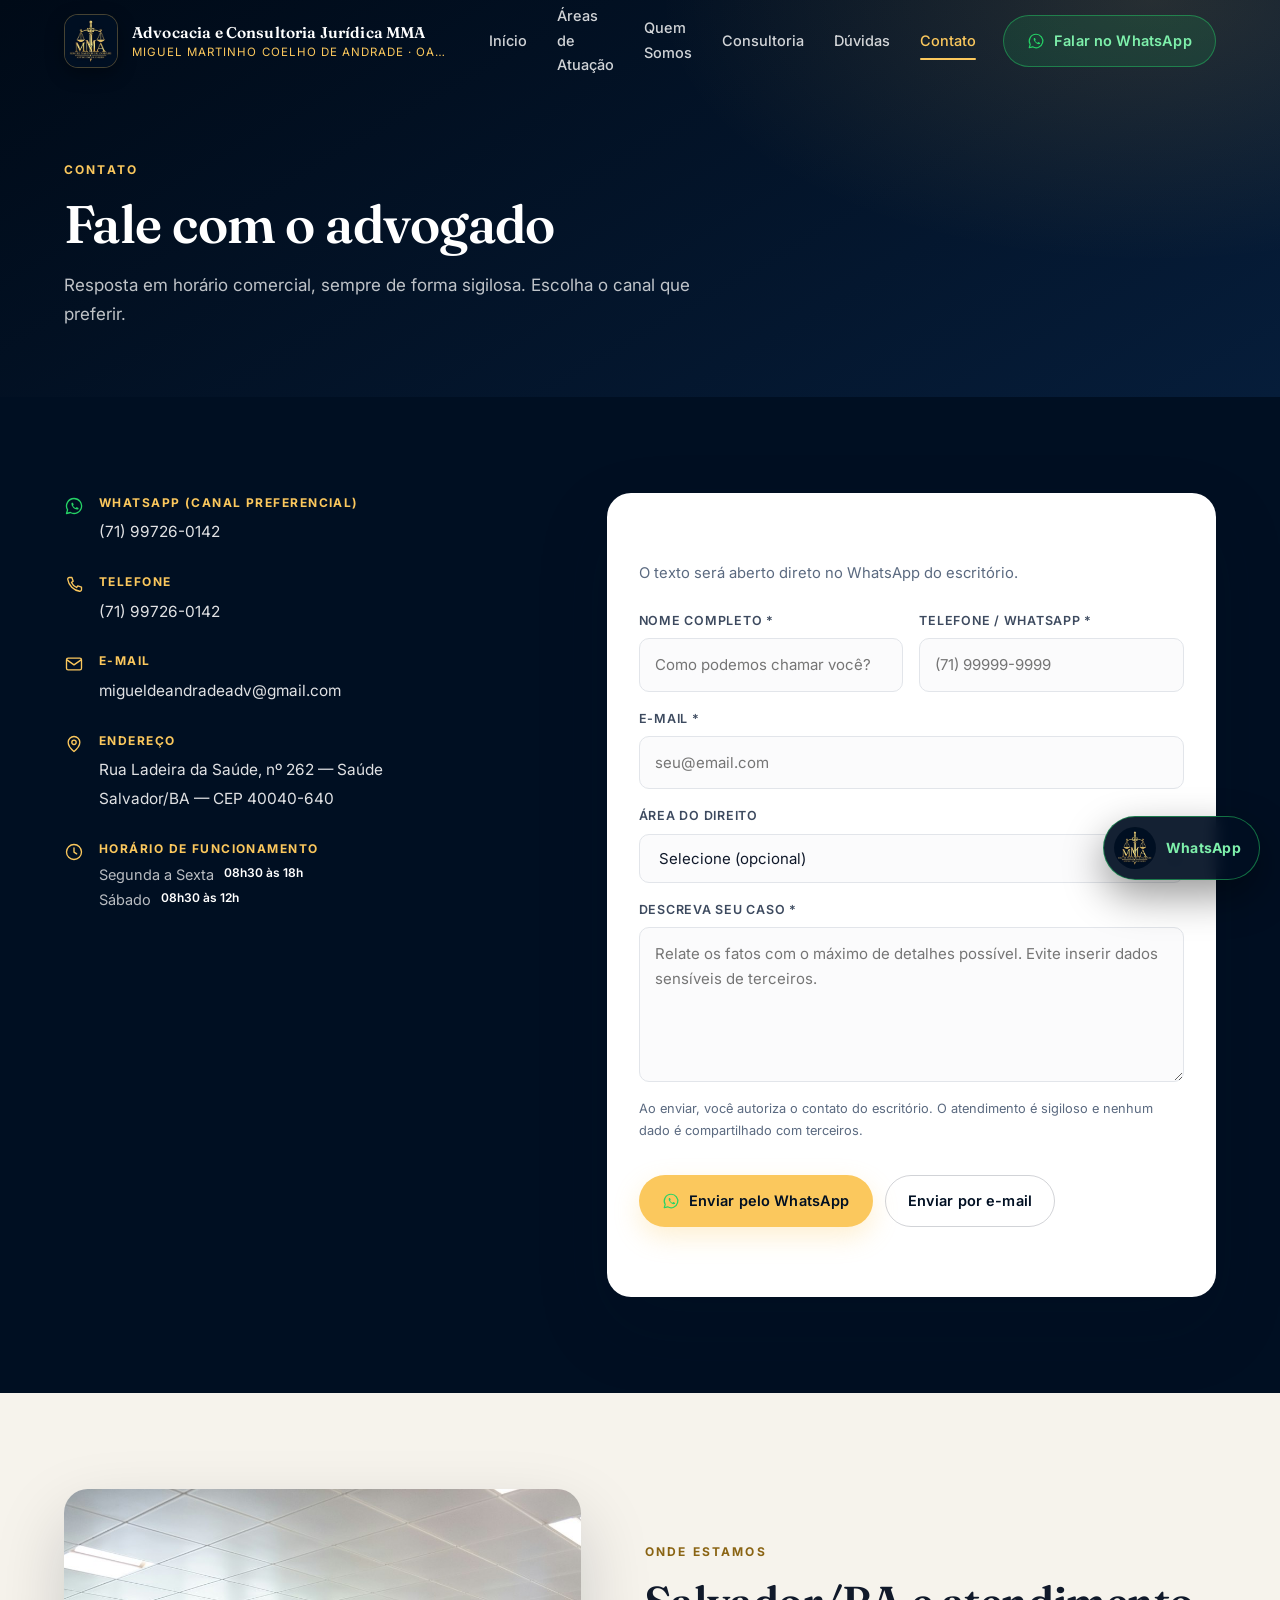
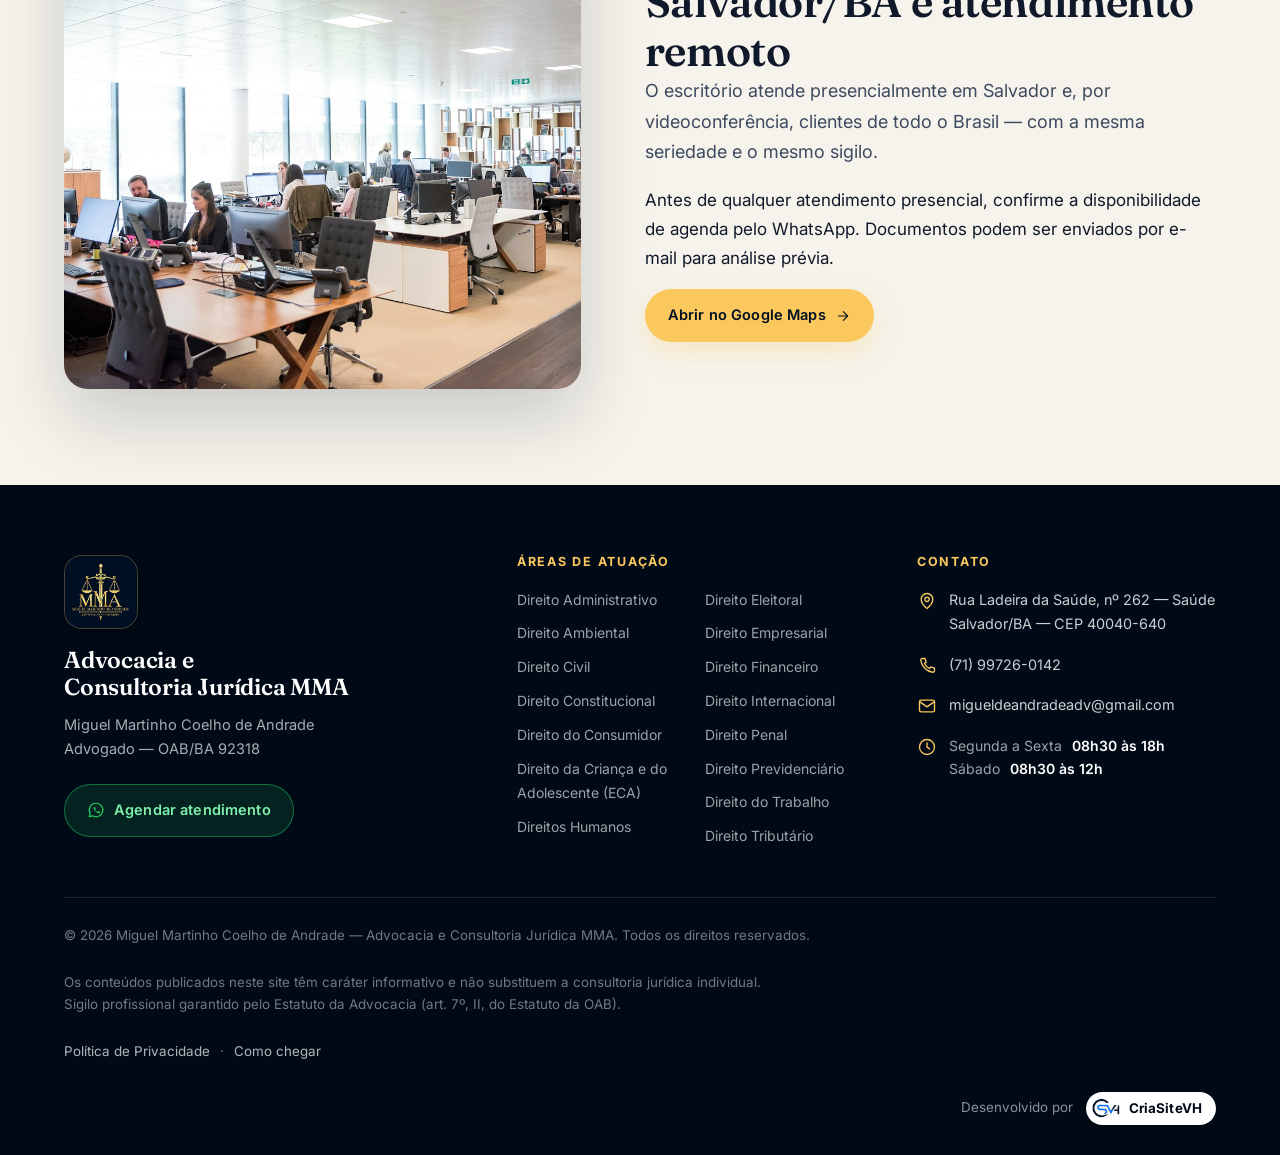
<file: contato.html>
<!DOCTYPE html>
<html lang="pt-BR">
<head>
<meta charset="utf-8">
<meta name="viewport" content="width=device-width, initial-scale=1, viewport-fit=cover">
<title>Contato | Advocacia e Consultoria Jurídica MMA</title>
<meta name="description" content="Fale com Miguel Martinho Coelho de Andrade (OAB/BA 92318): WhatsApp (71) 99726-0142, e-mail migueldeandradeadv@gmail.com e endereço em Salvador/BA. Atendimento sigiloso.">
<meta name="author" content="Miguel Martinho Coelho de Andrade">
<meta name="robots" content="index, follow">
<link rel="canonical" href="https://www.advogadomma.com.br/contato.html">
<meta property="og:type" content="website">
<meta property="og:locale" content="pt_BR">
<meta property="og:site_name" content="Advocacia e Consultoria Jurídica MMA">
<meta property="og:title" content="Contato | Advocacia e Consultoria Jurídica MMA">
<meta property="og:description" content="Fale com Miguel Martinho Coelho de Andrade (OAB/BA 92318): WhatsApp (71) 99726-0142, e-mail migueldeandradeadv@gmail.com e endereço em Salvador/BA. Atendimento sigiloso.">
<meta property="og:url" content="https://www.advogadomma.com.br/contato.html">
<meta property="og:image" content="https://www.advogadomma.com.br/assets/img/logo-mma-3x.png">
<meta name="twitter:card" content="summary_large_image">
<meta name="theme-color" content="#000F22">
<link rel="icon" href="assets/img/favicon-32.png" sizes="32x32">
<link rel="icon" href="assets/img/favicon.png" sizes="96x96">
<link rel="apple-touch-icon" href="assets/img/apple-touch-icon.png">
<link rel="manifest" href="site.webmanifest">
<link rel="preconnect" href="https://fonts.googleapis.com">
<link rel="preconnect" href="https://fonts.gstatic.com" crossorigin>
<link href="https://fonts.googleapis.com/css2?family=Fraunces:opsz,wght@9..144,400;9..144,600;9..144,700&family=Inter:wght@400;500;600;700&display=swap" rel="stylesheet">
<link rel="stylesheet" href="assets/css/styles.css?v=1790961223">
<script type="application/ld+json">
{
  "@context": "https://schema.org",
  "@type": "LegalService",
  "name": "Advocacia e Consultoria Jurídica MMA",
  "url": "https://www.advogadomma.com.br/",
  "logo": "https://www.advogadomma.com.br/assets/img/logo-mma-3x.png",
  "image": "https://www.advogadomma.com.br/assets/img/logo-mma-3x.png",
  "description": "Advocacia e Consultoria Jurídica MMA — atuação em 15 áreas do Direito em Salvador/BA e atendimento remoto. Consulta inicial gratuita, sigilosa e feita diretamente pelo advogado.",
  "founder": {
    "@type": "Person",
    "name": "Miguel Martinho Coelho de Andrade",
    "jobTitle": "Advogado"
  },
  "address": {
    "@type": "PostalAddress",
    "streetAddress": "Rua Ladeira da Saúde, nº 262 — Saúde",
    "addressLocality": "Salvador",
    "addressRegion": "BA",
    "postalCode": "40040-640",
    "addressCountry": "BR"
  },
  "telephone": "(71) 99726-0142",
  "email": "migueldeandradeadv@gmail.com",
  "areaServed": "BR",
  "priceRange": "Sob consulta",
  "openingHoursSpecification": [
    {
      "@type": "OpeningHoursSpecification",
      "dayOfWeek": [
        "Monday",
        "Tuesday",
        "Wednesday",
        "Thursday",
        "Friday"
      ],
      "opens": "08:30",
      "closes": "18:00"
    },
    {
      "@type": "OpeningHoursSpecification",
      "dayOfWeek": "Saturday",
      "opens": "08:30",
      "closes": "12:00"
    }
  ],
  "hasOfferCatalog": {
    "@type": "OfferCatalog",
    "name": "Áreas de atuação",
    "itemListElement": [
      {
        "@type": "Offer",
        "itemOffered": {
          "@type": "Service",
          "name": "Direito Administrativo"
        }
      },
      {
        "@type": "Offer",
        "itemOffered": {
          "@type": "Service",
          "name": "Direito Ambiental"
        }
      },
      {
        "@type": "Offer",
        "itemOffered": {
          "@type": "Service",
          "name": "Direito Civil"
        }
      },
      {
        "@type": "Offer",
        "itemOffered": {
          "@type": "Service",
          "name": "Direito Constitucional"
        }
      },
      {
        "@type": "Offer",
        "itemOffered": {
          "@type": "Service",
          "name": "Direito do Consumidor"
        }
      },
      {
        "@type": "Offer",
        "itemOffered": {
          "@type": "Service",
          "name": "Direito da Criança e do Adolescente (ECA)"
        }
      },
      {
        "@type": "Offer",
        "itemOffered": {
          "@type": "Service",
          "name": "Direitos Humanos"
        }
      },
      {
        "@type": "Offer",
        "itemOffered": {
          "@type": "Service",
          "name": "Direito Eleitoral"
        }
      },
      {
        "@type": "Offer",
        "itemOffered": {
          "@type": "Service",
          "name": "Direito Empresarial"
        }
      },
      {
        "@type": "Offer",
        "itemOffered": {
          "@type": "Service",
          "name": "Direito Financeiro"
        }
      },
      {
        "@type": "Offer",
        "itemOffered": {
          "@type": "Service",
          "name": "Direito Internacional"
        }
      },
      {
        "@type": "Offer",
        "itemOffered": {
          "@type": "Service",
          "name": "Direito Penal"
        }
      },
      {
        "@type": "Offer",
        "itemOffered": {
          "@type": "Service",
          "name": "Direito Previdenciário"
        }
      },
      {
        "@type": "Offer",
        "itemOffered": {
          "@type": "Service",
          "name": "Direito do Trabalho"
        }
      },
      {
        "@type": "Offer",
        "itemOffered": {
          "@type": "Service",
          "name": "Direito Tributário"
        }
      }
    ]
  }
}
</script>
</head>
<body>
<a class="skip-link" href="#conteudo">Pular para o conteúdo</a>

<header class="site-header" id="siteHeader">
  <div class="container site-header__inner">
    <a class="brand" href="index.html" aria-label="Advocacia e Consultoria Jurídica MMA — início">
      <span class="brand__mark"><img src="assets/img/logo-mma-3x.png" width="181" height="180" alt="Logomarca MMA"></span>
      <span class="brand__text">
        <strong>Advocacia e Consultoria Jurídica MMA</strong>
        <span>Miguel Martinho Coelho de Andrade · OAB/BA 92318</span>
      </span>
    </a>
    <nav class="nav" id="mainNav" aria-label="Navegação principal">
        <a class="nav__link" href="index.html#inicio">Início</a>
        <a class="nav__link" href="index.html#areas">Áreas de Atuação</a>
        <a class="nav__link" href="index.html#sobre">Quem Somos</a>
        <a class="nav__link" href="index.html#servicos">Consultoria</a>
        <a class="nav__link" href="index.html#faq">Dúvidas</a>
        <a class="nav__link is-active" href="index.html#contato">Contato</a>
      <a class="btn btn--wa btn--block nav__cta" href="https://wa.me/5571997260142?text=Ol%C3%A1%21%20Vim%20pelo%20site%20da%20Advocacia%20e%20Consultoria%20Jur%C3%ADdica%20MMA%20e%20gostaria%20de%20uma%20orienta%C3%A7%C3%A3o%20inicial." target="_blank" rel="noopener">
        <svg class="ico ico--wa" viewBox="0 0 24 24" width="18" height="18" fill="none" stroke="currentColor" stroke-width="1.6" stroke-linecap="round" stroke-linejoin="round" aria-hidden="true" focusable="false"><path d="M12 3a9 9 0 0 0-7.7 13.6L3 21l4.6-1.2A9 9 0 1 0 12 3Z"/><path d="M9.1 8.4c.2-.4.4-.4.6-.4h.5c.2 0 .4 0 .6.4l.7 1.7c.1.3 0 .5-.1.7l-.4.5c-.1.2-.3.4-.1.7a6 6 0 0 0 2.6 2.3c.3.2.5.1.7-.1l.5-.6c.2-.2.4-.3.7-.2l1.6.8c.3.1.4.3.4.5v.5c0 .4-.3.8-.7.9-1 .4-2.2.2-3.4-.4a9.4 9.4 0 0 1-4-4.3c-.5-1.3-.5-2.6 0-3.5Z" fill="currentColor" stroke="none"/></svg> Falar no WhatsApp
      </a>
    </nav>
    <button class="nav-toggle" id="navToggle" type="button" aria-label="Abrir menu" aria-expanded="false" aria-controls="mainNav">
      <span></span><span></span><span></span>
    </button>
  </div>
</header>
<div class="nav-backdrop" id="navBackdrop" hidden></div>

    <main id="conteudo">
      <section class="page-hero">
        <div class="container">
          <span class="eyebrow eyebrow--light">Contato</span>
          <h1>Fale com o advogado</h1>
          <p>Resposta em horário comercial, sempre de forma sigilosa. Escolha o canal que preferir.</p>
        </div>
      </section>

      <section class="section section--dark">
        <div class="container">
          <div class="contact-grid">
            <div class="contact-info reveal">
              <ul class="contact-list">
                <li><svg class="ico ico--foot ico--wa" viewBox="0 0 24 24" width="22" height="22" fill="none" stroke="currentColor" stroke-width="1.6" stroke-linecap="round" stroke-linejoin="round" aria-hidden="true" focusable="false"><path d="M12 3a9 9 0 0 0-7.7 13.6L3 21l4.6-1.2A9 9 0 1 0 12 3Z"/><path d="M9.1 8.4c.2-.4.4-.4.6-.4h.5c.2 0 .4 0 .6.4l.7 1.7c.1.3 0 .5-.1.7l-.4.5c-.1.2-.3.4-.1.7a6 6 0 0 0 2.6 2.3c.3.2.5.1.7-.1l.5-.6c.2-.2.4-.3.7-.2l1.6.8c.3.1.4.3.4.5v.5c0 .4-.3.8-.7.9-1 .4-2.2.2-3.4-.4a9.4 9.4 0 0 1-4-4.3c-.5-1.3-.5-2.6 0-3.5Z" fill="currentColor" stroke="none"/></svg><div><strong>WhatsApp (canal preferencial)</strong>
                  <a href="https://wa.me/5571997260142?text=Ol%C3%A1%21%20Vim%20pelo%20site%20da%20Advocacia%20e%20Consultoria%20Jur%C3%ADdica%20MMA%20e%20gostaria%20de%20uma%20orienta%C3%A7%C3%A3o%20inicial." target="_blank" rel="noopener">(71) 99726-0142</a></div></li>
                <li><svg class="ico ico--foot" viewBox="0 0 24 24" width="22" height="22" fill="none" stroke="currentColor" stroke-width="1.6" stroke-linecap="round" stroke-linejoin="round" aria-hidden="true" focusable="false"><path d="M6.5 3h3l1.5 4.5-2 1.4a12 12 0 0 0 6.1 6.1l1.4-2 4.5 1.5v3a2 2 0 0 1-2.2 2A17 17 0 0 1 4.5 5.2 2 2 0 0 1 6.5 3Z"/></svg><div><strong>Telefone</strong>
                  <a href="tel:+5571997260142">(71) 99726-0142</a></div></li>
                <li><svg class="ico ico--foot" viewBox="0 0 24 24" width="22" height="22" fill="none" stroke="currentColor" stroke-width="1.6" stroke-linecap="round" stroke-linejoin="round" aria-hidden="true" focusable="false"><rect x="3" y="5" width="18" height="14" rx="2"/><path d="m3.5 7 8.5 6 8.5-6"/></svg><div><strong>E-mail</strong>
                  <a href="mailto:migueldeandradeadv@gmail.com">migueldeandradeadv@gmail.com</a></div></li>
                <li><svg class="ico ico--foot" viewBox="0 0 24 24" width="22" height="22" fill="none" stroke="currentColor" stroke-width="1.6" stroke-linecap="round" stroke-linejoin="round" aria-hidden="true" focusable="false"><path d="M12 21s7-5.6 7-11a7 7 0 1 0-14 0c0 5.4 7 11 7 11Z"/><circle cx="12" cy="10" r="2.6"/></svg><div><strong>Endereço</strong>
                  <a href="https://www.google.com/maps/search/?api=1&query=Rua+Ladeira+da+Sa%C3%BAde%2C+262%2C+Salvador%2C+BA" target="_blank" rel="noopener">Rua Ladeira da Saúde, nº 262 — Saúde<br>Salvador/BA — CEP 40040-640</a></div></li>
                <li><svg class="ico ico--foot" viewBox="0 0 24 24" width="22" height="22" fill="none" stroke="currentColor" stroke-width="1.6" stroke-linecap="round" stroke-linejoin="round" aria-hidden="true" focusable="false"><circle cx="12" cy="12" r="9"/><path d="M12 7v5.2l3.2 2"/></svg><div><strong>Horário de funcionamento</strong>
                  <ul class="hours"><li><span>Segunda a Sexta</span><strong>08h30 às 18h</strong></li><li><span>Sábado</span><strong>08h30 às 12h</strong></li></ul></div></li>
              </ul>
            </div>
            <div class="contact-form reveal">
              <h3 class="contact-form__title">Envie sua mensagem</h3>
              <p class="contact-form__lead">O texto será aberto direto no WhatsApp do escritório.</p>
        <form class="form" id="contactForm" novalidate>
          <div class="form__row">
            <label class="field">
              <span>Nome completo *</span>
              <input type="text" name="nome" required autocomplete="name" placeholder="Como podemos chamar você?">
            </label>
            <label class="field">
              <span>Telefone / WhatsApp *</span>
              <input type="tel" name="telefone" required autocomplete="tel" placeholder="(71) 99999-9999">
            </label>
          </div>
          <label class="field">
            <span>E-mail *</span>
            <input type="email" name="email" required autocomplete="email" placeholder="seu@email.com">
          </label>
          <label class="field">
            <span>Área do Direito</span>
            <select name="area">
              <option value="">Selecione (opcional)</option>
                <option value="Direito Administrativo">Direito Administrativo</option>
                <option value="Direito Ambiental">Direito Ambiental</option>
                <option value="Direito Civil">Direito Civil</option>
                <option value="Direito Constitucional">Direito Constitucional</option>
                <option value="Direito do Consumidor">Direito do Consumidor</option>
                <option value="Direito da Criança e do Adolescente (ECA)">Direito da Criança e do Adolescente (ECA)</option>
                <option value="Direitos Humanos">Direitos Humanos</option>
                <option value="Direito Eleitoral">Direito Eleitoral</option>
                <option value="Direito Empresarial">Direito Empresarial</option>
                <option value="Direito Financeiro">Direito Financeiro</option>
                <option value="Direito Internacional">Direito Internacional</option>
                <option value="Direito Penal">Direito Penal</option>
                <option value="Direito Previdenciário">Direito Previdenciário</option>
                <option value="Direito do Trabalho">Direito do Trabalho</option>
                <option value="Direito Tributário">Direito Tributário</option>
              <option value="Não sei informar">Não sei informar</option>
            </select>
          </label>
          <label class="field">
            <span>Descreva seu caso *</span>
            <textarea name="mensagem" rows="5" required placeholder="Relate os fatos com o máximo de detalhes possível. Evite inserir dados sensíveis de terceiros."></textarea>
          </label>
          <p class="form__legal">Ao enviar, você autoriza o contato do escritório. O atendimento é sigiloso e nenhum dado é compartilhado com terceiros.</p>
          <div class="form__actions">
            <button class="btn btn--gold" type="submit"><svg class="ico ico--wa" viewBox="0 0 24 24" width="18" height="18" fill="none" stroke="currentColor" stroke-width="1.6" stroke-linecap="round" stroke-linejoin="round" aria-hidden="true" focusable="false"><path d="M12 3a9 9 0 0 0-7.7 13.6L3 21l4.6-1.2A9 9 0 1 0 12 3Z"/><path d="M9.1 8.4c.2-.4.4-.4.6-.4h.5c.2 0 .4 0 .6.4l.7 1.7c.1.3 0 .5-.1.7l-.4.5c-.1.2-.3.4-.1.7a6 6 0 0 0 2.6 2.3c.3.2.5.1.7-.1l.5-.6c.2-.2.4-.3.7-.2l1.6.8c.3.1.4.3.4.5v.5c0 .4-.3.8-.7.9-1 .4-2.2.2-3.4-.4a9.4 9.4 0 0 1-4-4.3c-.5-1.3-.5-2.6 0-3.5Z" fill="currentColor" stroke="none"/></svg> Enviar pelo WhatsApp</button>
            <a class="btn btn--ghost-dark" href="mailto:migueldeandradeadv@gmail.com">Enviar por e-mail</a>
          </div>
          <p class="form__status" id="formStatus" role="status" aria-live="polite"></p>
        </form>

            </div>
          </div>
        </div>
      </section>

      <section class="section section--cream">
        <div class="container about__grid">
          <div class="about__media reveal">
            <img src="assets/img/cidade.jpg" alt="Salvador, Bahia" loading="lazy" width="800" height="500">
          </div>
          <div class="about__content reveal">
            <span class="eyebrow">Onde estamos</span>
            <h2 class="section__title section__title--left">Salvador/BA e atendimento remoto</h2>
            <p class="lead">
              O escritório atende presencialmente em Salvador e, por videoconferência, clientes de todo
              o Brasil — com a mesma seriedade e o mesmo sigilo.
            </p>
            <p>
              Antes de qualquer atendimento presencial, confirme a disponibilidade de agenda pelo
              WhatsApp. Documentos podem ser enviados por e-mail para análise prévia.
            </p>
            <a class="btn btn--gold" href="https://www.google.com/maps/search/?api=1&query=Rua+Ladeira+da+Sa%C3%BAde%2C+262%2C+Salvador%2C+BA" target="_blank" rel="noopener">Abrir no Google Maps <svg class="ico ico--sm" viewBox="0 0 24 24" width="18" height="18" fill="none" stroke="currentColor" stroke-width="1.6" stroke-linecap="round" stroke-linejoin="round" aria-hidden="true" focusable="false"><path d="M5 12h13"/><path d="m12.5 5.5 6.5 6.5-6.5 6.5"/></svg></a>
          </div>
        </div>
      </section>
</main>
<footer class="site-footer">
  <div class="container">
    <div class="footer__top">
      <div class="footer__brand">
        <span class="brand__mark brand__mark--lg"><img src="assets/img/logo-mma-3x.png" width="181" height="180" alt="Logomarca MMA"></span>
        <h2>Advocacia e<br>Consultoria Jurídica MMA</h2>
        <p class="footer__name">Miguel Martinho Coelho de Andrade<br>Advogado — OAB/BA 92318</p>
        <a class="btn btn--wa" href="https://wa.me/5571997260142?text=Ol%C3%A1%21%20Vim%20pelo%20site%20da%20Advocacia%20e%20Consultoria%20Jur%C3%ADdica%20MMA%20e%20gostaria%20de%20uma%20orienta%C3%A7%C3%A3o%20inicial." target="_blank" rel="noopener"><svg class="ico ico--wa" viewBox="0 0 24 24" width="18" height="18" fill="none" stroke="currentColor" stroke-width="1.6" stroke-linecap="round" stroke-linejoin="round" aria-hidden="true" focusable="false"><path d="M12 3a9 9 0 0 0-7.7 13.6L3 21l4.6-1.2A9 9 0 1 0 12 3Z"/><path d="M9.1 8.4c.2-.4.4-.4.6-.4h.5c.2 0 .4 0 .6.4l.7 1.7c.1.3 0 .5-.1.7l-.4.5c-.1.2-.3.4-.1.7a6 6 0 0 0 2.6 2.3c.3.2.5.1.7-.1l.5-.6c.2-.2.4-.3.7-.2l1.6.8c.3.1.4.3.4.5v.5c0 .4-.3.8-.7.9-1 .4-2.2.2-3.4-.4a9.4 9.4 0 0 1-4-4.3c-.5-1.3-.5-2.6 0-3.5Z" fill="currentColor" stroke="none"/></svg> Agendar atendimento</a>
      </div>

      <div class="footer__col">
        <h3>Áreas de atuação</h3>
        <ul class="footer__list footer__list--areas">
          <li><a href="areas.html#administrativo">Direito Administrativo</a></li>
          <li><a href="areas.html#ambiental">Direito Ambiental</a></li>
          <li><a href="areas.html#civil">Direito Civil</a></li>
          <li><a href="areas.html#constitucional">Direito Constitucional</a></li>
          <li><a href="areas.html#consumidor">Direito do Consumidor</a></li>
          <li><a href="areas.html#eca">Direito da Criança e do Adolescente (ECA)</a></li>
          <li><a href="areas.html#direitos-humanos">Direitos Humanos</a></li>
          <li><a href="areas.html#eleitoral">Direito Eleitoral</a></li>
          <li><a href="areas.html#empresarial">Direito Empresarial</a></li>
          <li><a href="areas.html#financeiro">Direito Financeiro</a></li>
          <li><a href="areas.html#internacional">Direito Internacional</a></li>
          <li><a href="areas.html#penal">Direito Penal</a></li>
          <li><a href="areas.html#previdenciario">Direito Previdenciário</a></li>
          <li><a href="areas.html#trabalho">Direito do Trabalho</a></li>
          <li><a href="areas.html#tributario">Direito Tributário</a></li>
        </ul>
      </div>

      <div class="footer__col">
        <h3>Contato</h3>
        <ul class="footer__contact">
          <li><svg class="ico ico--foot" viewBox="0 0 24 24" width="20" height="20" fill="none" stroke="currentColor" stroke-width="1.6" stroke-linecap="round" stroke-linejoin="round" aria-hidden="true" focusable="false"><path d="M12 21s7-5.6 7-11a7 7 0 1 0-14 0c0 5.4 7 11 7 11Z"/><circle cx="12" cy="10" r="2.6"/></svg><a href="https://www.google.com/maps/search/?api=1&query=Rua+Ladeira+da+Sa%C3%BAde%2C+262%2C+Salvador%2C+BA" target="_blank" rel="noopener">Rua Ladeira da Saúde, nº 262 — Saúde<br>Salvador/BA — CEP 40040-640</a></li>
          <li><svg class="ico ico--foot" viewBox="0 0 24 24" width="20" height="20" fill="none" stroke="currentColor" stroke-width="1.6" stroke-linecap="round" stroke-linejoin="round" aria-hidden="true" focusable="false"><path d="M6.5 3h3l1.5 4.5-2 1.4a12 12 0 0 0 6.1 6.1l1.4-2 4.5 1.5v3a2 2 0 0 1-2.2 2A17 17 0 0 1 4.5 5.2 2 2 0 0 1 6.5 3Z"/></svg><a href="tel:+5571997260142">(71) 99726-0142</a></li>
          <li><svg class="ico ico--foot" viewBox="0 0 24 24" width="20" height="20" fill="none" stroke="currentColor" stroke-width="1.6" stroke-linecap="round" stroke-linejoin="round" aria-hidden="true" focusable="false"><rect x="3" y="5" width="18" height="14" rx="2"/><path d="m3.5 7 8.5 6 8.5-6"/></svg><a href="mailto:migueldeandradeadv@gmail.com">migueldeandradeadv@gmail.com</a></li>
          <li><svg class="ico ico--foot" viewBox="0 0 24 24" width="20" height="20" fill="none" stroke="currentColor" stroke-width="1.6" stroke-linecap="round" stroke-linejoin="round" aria-hidden="true" focusable="false"><circle cx="12" cy="12" r="9"/><path d="M12 7v5.2l3.2 2"/></svg><ul class="footer__hours"><li><span>Segunda a Sexta</span><strong>08h30 às 18h</strong></li><li><span>Sábado</span><strong>08h30 às 12h</strong></li></ul></li>
        </ul>
      </div>
    </div>

    <div class="footer__bottom">
      <p>© 2026 Miguel Martinho Coelho de Andrade — Advocacia e Consultoria Jurídica MMA. Todos os direitos reservados.</p>
      <p class="footer__note">Os conteúdos publicados neste site têm caráter informativo e não substituem a consultoria jurídica individual. Sigilo profissional garantido pelo Estatuto da Advocacia (art. 7º, II, do Estatuto da OAB).</p>
      <p class="footer__links"><a href="privacidade.html">Política de Privacidade</a><span>·</span><a href="https://www.google.com/maps/search/?api=1&query=Rua+Ladeira+da+Sa%C3%BAde%2C+262%2C+Salvador%2C+BA" target="_blank" rel="noopener">Como chegar</a></p>
      <p class="footer__credit">Desenvolvido por <a href="https://www.criasitevh.com.br" target="_blank" rel="nofollow noopener"><img src="assets/img/criasitevh.jpg" width="27" height="20" alt="CriaSiteVH" loading="lazy"><span>CriaSiteVH</span></a></p>
    </div>
  </div>
</footer>

<a class="float-wa" href="https://wa.me/5571997260142?text=Ol%C3%A1%21%20Vim%20pelo%20site%20da%20Advocacia%20e%20Consultoria%20Jur%C3%ADdica%20MMA%20e%20gostaria%20de%20uma%20orienta%C3%A7%C3%A3o%20inicial." target="_blank" rel="noopener" aria-label="Falar com o escritório no WhatsApp">
  <span class="float-wa__mark"><img src="assets/img/logo-mma-3x.png" width="181" height="180" alt=""></span>
  <span class="float-wa__label">WhatsApp</span>
</a>
<script src="assets/js/main.js?v=1790901459" defer></script>
</body>
</html>
</file>
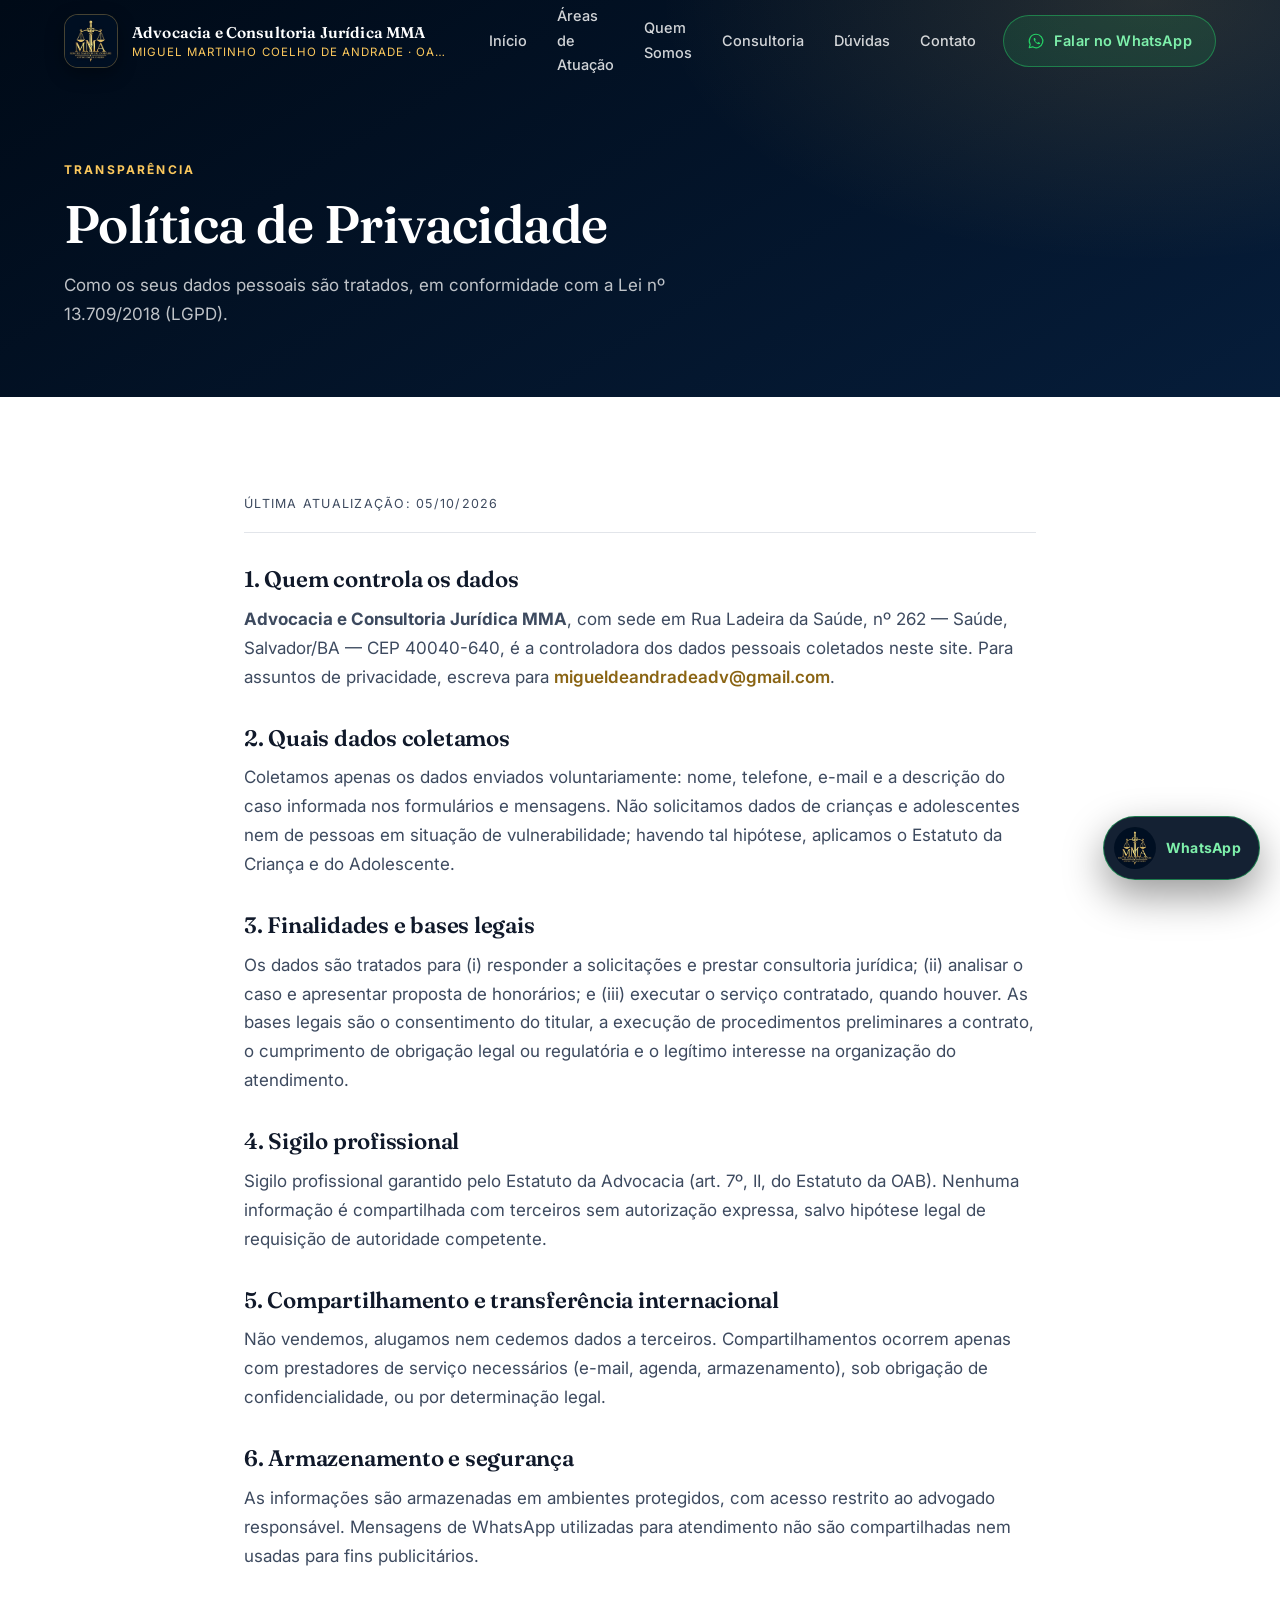
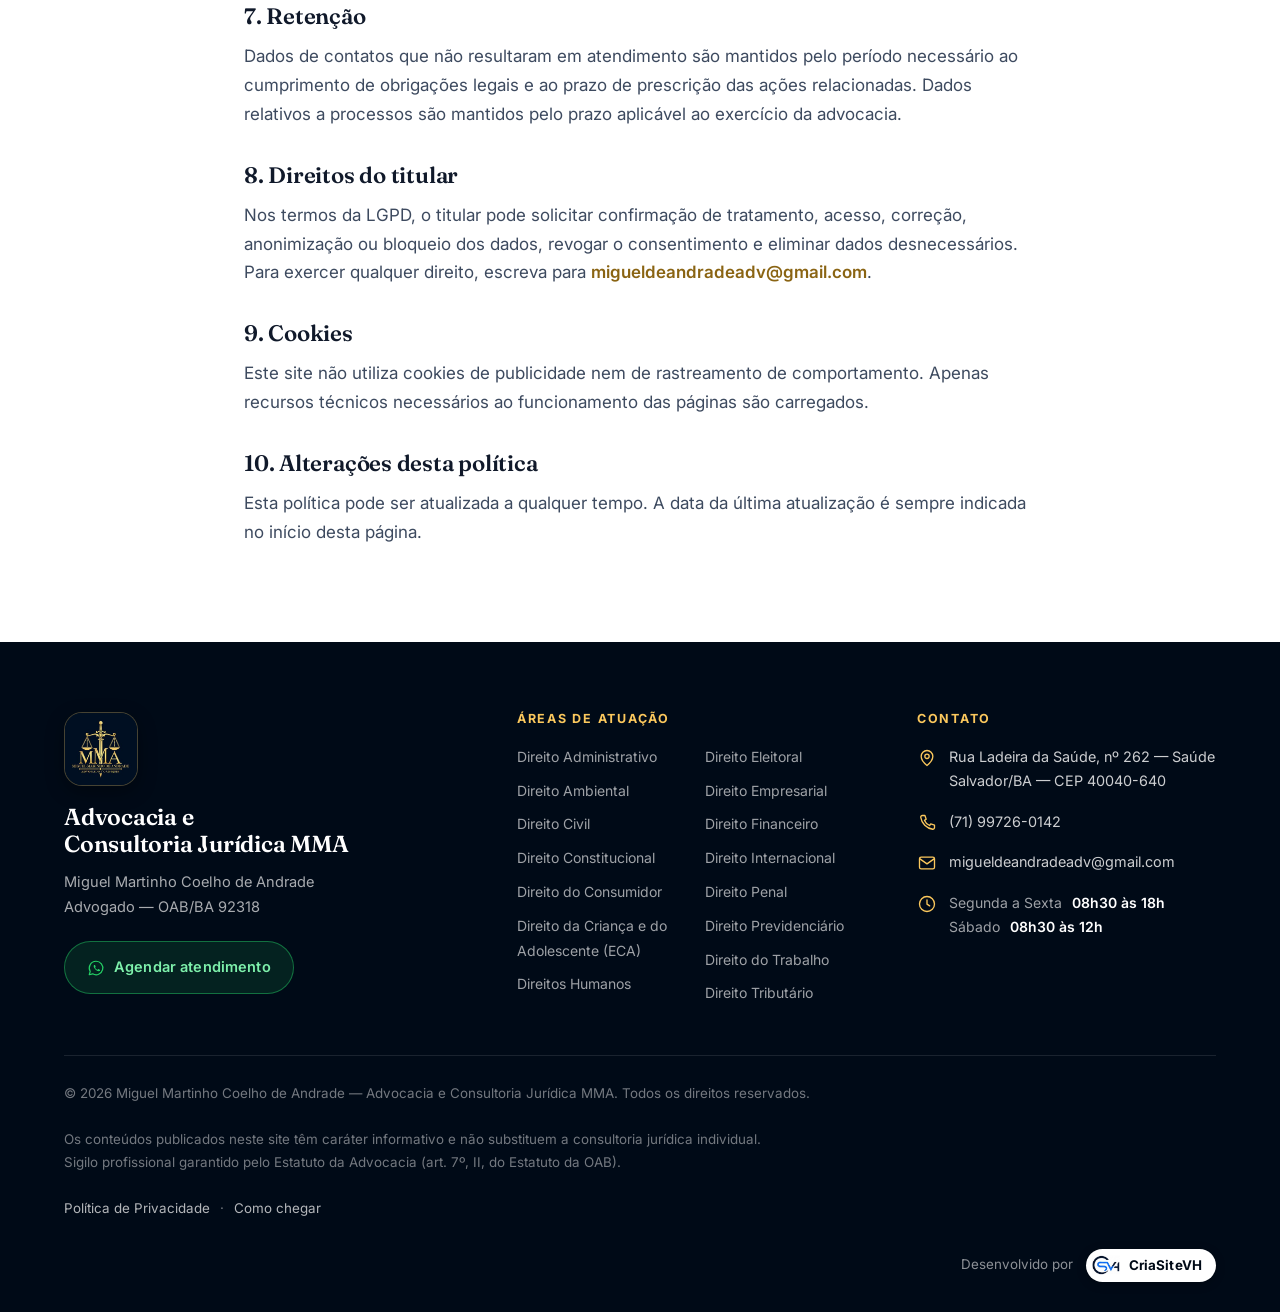
<file: privacidade.html>
<!DOCTYPE html>
<html lang="pt-BR">
<head>
<meta charset="utf-8">
<meta name="viewport" content="width=device-width, initial-scale=1, viewport-fit=cover">
<title>Política de Privacidade | Advocacia e Consultoria Jurídica MMA</title>
<meta name="description" content="Como o escritório trata os dados pessoais coletados neste site, em conformidade com a Lei Geral de Proteção de Dados (Lei 13.709/2018).">
<meta name="author" content="Miguel Martinho Coelho de Andrade">
<meta name="robots" content="index, follow">
<link rel="canonical" href="https://www.advogadomma.com.br/privacidade.html">
<meta property="og:type" content="website">
<meta property="og:locale" content="pt_BR">
<meta property="og:site_name" content="Advocacia e Consultoria Jurídica MMA">
<meta property="og:title" content="Política de Privacidade | Advocacia e Consultoria Jurídica MMA">
<meta property="og:description" content="Como o escritório trata os dados pessoais coletados neste site, em conformidade com a Lei Geral de Proteção de Dados (Lei 13.709/2018).">
<meta property="og:url" content="https://www.advogadomma.com.br/privacidade.html">
<meta property="og:image" content="https://www.advogadomma.com.br/assets/img/logo-mma-3x.png">
<meta name="twitter:card" content="summary_large_image">
<meta name="theme-color" content="#000F22">
<link rel="icon" href="assets/img/favicon-32.png" sizes="32x32">
<link rel="icon" href="assets/img/favicon.png" sizes="96x96">
<link rel="apple-touch-icon" href="assets/img/apple-touch-icon.png">
<link rel="manifest" href="site.webmanifest">
<link rel="preconnect" href="https://fonts.googleapis.com">
<link rel="preconnect" href="https://fonts.gstatic.com" crossorigin>
<link href="https://fonts.googleapis.com/css2?family=Fraunces:opsz,wght@9..144,400;9..144,600;9..144,700&family=Inter:wght@400;500;600;700&display=swap" rel="stylesheet">
<link rel="stylesheet" href="assets/css/styles.css?v=1790961223">
<script type="application/ld+json">
{
  "@context": "https://schema.org",
  "@type": "LegalService",
  "name": "Advocacia e Consultoria Jurídica MMA",
  "url": "https://www.advogadomma.com.br/",
  "logo": "https://www.advogadomma.com.br/assets/img/logo-mma-3x.png",
  "image": "https://www.advogadomma.com.br/assets/img/logo-mma-3x.png",
  "description": "Advocacia e Consultoria Jurídica MMA — atuação em 15 áreas do Direito em Salvador/BA e atendimento remoto. Consulta inicial gratuita, sigilosa e feita diretamente pelo advogado.",
  "founder": {
    "@type": "Person",
    "name": "Miguel Martinho Coelho de Andrade",
    "jobTitle": "Advogado"
  },
  "address": {
    "@type": "PostalAddress",
    "streetAddress": "Rua Ladeira da Saúde, nº 262 — Saúde",
    "addressLocality": "Salvador",
    "addressRegion": "BA",
    "postalCode": "40040-640",
    "addressCountry": "BR"
  },
  "telephone": "(71) 99726-0142",
  "email": "migueldeandradeadv@gmail.com",
  "areaServed": "BR",
  "priceRange": "Sob consulta",
  "openingHoursSpecification": [
    {
      "@type": "OpeningHoursSpecification",
      "dayOfWeek": [
        "Monday",
        "Tuesday",
        "Wednesday",
        "Thursday",
        "Friday"
      ],
      "opens": "08:30",
      "closes": "18:00"
    },
    {
      "@type": "OpeningHoursSpecification",
      "dayOfWeek": "Saturday",
      "opens": "08:30",
      "closes": "12:00"
    }
  ],
  "hasOfferCatalog": {
    "@type": "OfferCatalog",
    "name": "Áreas de atuação",
    "itemListElement": [
      {
        "@type": "Offer",
        "itemOffered": {
          "@type": "Service",
          "name": "Direito Administrativo"
        }
      },
      {
        "@type": "Offer",
        "itemOffered": {
          "@type": "Service",
          "name": "Direito Ambiental"
        }
      },
      {
        "@type": "Offer",
        "itemOffered": {
          "@type": "Service",
          "name": "Direito Civil"
        }
      },
      {
        "@type": "Offer",
        "itemOffered": {
          "@type": "Service",
          "name": "Direito Constitucional"
        }
      },
      {
        "@type": "Offer",
        "itemOffered": {
          "@type": "Service",
          "name": "Direito do Consumidor"
        }
      },
      {
        "@type": "Offer",
        "itemOffered": {
          "@type": "Service",
          "name": "Direito da Criança e do Adolescente (ECA)"
        }
      },
      {
        "@type": "Offer",
        "itemOffered": {
          "@type": "Service",
          "name": "Direitos Humanos"
        }
      },
      {
        "@type": "Offer",
        "itemOffered": {
          "@type": "Service",
          "name": "Direito Eleitoral"
        }
      },
      {
        "@type": "Offer",
        "itemOffered": {
          "@type": "Service",
          "name": "Direito Empresarial"
        }
      },
      {
        "@type": "Offer",
        "itemOffered": {
          "@type": "Service",
          "name": "Direito Financeiro"
        }
      },
      {
        "@type": "Offer",
        "itemOffered": {
          "@type": "Service",
          "name": "Direito Internacional"
        }
      },
      {
        "@type": "Offer",
        "itemOffered": {
          "@type": "Service",
          "name": "Direito Penal"
        }
      },
      {
        "@type": "Offer",
        "itemOffered": {
          "@type": "Service",
          "name": "Direito Previdenciário"
        }
      },
      {
        "@type": "Offer",
        "itemOffered": {
          "@type": "Service",
          "name": "Direito do Trabalho"
        }
      },
      {
        "@type": "Offer",
        "itemOffered": {
          "@type": "Service",
          "name": "Direito Tributário"
        }
      }
    ]
  }
}
</script>
</head>
<body>
<a class="skip-link" href="#conteudo">Pular para o conteúdo</a>

<header class="site-header" id="siteHeader">
  <div class="container site-header__inner">
    <a class="brand" href="index.html" aria-label="Advocacia e Consultoria Jurídica MMA — início">
      <span class="brand__mark"><img src="assets/img/logo-mma-3x.png" width="181" height="180" alt="Logomarca MMA"></span>
      <span class="brand__text">
        <strong>Advocacia e Consultoria Jurídica MMA</strong>
        <span>Miguel Martinho Coelho de Andrade · OAB/BA 92318</span>
      </span>
    </a>
    <nav class="nav" id="mainNav" aria-label="Navegação principal">
        <a class="nav__link" href="index.html#inicio">Início</a>
        <a class="nav__link" href="index.html#areas">Áreas de Atuação</a>
        <a class="nav__link" href="index.html#sobre">Quem Somos</a>
        <a class="nav__link" href="index.html#servicos">Consultoria</a>
        <a class="nav__link" href="index.html#faq">Dúvidas</a>
        <a class="nav__link" href="index.html#contato">Contato</a>
      <a class="btn btn--wa btn--block nav__cta" href="https://wa.me/5571997260142?text=Ol%C3%A1%21%20Vim%20pelo%20site%20da%20Advocacia%20e%20Consultoria%20Jur%C3%ADdica%20MMA%20e%20gostaria%20de%20uma%20orienta%C3%A7%C3%A3o%20inicial." target="_blank" rel="noopener">
        <svg class="ico ico--wa" viewBox="0 0 24 24" width="18" height="18" fill="none" stroke="currentColor" stroke-width="1.6" stroke-linecap="round" stroke-linejoin="round" aria-hidden="true" focusable="false"><path d="M12 3a9 9 0 0 0-7.7 13.6L3 21l4.6-1.2A9 9 0 1 0 12 3Z"/><path d="M9.1 8.4c.2-.4.4-.4.6-.4h.5c.2 0 .4 0 .6.4l.7 1.7c.1.3 0 .5-.1.7l-.4.5c-.1.2-.3.4-.1.7a6 6 0 0 0 2.6 2.3c.3.2.5.1.7-.1l.5-.6c.2-.2.4-.3.7-.2l1.6.8c.3.1.4.3.4.5v.5c0 .4-.3.8-.7.9-1 .4-2.2.2-3.4-.4a9.4 9.4 0 0 1-4-4.3c-.5-1.3-.5-2.6 0-3.5Z" fill="currentColor" stroke="none"/></svg> Falar no WhatsApp
      </a>
    </nav>
    <button class="nav-toggle" id="navToggle" type="button" aria-label="Abrir menu" aria-expanded="false" aria-controls="mainNav">
      <span></span><span></span><span></span>
    </button>
  </div>
</header>
<div class="nav-backdrop" id="navBackdrop" hidden></div>

    <main id="conteudo">
      <section class="page-hero">
        <div class="container">
          <span class="eyebrow eyebrow--light">Transparência</span>
          <h1>Política de Privacidade</h1>
          <p>Como os seus dados pessoais são tratados, em conformidade com a Lei nº 13.709/2018 (LGPD).</p>
        </div>
      </section>

      <section class="section">
        <div class="container container--narrow prose">
          <p class="prose__lead">Última atualização: 05/10/2026</p>

          <h2>1. Quem controla os dados</h2>
          <p><strong>Advocacia e Consultoria Jurídica MMA</strong>, com sede em Rua Ladeira da Saúde, nº 262 — Saúde, Salvador/BA — CEP 40040-640,
             é a controladora dos dados pessoais coletados neste site. Para assuntos de privacidade,
             escreva para <a href="mailto:migueldeandradeadv@gmail.com">migueldeandradeadv@gmail.com</a>.</p>

          <h2>2. Quais dados coletamos</h2>
          <p>Coletamos apenas os dados enviados voluntariamente: nome, telefone, e-mail e a descrição do
             caso informada nos formulários e mensagens. Não solicitamos dados de crianças e adolescentes
             nem de pessoas em situação de vulnerabilidade; havendo tal hipótese, aplicamos o Estatuto da
             Criança e do Adolescente.</p>

          <h2>3. Finalidades e bases legais</h2>
          <p>Os dados são tratados para (i) responder a solicitações e prestar consultoria jurídica;
             (ii) analisar o caso e apresentar proposta de honorários; e (iii) executar o serviço
             contratado, quando houver. As bases legais são o consentimento do titular, a execução de
             procedimentos preliminares a contrato, o cumprimento de obrigação legal ou regulatória e o
             legítimo interesse na organização do atendimento.</p>

          <h2>4. Sigilo profissional</h2>
          <p>Sigilo profissional garantido pelo Estatuto da Advocacia (art. 7º, II, do Estatuto da OAB). Nenhuma informação é compartilhada com terceiros sem autorização
             expressa, salvo hipótese legal de requisição de autoridade competente.</p>

          <h2>5. Compartilhamento e transferência internacional</h2>
          <p>Não vendemos, alugamos nem cedemos dados a terceiros. Compartilhamentos ocorrem apenas com
             prestadores de serviço necessários (e-mail, agenda, armazenamento), sob obrigação de
             confidencialidade, ou por determinação legal.</p>

          <h2>6. Armazenamento e segurança</h2>
          <p>As informações são armazenadas em ambientes protegidos, com acesso restrito ao advogado
             responsável. Mensagens de WhatsApp utilizadas para atendimento não são compartilhadas nem
             usadas para fins publicitários.</p>

          <h2>7. Retenção</h2>
          <p>Dados de contatos que não resultaram em atendimento são mantidos pelo período necessário ao
             cumprimento de obrigações legais e ao prazo de prescrição das ações relacionadas. Dados
             relativos a processos são mantidos pelo prazo aplicável ao exercício da advocacia.</p>

          <h2>8. Direitos do titular</h2>
          <p>Nos termos da LGPD, o titular pode solicitar confirmação de tratamento, acesso, correção,
             anonimização ou bloqueio dos dados, revogar o consentimento e eliminar dados desnecessários.
             Para exercer qualquer direito, escreva para <a href="mailto:migueldeandradeadv@gmail.com">migueldeandradeadv@gmail.com</a>.</p>

          <h2>9. Cookies</h2>
          <p>Este site não utiliza cookies de publicidade nem de rastreamento de comportamento. Apenas
             recursos técnicos necessários ao funcionamento das páginas são carregados.</p>

          <h2>10. Alterações desta política</h2>
          <p>Esta política pode ser atualizada a qualquer tempo. A data da última atualização é sempre
             indicada no início desta página.</p>
        </div>
      </section>
</main>
<footer class="site-footer">
  <div class="container">
    <div class="footer__top">
      <div class="footer__brand">
        <span class="brand__mark brand__mark--lg"><img src="assets/img/logo-mma-3x.png" width="181" height="180" alt="Logomarca MMA"></span>
        <h2>Advocacia e<br>Consultoria Jurídica MMA</h2>
        <p class="footer__name">Miguel Martinho Coelho de Andrade<br>Advogado — OAB/BA 92318</p>
        <a class="btn btn--wa" href="https://wa.me/5571997260142?text=Ol%C3%A1%21%20Vim%20pelo%20site%20da%20Advocacia%20e%20Consultoria%20Jur%C3%ADdica%20MMA%20e%20gostaria%20de%20uma%20orienta%C3%A7%C3%A3o%20inicial." target="_blank" rel="noopener"><svg class="ico ico--wa" viewBox="0 0 24 24" width="18" height="18" fill="none" stroke="currentColor" stroke-width="1.6" stroke-linecap="round" stroke-linejoin="round" aria-hidden="true" focusable="false"><path d="M12 3a9 9 0 0 0-7.7 13.6L3 21l4.6-1.2A9 9 0 1 0 12 3Z"/><path d="M9.1 8.4c.2-.4.4-.4.6-.4h.5c.2 0 .4 0 .6.4l.7 1.7c.1.3 0 .5-.1.7l-.4.5c-.1.2-.3.4-.1.7a6 6 0 0 0 2.6 2.3c.3.2.5.1.7-.1l.5-.6c.2-.2.4-.3.7-.2l1.6.8c.3.1.4.3.4.5v.5c0 .4-.3.8-.7.9-1 .4-2.2.2-3.4-.4a9.4 9.4 0 0 1-4-4.3c-.5-1.3-.5-2.6 0-3.5Z" fill="currentColor" stroke="none"/></svg> Agendar atendimento</a>
      </div>

      <div class="footer__col">
        <h3>Áreas de atuação</h3>
        <ul class="footer__list footer__list--areas">
          <li><a href="areas.html#administrativo">Direito Administrativo</a></li>
          <li><a href="areas.html#ambiental">Direito Ambiental</a></li>
          <li><a href="areas.html#civil">Direito Civil</a></li>
          <li><a href="areas.html#constitucional">Direito Constitucional</a></li>
          <li><a href="areas.html#consumidor">Direito do Consumidor</a></li>
          <li><a href="areas.html#eca">Direito da Criança e do Adolescente (ECA)</a></li>
          <li><a href="areas.html#direitos-humanos">Direitos Humanos</a></li>
          <li><a href="areas.html#eleitoral">Direito Eleitoral</a></li>
          <li><a href="areas.html#empresarial">Direito Empresarial</a></li>
          <li><a href="areas.html#financeiro">Direito Financeiro</a></li>
          <li><a href="areas.html#internacional">Direito Internacional</a></li>
          <li><a href="areas.html#penal">Direito Penal</a></li>
          <li><a href="areas.html#previdenciario">Direito Previdenciário</a></li>
          <li><a href="areas.html#trabalho">Direito do Trabalho</a></li>
          <li><a href="areas.html#tributario">Direito Tributário</a></li>
        </ul>
      </div>

      <div class="footer__col">
        <h3>Contato</h3>
        <ul class="footer__contact">
          <li><svg class="ico ico--foot" viewBox="0 0 24 24" width="20" height="20" fill="none" stroke="currentColor" stroke-width="1.6" stroke-linecap="round" stroke-linejoin="round" aria-hidden="true" focusable="false"><path d="M12 21s7-5.6 7-11a7 7 0 1 0-14 0c0 5.4 7 11 7 11Z"/><circle cx="12" cy="10" r="2.6"/></svg><a href="https://www.google.com/maps/search/?api=1&query=Rua+Ladeira+da+Sa%C3%BAde%2C+262%2C+Salvador%2C+BA" target="_blank" rel="noopener">Rua Ladeira da Saúde, nº 262 — Saúde<br>Salvador/BA — CEP 40040-640</a></li>
          <li><svg class="ico ico--foot" viewBox="0 0 24 24" width="20" height="20" fill="none" stroke="currentColor" stroke-width="1.6" stroke-linecap="round" stroke-linejoin="round" aria-hidden="true" focusable="false"><path d="M6.5 3h3l1.5 4.5-2 1.4a12 12 0 0 0 6.1 6.1l1.4-2 4.5 1.5v3a2 2 0 0 1-2.2 2A17 17 0 0 1 4.5 5.2 2 2 0 0 1 6.5 3Z"/></svg><a href="tel:+5571997260142">(71) 99726-0142</a></li>
          <li><svg class="ico ico--foot" viewBox="0 0 24 24" width="20" height="20" fill="none" stroke="currentColor" stroke-width="1.6" stroke-linecap="round" stroke-linejoin="round" aria-hidden="true" focusable="false"><rect x="3" y="5" width="18" height="14" rx="2"/><path d="m3.5 7 8.5 6 8.5-6"/></svg><a href="mailto:migueldeandradeadv@gmail.com">migueldeandradeadv@gmail.com</a></li>
          <li><svg class="ico ico--foot" viewBox="0 0 24 24" width="20" height="20" fill="none" stroke="currentColor" stroke-width="1.6" stroke-linecap="round" stroke-linejoin="round" aria-hidden="true" focusable="false"><circle cx="12" cy="12" r="9"/><path d="M12 7v5.2l3.2 2"/></svg><ul class="footer__hours"><li><span>Segunda a Sexta</span><strong>08h30 às 18h</strong></li><li><span>Sábado</span><strong>08h30 às 12h</strong></li></ul></li>
        </ul>
      </div>
    </div>

    <div class="footer__bottom">
      <p>© 2026 Miguel Martinho Coelho de Andrade — Advocacia e Consultoria Jurídica MMA. Todos os direitos reservados.</p>
      <p class="footer__note">Os conteúdos publicados neste site têm caráter informativo e não substituem a consultoria jurídica individual. Sigilo profissional garantido pelo Estatuto da Advocacia (art. 7º, II, do Estatuto da OAB).</p>
      <p class="footer__links"><a href="privacidade.html">Política de Privacidade</a><span>·</span><a href="https://www.google.com/maps/search/?api=1&query=Rua+Ladeira+da+Sa%C3%BAde%2C+262%2C+Salvador%2C+BA" target="_blank" rel="noopener">Como chegar</a></p>
      <p class="footer__credit">Desenvolvido por <a href="https://www.criasitevh.com.br" target="_blank" rel="nofollow noopener"><img src="assets/img/criasitevh.jpg" width="27" height="20" alt="CriaSiteVH" loading="lazy"><span>CriaSiteVH</span></a></p>
    </div>
  </div>
</footer>

<a class="float-wa" href="https://wa.me/5571997260142?text=Ol%C3%A1%21%20Vim%20pelo%20site%20da%20Advocacia%20e%20Consultoria%20Jur%C3%ADdica%20MMA%20e%20gostaria%20de%20uma%20orienta%C3%A7%C3%A3o%20inicial." target="_blank" rel="noopener" aria-label="Falar com o escritório no WhatsApp">
  <span class="float-wa__mark"><img src="assets/img/logo-mma-3x.png" width="181" height="180" alt=""></span>
  <span class="float-wa__label">WhatsApp</span>
</a>
<script src="assets/js/main.js?v=1790901459" defer></script>
</body>
</html>
</file>
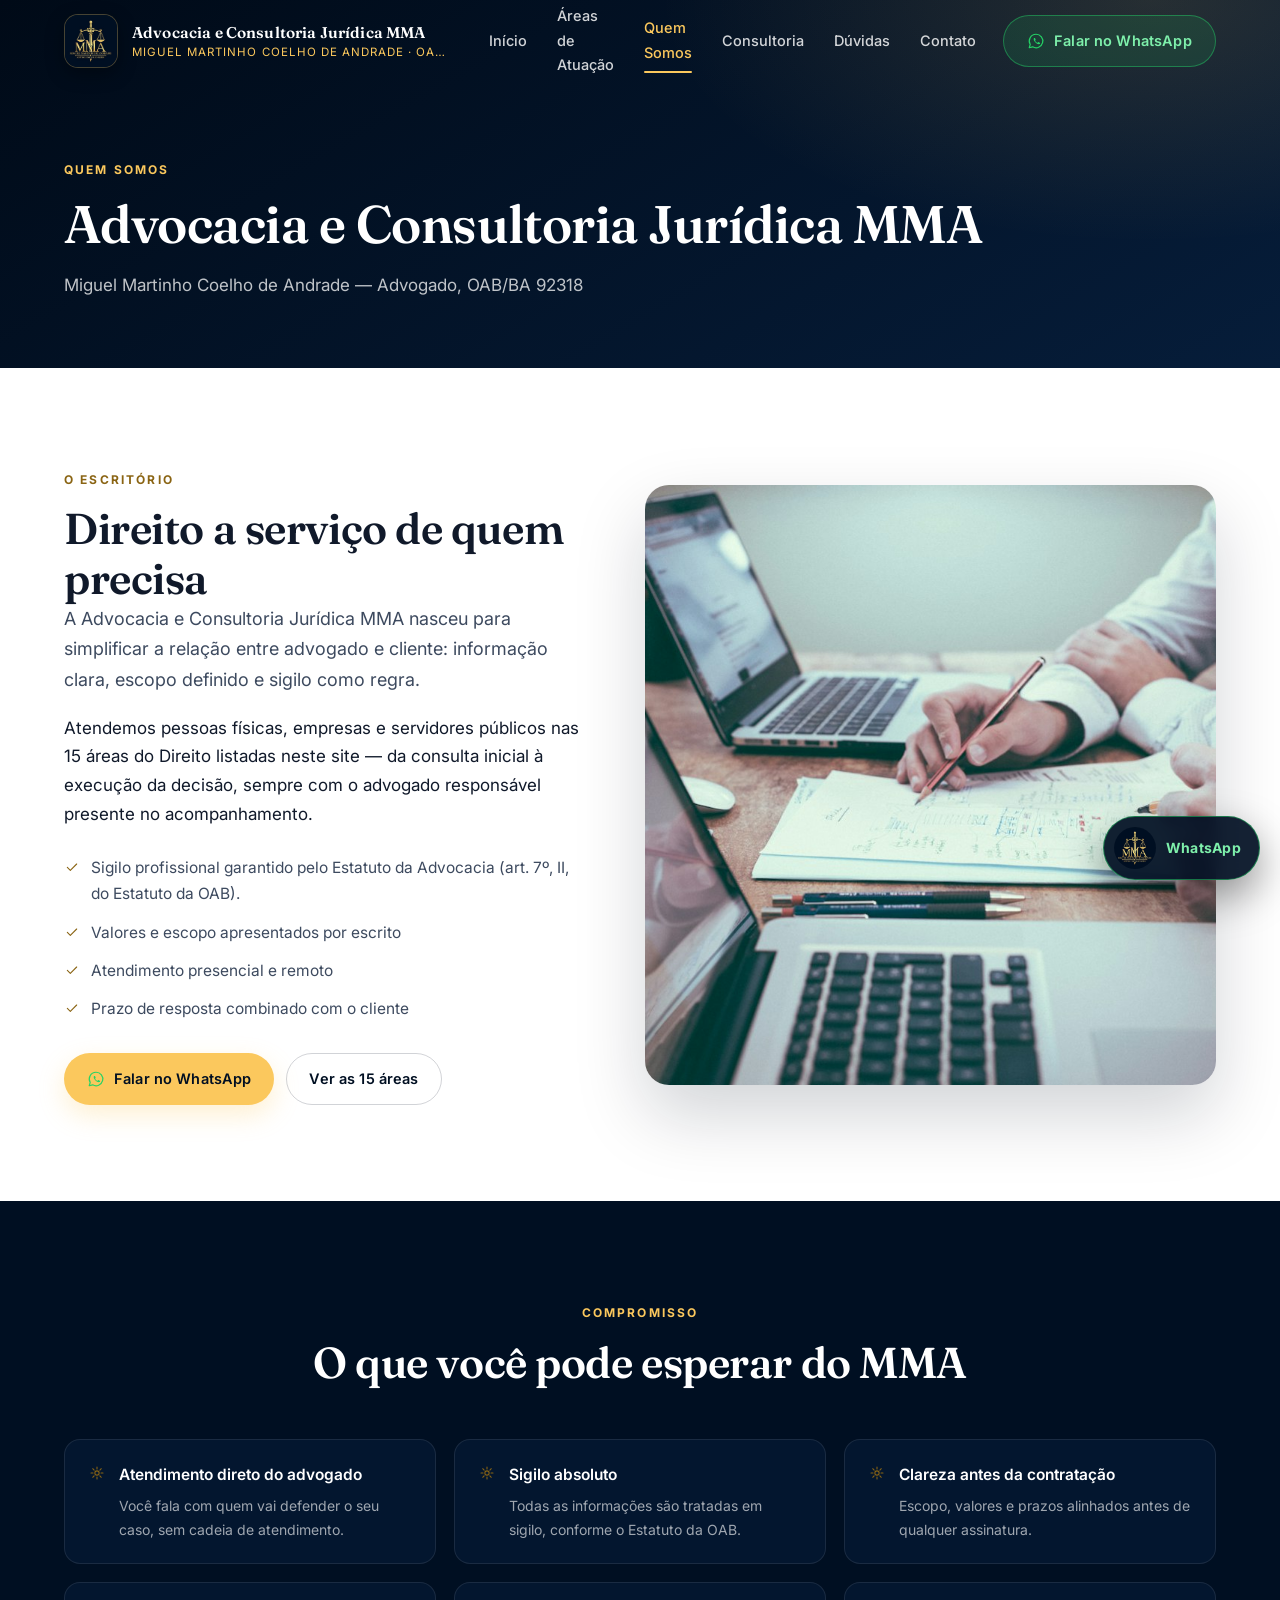
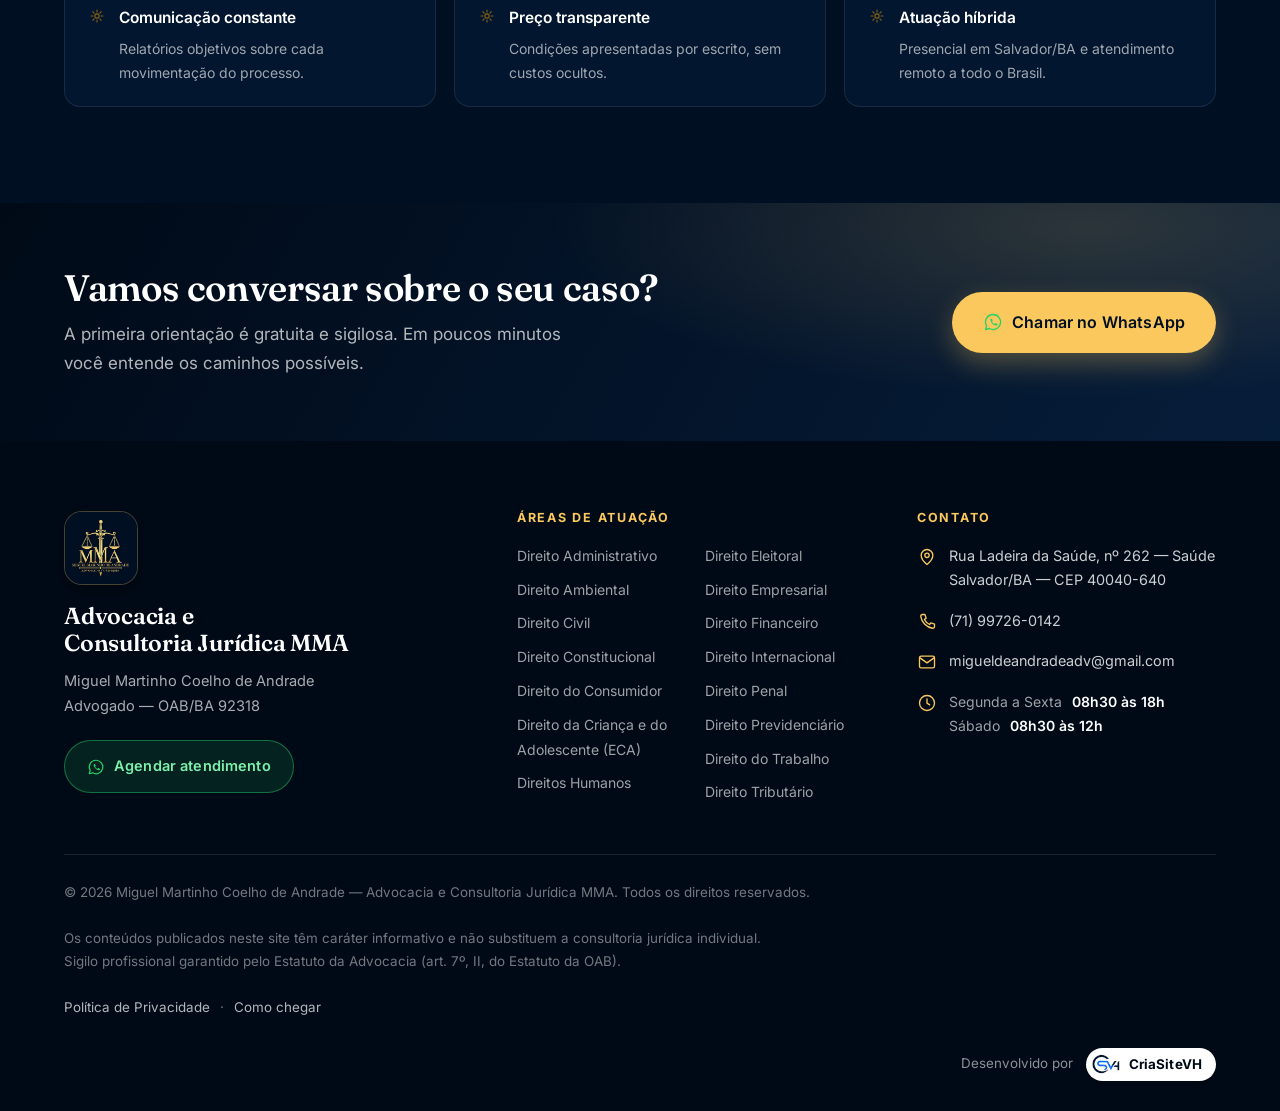
<file: sobre.html>
<!DOCTYPE html>
<html lang="pt-BR">
<head>
<meta charset="utf-8">
<meta name="viewport" content="width=device-width, initial-scale=1, viewport-fit=cover">
<title>Quem Somos | Advocacia e Consultoria Jurídica MMA</title>
<meta name="description" content="Conheça Miguel Martinho Coelho de Andrade, advogado OAB/BA 92318, e a proposta da Advocacia e Consultoria Jurídica MMA: atendimento direto, sigilo absoluto e transparência.">
<meta name="author" content="Miguel Martinho Coelho de Andrade">
<meta name="robots" content="index, follow">
<link rel="canonical" href="https://www.advogadomma.com.br/sobre.html">
<meta property="og:type" content="website">
<meta property="og:locale" content="pt_BR">
<meta property="og:site_name" content="Advocacia e Consultoria Jurídica MMA">
<meta property="og:title" content="Quem Somos | Advocacia e Consultoria Jurídica MMA">
<meta property="og:description" content="Conheça Miguel Martinho Coelho de Andrade, advogado OAB/BA 92318, e a proposta da Advocacia e Consultoria Jurídica MMA: atendimento direto, sigilo absoluto e transparência.">
<meta property="og:url" content="https://www.advogadomma.com.br/sobre.html">
<meta property="og:image" content="https://www.advogadomma.com.br/assets/img/logo-mma-3x.png">
<meta name="twitter:card" content="summary_large_image">
<meta name="theme-color" content="#000F22">
<link rel="icon" href="assets/img/favicon-32.png" sizes="32x32">
<link rel="icon" href="assets/img/favicon.png" sizes="96x96">
<link rel="apple-touch-icon" href="assets/img/apple-touch-icon.png">
<link rel="manifest" href="site.webmanifest">
<link rel="preconnect" href="https://fonts.googleapis.com">
<link rel="preconnect" href="https://fonts.gstatic.com" crossorigin>
<link href="https://fonts.googleapis.com/css2?family=Fraunces:opsz,wght@9..144,400;9..144,600;9..144,700&family=Inter:wght@400;500;600;700&display=swap" rel="stylesheet">
<link rel="stylesheet" href="assets/css/styles.css?v=1790961223">
<script type="application/ld+json">
{
  "@context": "https://schema.org",
  "@type": "LegalService",
  "name": "Advocacia e Consultoria Jurídica MMA",
  "url": "https://www.advogadomma.com.br/",
  "logo": "https://www.advogadomma.com.br/assets/img/logo-mma-3x.png",
  "image": "https://www.advogadomma.com.br/assets/img/logo-mma-3x.png",
  "description": "Advocacia e Consultoria Jurídica MMA — atuação em 15 áreas do Direito em Salvador/BA e atendimento remoto. Consulta inicial gratuita, sigilosa e feita diretamente pelo advogado.",
  "founder": {
    "@type": "Person",
    "name": "Miguel Martinho Coelho de Andrade",
    "jobTitle": "Advogado"
  },
  "address": {
    "@type": "PostalAddress",
    "streetAddress": "Rua Ladeira da Saúde, nº 262 — Saúde",
    "addressLocality": "Salvador",
    "addressRegion": "BA",
    "postalCode": "40040-640",
    "addressCountry": "BR"
  },
  "telephone": "(71) 99726-0142",
  "email": "migueldeandradeadv@gmail.com",
  "areaServed": "BR",
  "priceRange": "Sob consulta",
  "openingHoursSpecification": [
    {
      "@type": "OpeningHoursSpecification",
      "dayOfWeek": [
        "Monday",
        "Tuesday",
        "Wednesday",
        "Thursday",
        "Friday"
      ],
      "opens": "08:30",
      "closes": "18:00"
    },
    {
      "@type": "OpeningHoursSpecification",
      "dayOfWeek": "Saturday",
      "opens": "08:30",
      "closes": "12:00"
    }
  ],
  "hasOfferCatalog": {
    "@type": "OfferCatalog",
    "name": "Áreas de atuação",
    "itemListElement": [
      {
        "@type": "Offer",
        "itemOffered": {
          "@type": "Service",
          "name": "Direito Administrativo"
        }
      },
      {
        "@type": "Offer",
        "itemOffered": {
          "@type": "Service",
          "name": "Direito Ambiental"
        }
      },
      {
        "@type": "Offer",
        "itemOffered": {
          "@type": "Service",
          "name": "Direito Civil"
        }
      },
      {
        "@type": "Offer",
        "itemOffered": {
          "@type": "Service",
          "name": "Direito Constitucional"
        }
      },
      {
        "@type": "Offer",
        "itemOffered": {
          "@type": "Service",
          "name": "Direito do Consumidor"
        }
      },
      {
        "@type": "Offer",
        "itemOffered": {
          "@type": "Service",
          "name": "Direito da Criança e do Adolescente (ECA)"
        }
      },
      {
        "@type": "Offer",
        "itemOffered": {
          "@type": "Service",
          "name": "Direitos Humanos"
        }
      },
      {
        "@type": "Offer",
        "itemOffered": {
          "@type": "Service",
          "name": "Direito Eleitoral"
        }
      },
      {
        "@type": "Offer",
        "itemOffered": {
          "@type": "Service",
          "name": "Direito Empresarial"
        }
      },
      {
        "@type": "Offer",
        "itemOffered": {
          "@type": "Service",
          "name": "Direito Financeiro"
        }
      },
      {
        "@type": "Offer",
        "itemOffered": {
          "@type": "Service",
          "name": "Direito Internacional"
        }
      },
      {
        "@type": "Offer",
        "itemOffered": {
          "@type": "Service",
          "name": "Direito Penal"
        }
      },
      {
        "@type": "Offer",
        "itemOffered": {
          "@type": "Service",
          "name": "Direito Previdenciário"
        }
      },
      {
        "@type": "Offer",
        "itemOffered": {
          "@type": "Service",
          "name": "Direito do Trabalho"
        }
      },
      {
        "@type": "Offer",
        "itemOffered": {
          "@type": "Service",
          "name": "Direito Tributário"
        }
      }
    ]
  }
}
</script>
</head>
<body>
<a class="skip-link" href="#conteudo">Pular para o conteúdo</a>

<header class="site-header" id="siteHeader">
  <div class="container site-header__inner">
    <a class="brand" href="index.html" aria-label="Advocacia e Consultoria Jurídica MMA — início">
      <span class="brand__mark"><img src="assets/img/logo-mma-3x.png" width="181" height="180" alt="Logomarca MMA"></span>
      <span class="brand__text">
        <strong>Advocacia e Consultoria Jurídica MMA</strong>
        <span>Miguel Martinho Coelho de Andrade · OAB/BA 92318</span>
      </span>
    </a>
    <nav class="nav" id="mainNav" aria-label="Navegação principal">
        <a class="nav__link" href="index.html#inicio">Início</a>
        <a class="nav__link" href="index.html#areas">Áreas de Atuação</a>
        <a class="nav__link is-active" href="index.html#sobre">Quem Somos</a>
        <a class="nav__link" href="index.html#servicos">Consultoria</a>
        <a class="nav__link" href="index.html#faq">Dúvidas</a>
        <a class="nav__link" href="index.html#contato">Contato</a>
      <a class="btn btn--wa btn--block nav__cta" href="https://wa.me/5571997260142?text=Ol%C3%A1%21%20Vim%20pelo%20site%20da%20Advocacia%20e%20Consultoria%20Jur%C3%ADdica%20MMA%20e%20gostaria%20de%20uma%20orienta%C3%A7%C3%A3o%20inicial." target="_blank" rel="noopener">
        <svg class="ico ico--wa" viewBox="0 0 24 24" width="18" height="18" fill="none" stroke="currentColor" stroke-width="1.6" stroke-linecap="round" stroke-linejoin="round" aria-hidden="true" focusable="false"><path d="M12 3a9 9 0 0 0-7.7 13.6L3 21l4.6-1.2A9 9 0 1 0 12 3Z"/><path d="M9.1 8.4c.2-.4.4-.4.6-.4h.5c.2 0 .4 0 .6.4l.7 1.7c.1.3 0 .5-.1.7l-.4.5c-.1.2-.3.4-.1.7a6 6 0 0 0 2.6 2.3c.3.2.5.1.7-.1l.5-.6c.2-.2.4-.3.7-.2l1.6.8c.3.1.4.3.4.5v.5c0 .4-.3.8-.7.9-1 .4-2.2.2-3.4-.4a9.4 9.4 0 0 1-4-4.3c-.5-1.3-.5-2.6 0-3.5Z" fill="currentColor" stroke="none"/></svg> Falar no WhatsApp
      </a>
    </nav>
    <button class="nav-toggle" id="navToggle" type="button" aria-label="Abrir menu" aria-expanded="false" aria-controls="mainNav">
      <span></span><span></span><span></span>
    </button>
  </div>
</header>
<div class="nav-backdrop" id="navBackdrop" hidden></div>

    <main id="conteudo">
      <section class="page-hero">
        <div class="container">
          <span class="eyebrow eyebrow--light">Quem somos</span>
          <h1>Advocacia e Consultoria Jurídica MMA</h1>
          <p>Miguel Martinho Coelho de Andrade — Advogado, OAB/BA 92318</p>
        </div>
      </section>

      <section class="section">
        <div class="container about__grid">
          <div class="about__content reveal">
            <span class="eyebrow">O escritório</span>
            <h2 class="section__title section__title--left">Direito a serviço de quem precisa</h2>
            <p class="lead">
              A Advocacia e Consultoria Jurídica MMA nasceu para simplificar a relação entre advogado e
              cliente: informação clara, escopo definido e sigilo como regra.
            </p>
            <p>
              Atendemos pessoas físicas, empresas e servidores públicos nas 15 áreas do Direito listadas
              neste site — da consulta inicial à execução da decisão, sempre com o advogado responsável
              presente no acompanhamento.
            </p>
            <ul class="about__list">
              <li><svg class="ico ico--sm" viewBox="0 0 24 24" width="18" height="18" fill="none" stroke="currentColor" stroke-width="1.6" stroke-linecap="round" stroke-linejoin="round" aria-hidden="true" focusable="false"><path d="m5 12.5 4.5 4.5L19 7.5"/></svg> Sigilo profissional garantido pelo Estatuto da Advocacia (art. 7º, II, do Estatuto da OAB).</li>
              <li><svg class="ico ico--sm" viewBox="0 0 24 24" width="18" height="18" fill="none" stroke="currentColor" stroke-width="1.6" stroke-linecap="round" stroke-linejoin="round" aria-hidden="true" focusable="false"><path d="m5 12.5 4.5 4.5L19 7.5"/></svg> Valores e escopo apresentados por escrito</li>
              <li><svg class="ico ico--sm" viewBox="0 0 24 24" width="18" height="18" fill="none" stroke="currentColor" stroke-width="1.6" stroke-linecap="round" stroke-linejoin="round" aria-hidden="true" focusable="false"><path d="m5 12.5 4.5 4.5L19 7.5"/></svg> Atendimento presencial e remoto</li>
              <li><svg class="ico ico--sm" viewBox="0 0 24 24" width="18" height="18" fill="none" stroke="currentColor" stroke-width="1.6" stroke-linecap="round" stroke-linejoin="round" aria-hidden="true" focusable="false"><path d="m5 12.5 4.5 4.5L19 7.5"/></svg> Prazo de resposta combinado com o cliente</li>
            </ul>
            <div class="about__actions">
              <a class="btn btn--gold" href="https://wa.me/5571997260142?text=Ol%C3%A1%21%20Vim%20pelo%20site%20da%20Advocacia%20e%20Consultoria%20Jur%C3%ADdica%20MMA%20e%20gostaria%20de%20uma%20orienta%C3%A7%C3%A3o%20inicial." target="_blank" rel="noopener"><svg class="ico ico--wa" viewBox="0 0 24 24" width="18" height="18" fill="none" stroke="currentColor" stroke-width="1.6" stroke-linecap="round" stroke-linejoin="round" aria-hidden="true" focusable="false"><path d="M12 3a9 9 0 0 0-7.7 13.6L3 21l4.6-1.2A9 9 0 1 0 12 3Z"/><path d="M9.1 8.4c.2-.4.4-.4.6-.4h.5c.2 0 .4 0 .6.4l.7 1.7c.1.3 0 .5-.1.7l-.4.5c-.1.2-.3.4-.1.7a6 6 0 0 0 2.6 2.3c.3.2.5.1.7-.1l.5-.6c.2-.2.4-.3.7-.2l1.6.8c.3.1.4.3.4.5v.5c0 .4-.3.8-.7.9-1 .4-2.2.2-3.4-.4a9.4 9.4 0 0 1-4-4.3c-.5-1.3-.5-2.6 0-3.5Z" fill="currentColor" stroke="none"/></svg> Falar no WhatsApp</a>
              <a class="btn btn--ghost-dark" href="areas.html">Ver as 15 áreas</a>
            </div>
          </div>
          <div class="about__media reveal">
            <img src="assets/img/reuniao.jpg" alt="Atendimento jurídico no escritório" loading="lazy" width="800" height="600">
          </div>
        </div>
      </section>

      <section class="section section--dark">
        <div class="container">
          
      <div class="section__head">
        <span class="eyebrow">Compromisso</span>
        <h2 class="section__title">O que você pode esperar do MMA</h2>
      </div>

          <ul class="diffs">
          <li class="diff reveal"><svg class="ico ico--sm" viewBox="0 0 24 24" width="18" height="18" fill="none" stroke="currentColor" stroke-width="1.6" stroke-linecap="round" stroke-linejoin="round" aria-hidden="true" focusable="false"><circle cx="12" cy="12" r="3.2"/><path d="M12 3v3M12 18v3M3 12h3M18 12h3M5.6 5.6l2.1 2.1M16.3 16.3l2.1 2.1M18.4 5.6l-2.1 2.1M7.7 16.3l-2.1 2.1"/></svg><span>Atendimento direto do advogado<small>Você fala com quem vai defender o seu caso, sem cadeia de atendimento.</small></span></li>
          <li class="diff reveal"><svg class="ico ico--sm" viewBox="0 0 24 24" width="18" height="18" fill="none" stroke="currentColor" stroke-width="1.6" stroke-linecap="round" stroke-linejoin="round" aria-hidden="true" focusable="false"><circle cx="12" cy="12" r="3.2"/><path d="M12 3v3M12 18v3M3 12h3M18 12h3M5.6 5.6l2.1 2.1M16.3 16.3l2.1 2.1M18.4 5.6l-2.1 2.1M7.7 16.3l-2.1 2.1"/></svg><span>Sigilo absoluto<small>Todas as informações são tratadas em sigilo, conforme o Estatuto da OAB.</small></span></li>
          <li class="diff reveal"><svg class="ico ico--sm" viewBox="0 0 24 24" width="18" height="18" fill="none" stroke="currentColor" stroke-width="1.6" stroke-linecap="round" stroke-linejoin="round" aria-hidden="true" focusable="false"><circle cx="12" cy="12" r="3.2"/><path d="M12 3v3M12 18v3M3 12h3M18 12h3M5.6 5.6l2.1 2.1M16.3 16.3l2.1 2.1M18.4 5.6l-2.1 2.1M7.7 16.3l-2.1 2.1"/></svg><span>Clareza antes da contratação<small>Escopo, valores e prazos alinhados antes de qualquer assinatura.</small></span></li>
          <li class="diff reveal"><svg class="ico ico--sm" viewBox="0 0 24 24" width="18" height="18" fill="none" stroke="currentColor" stroke-width="1.6" stroke-linecap="round" stroke-linejoin="round" aria-hidden="true" focusable="false"><circle cx="12" cy="12" r="3.2"/><path d="M12 3v3M12 18v3M3 12h3M18 12h3M5.6 5.6l2.1 2.1M16.3 16.3l2.1 2.1M18.4 5.6l-2.1 2.1M7.7 16.3l-2.1 2.1"/></svg><span>Comunicação constante<small>Relatórios objetivos sobre cada movimentação do processo.</small></span></li>
          <li class="diff reveal"><svg class="ico ico--sm" viewBox="0 0 24 24" width="18" height="18" fill="none" stroke="currentColor" stroke-width="1.6" stroke-linecap="round" stroke-linejoin="round" aria-hidden="true" focusable="false"><circle cx="12" cy="12" r="3.2"/><path d="M12 3v3M12 18v3M3 12h3M18 12h3M5.6 5.6l2.1 2.1M16.3 16.3l2.1 2.1M18.4 5.6l-2.1 2.1M7.7 16.3l-2.1 2.1"/></svg><span>Preço transparente<small>Condições apresentadas por escrito, sem custos ocultos.</small></span></li>
          <li class="diff reveal"><svg class="ico ico--sm" viewBox="0 0 24 24" width="18" height="18" fill="none" stroke="currentColor" stroke-width="1.6" stroke-linecap="round" stroke-linejoin="round" aria-hidden="true" focusable="false"><circle cx="12" cy="12" r="3.2"/><path d="M12 3v3M12 18v3M3 12h3M18 12h3M5.6 5.6l2.1 2.1M16.3 16.3l2.1 2.1M18.4 5.6l-2.1 2.1M7.7 16.3l-2.1 2.1"/></svg><span>Atuação híbrida<small>Presencial em Salvador/BA e atendimento remoto a todo o Brasil.</small></span></li>
          </ul>
        </div>
      </section>

    <section class="cta-band">
      <div class="container cta-band__inner">
        <div>
          <h2>Vamos conversar sobre o seu caso?</h2>
          <p>A primeira orientação é gratuita e sigilosa. Em poucos minutos você entende os caminhos possíveis.</p>
        </div>
        <a class="btn btn--gold btn--lg" href="https://wa.me/5571997260142?text=Ol%C3%A1%21%20Vim%20pelo%20site%20da%20Advocacia%20e%20Consultoria%20Jur%C3%ADdica%20MMA%20e%20gostaria%20de%20uma%20consulta%20inicial%20gratuita." target="_blank" rel="noopener">
          <svg class="ico ico--wa" viewBox="0 0 24 24" width="20" height="20" fill="none" stroke="currentColor" stroke-width="1.6" stroke-linecap="round" stroke-linejoin="round" aria-hidden="true" focusable="false"><path d="M12 3a9 9 0 0 0-7.7 13.6L3 21l4.6-1.2A9 9 0 1 0 12 3Z"/><path d="M9.1 8.4c.2-.4.4-.4.6-.4h.5c.2 0 .4 0 .6.4l.7 1.7c.1.3 0 .5-.1.7l-.4.5c-.1.2-.3.4-.1.7a6 6 0 0 0 2.6 2.3c.3.2.5.1.7-.1l.5-.6c.2-.2.4-.3.7-.2l1.6.8c.3.1.4.3.4.5v.5c0 .4-.3.8-.7.9-1 .4-2.2.2-3.4-.4a9.4 9.4 0 0 1-4-4.3c-.5-1.3-.5-2.6 0-3.5Z" fill="currentColor" stroke="none"/></svg> Chamar no WhatsApp
        </a>
      </div>
    </section>
</main>
<footer class="site-footer">
  <div class="container">
    <div class="footer__top">
      <div class="footer__brand">
        <span class="brand__mark brand__mark--lg"><img src="assets/img/logo-mma-3x.png" width="181" height="180" alt="Logomarca MMA"></span>
        <h2>Advocacia e<br>Consultoria Jurídica MMA</h2>
        <p class="footer__name">Miguel Martinho Coelho de Andrade<br>Advogado — OAB/BA 92318</p>
        <a class="btn btn--wa" href="https://wa.me/5571997260142?text=Ol%C3%A1%21%20Vim%20pelo%20site%20da%20Advocacia%20e%20Consultoria%20Jur%C3%ADdica%20MMA%20e%20gostaria%20de%20uma%20orienta%C3%A7%C3%A3o%20inicial." target="_blank" rel="noopener"><svg class="ico ico--wa" viewBox="0 0 24 24" width="18" height="18" fill="none" stroke="currentColor" stroke-width="1.6" stroke-linecap="round" stroke-linejoin="round" aria-hidden="true" focusable="false"><path d="M12 3a9 9 0 0 0-7.7 13.6L3 21l4.6-1.2A9 9 0 1 0 12 3Z"/><path d="M9.1 8.4c.2-.4.4-.4.6-.4h.5c.2 0 .4 0 .6.4l.7 1.7c.1.3 0 .5-.1.7l-.4.5c-.1.2-.3.4-.1.7a6 6 0 0 0 2.6 2.3c.3.2.5.1.7-.1l.5-.6c.2-.2.4-.3.7-.2l1.6.8c.3.1.4.3.4.5v.5c0 .4-.3.8-.7.9-1 .4-2.2.2-3.4-.4a9.4 9.4 0 0 1-4-4.3c-.5-1.3-.5-2.6 0-3.5Z" fill="currentColor" stroke="none"/></svg> Agendar atendimento</a>
      </div>

      <div class="footer__col">
        <h3>Áreas de atuação</h3>
        <ul class="footer__list footer__list--areas">
          <li><a href="areas.html#administrativo">Direito Administrativo</a></li>
          <li><a href="areas.html#ambiental">Direito Ambiental</a></li>
          <li><a href="areas.html#civil">Direito Civil</a></li>
          <li><a href="areas.html#constitucional">Direito Constitucional</a></li>
          <li><a href="areas.html#consumidor">Direito do Consumidor</a></li>
          <li><a href="areas.html#eca">Direito da Criança e do Adolescente (ECA)</a></li>
          <li><a href="areas.html#direitos-humanos">Direitos Humanos</a></li>
          <li><a href="areas.html#eleitoral">Direito Eleitoral</a></li>
          <li><a href="areas.html#empresarial">Direito Empresarial</a></li>
          <li><a href="areas.html#financeiro">Direito Financeiro</a></li>
          <li><a href="areas.html#internacional">Direito Internacional</a></li>
          <li><a href="areas.html#penal">Direito Penal</a></li>
          <li><a href="areas.html#previdenciario">Direito Previdenciário</a></li>
          <li><a href="areas.html#trabalho">Direito do Trabalho</a></li>
          <li><a href="areas.html#tributario">Direito Tributário</a></li>
        </ul>
      </div>

      <div class="footer__col">
        <h3>Contato</h3>
        <ul class="footer__contact">
          <li><svg class="ico ico--foot" viewBox="0 0 24 24" width="20" height="20" fill="none" stroke="currentColor" stroke-width="1.6" stroke-linecap="round" stroke-linejoin="round" aria-hidden="true" focusable="false"><path d="M12 21s7-5.6 7-11a7 7 0 1 0-14 0c0 5.4 7 11 7 11Z"/><circle cx="12" cy="10" r="2.6"/></svg><a href="https://www.google.com/maps/search/?api=1&query=Rua+Ladeira+da+Sa%C3%BAde%2C+262%2C+Salvador%2C+BA" target="_blank" rel="noopener">Rua Ladeira da Saúde, nº 262 — Saúde<br>Salvador/BA — CEP 40040-640</a></li>
          <li><svg class="ico ico--foot" viewBox="0 0 24 24" width="20" height="20" fill="none" stroke="currentColor" stroke-width="1.6" stroke-linecap="round" stroke-linejoin="round" aria-hidden="true" focusable="false"><path d="M6.5 3h3l1.5 4.5-2 1.4a12 12 0 0 0 6.1 6.1l1.4-2 4.5 1.5v3a2 2 0 0 1-2.2 2A17 17 0 0 1 4.5 5.2 2 2 0 0 1 6.5 3Z"/></svg><a href="tel:+5571997260142">(71) 99726-0142</a></li>
          <li><svg class="ico ico--foot" viewBox="0 0 24 24" width="20" height="20" fill="none" stroke="currentColor" stroke-width="1.6" stroke-linecap="round" stroke-linejoin="round" aria-hidden="true" focusable="false"><rect x="3" y="5" width="18" height="14" rx="2"/><path d="m3.5 7 8.5 6 8.5-6"/></svg><a href="mailto:migueldeandradeadv@gmail.com">migueldeandradeadv@gmail.com</a></li>
          <li><svg class="ico ico--foot" viewBox="0 0 24 24" width="20" height="20" fill="none" stroke="currentColor" stroke-width="1.6" stroke-linecap="round" stroke-linejoin="round" aria-hidden="true" focusable="false"><circle cx="12" cy="12" r="9"/><path d="M12 7v5.2l3.2 2"/></svg><ul class="footer__hours"><li><span>Segunda a Sexta</span><strong>08h30 às 18h</strong></li><li><span>Sábado</span><strong>08h30 às 12h</strong></li></ul></li>
        </ul>
      </div>
    </div>

    <div class="footer__bottom">
      <p>© 2026 Miguel Martinho Coelho de Andrade — Advocacia e Consultoria Jurídica MMA. Todos os direitos reservados.</p>
      <p class="footer__note">Os conteúdos publicados neste site têm caráter informativo e não substituem a consultoria jurídica individual. Sigilo profissional garantido pelo Estatuto da Advocacia (art. 7º, II, do Estatuto da OAB).</p>
      <p class="footer__links"><a href="privacidade.html">Política de Privacidade</a><span>·</span><a href="https://www.google.com/maps/search/?api=1&query=Rua+Ladeira+da+Sa%C3%BAde%2C+262%2C+Salvador%2C+BA" target="_blank" rel="noopener">Como chegar</a></p>
      <p class="footer__credit">Desenvolvido por <a href="https://www.criasitevh.com.br" target="_blank" rel="nofollow noopener"><img src="assets/img/criasitevh.jpg" width="27" height="20" alt="CriaSiteVH" loading="lazy"><span>CriaSiteVH</span></a></p>
    </div>
  </div>
</footer>

<a class="float-wa" href="https://wa.me/5571997260142?text=Ol%C3%A1%21%20Vim%20pelo%20site%20da%20Advocacia%20e%20Consultoria%20Jur%C3%ADdica%20MMA%20e%20gostaria%20de%20uma%20orienta%C3%A7%C3%A3o%20inicial." target="_blank" rel="noopener" aria-label="Falar com o escritório no WhatsApp">
  <span class="float-wa__mark"><img src="assets/img/logo-mma-3x.png" width="181" height="180" alt=""></span>
  <span class="float-wa__label">WhatsApp</span>
</a>
<script src="assets/js/main.js?v=1790901459" defer></script>
</body>
</html>
</file>
<file: assets/css/styles.css>
/* ==========================================================================
   Advocacia e Consultoria Jurídica MMA
   Paleta: azul-marinho profundo #000F22 + dourado #FBC85D
   ========================================================================== */

:root {
  --navy-950: #000a17;
  --navy-900: #000f22;
  --navy-850: #03162f;
  --navy-800: #061d3a;
  --navy-700: #0b2b52;
  --navy-600: #123a68;

  --gold: #fbc85d;
  --gold-600: #e0ab34;
  --gold-ink: #8a6413;   /* dourado escuro: texto sobre fundo claro */
  --gold-100: #fdf1d5;

  --ink: #10192a;
  --ink-600: #3d4a5f;
  --ink-500: #5b6a80;
  --line: #e2e5ea;
  --paper: #ffffff;
  --cream: #f6f3ec;

  --radius: 16px;
  --radius-sm: 10px;
  --radius-lg: 24px;

  --shadow-sm: 0 2px 10px rgba(0, 15, 34, 0.06);
  --shadow: 0 14px 40px rgba(0, 15, 34, 0.10);
  --shadow-lg: 0 30px 70px rgba(0, 15, 34, 0.18);

  --font-serif: "Fraunces", "Georgia", "Times New Roman", serif;
  --font-sans: "Inter", -apple-system, BlinkMacSystemFont, "Segoe UI", Roboto, Arial, sans-serif;

  --container: 1200px;
  --header-h: 82px;
  --ease: cubic-bezier(0.22, 0.61, 0.36, 1);
}

/* ---------------------------------------------------------------- reset -- */
*,
*::before,
*::after { box-sizing: border-box; }

html {
  scroll-behavior: smooth;
  scroll-padding-top: calc(var(--header-h) + 16px);
  -webkit-text-size-adjust: 100%;
}

body {
  margin: 0;
  font-family: var(--font-sans);
  font-size: 17px;
  line-height: 1.7;
  color: var(--ink);
  background: var(--paper);
  overflow-x: hidden;
}

img { max-width: 100%; display: block; }
a { color: inherit; text-decoration: none; }
ul, ol { margin: 0; padding: 0; list-style: none; }
h1, h2, h3, h4 { margin: 0; font-family: var(--font-serif); font-weight: 600; line-height: 1.15; letter-spacing: -0.01em; }
p { margin: 0 0 1em; }
p:last-child { margin-bottom: 0; }
button, input, select, textarea { font: inherit; color: inherit; }

::selection { background: var(--gold); color: var(--navy-900); }

:focus-visible {
  outline: 3px solid var(--gold);
  outline-offset: 3px;
  border-radius: 4px;
}

.skip-link {
  position: absolute;
  left: -9999px;
  top: 0;
  z-index: 999;
  background: var(--gold);
  color: var(--navy-900);
  padding: 12px 20px;
  border-radius: 0 0 8px 0;
  font-weight: 600;
}
.skip-link:focus { left: 0; }

/* ------------------------------------------------------------- container -- */
.container {
  width: 100%;
  max-width: var(--container);
  margin-inline: auto;
  padding-inline: 24px;
}
.container--narrow { max-width: 840px; }

/* ---------------------------------------------------------------- icons -- */
.ico { flex: none; }
.ico--sm { width: 16px; height: 16px; }
.ico--foot { width: 20px; height: 20px; color: var(--gold); margin-top: 3px; }
.ico--faq { transition: transform 0.25s var(--ease); flex: none; }
.ico--wa { color: #25d366; }

/* ---------------------------------------------------------------- header -- */
.site-header {
  position: fixed;
  inset: 0 0 auto 0;
  z-index: 100;
  height: var(--header-h);
  display: flex;
  align-items: center;
  background: transparent;
  transition: background 0.3s var(--ease), box-shadow 0.3s var(--ease), height 0.3s var(--ease);
}
.site-header.is-scrolled {
  background: rgba(0, 15, 34, 0.96);
  backdrop-filter: blur(12px);
  -webkit-backdrop-filter: blur(12px);
  box-shadow: 0 6px 30px rgba(0, 0, 0, 0.28);
  height: 72px;
}
.site-header__inner {
  display: flex;
  align-items: center;
  gap: 24px;
  width: 100%;
}

.brand {
  display: flex;
  align-items: center;
  gap: 14px;
  flex: 0 1 auto;
  min-width: 0;
}
.brand__mark {
  display: grid;
  place-items: center;
  width: 54px;
  height: 54px;
  border-radius: 14px;
  overflow: hidden;
  background: var(--navy-900);
  border: 1px solid rgba(251, 200, 93, 0.28);
  box-shadow: 0 6px 18px rgba(0, 0, 0, 0.35);
  flex: none;
}
.brand__mark img { width: 100%; height: 100%; object-fit: cover; }
.brand__mark--sm { width: 44px; height: 44px; border-radius: 12px; }
.brand__mark--md { width: 62px; height: 62px; border-radius: 16px; }
.brand__mark--lg { width: 74px; height: 74px; border-radius: 18px; }

.brand__text { display: flex; flex-direction: column; line-height: 1.25; min-width: 0; }
.brand__text strong,
.brand__text span {
  white-space: nowrap;
  overflow: hidden;
  text-overflow: ellipsis;
  max-width: 100%;
}
.brand__text strong {
  font-family: var(--font-serif);
  font-size: 15.5px;
  font-weight: 600;
  color: #fff;
  letter-spacing: 0.01em;
}
.brand__text span {
  font-size: 11.5px;
  letter-spacing: 0.09em;
  text-transform: uppercase;
  color: var(--gold);
  margin-top: 3px;
}

.nav {
  margin-left: auto;
  display: flex;
  align-items: center;
  gap: 4px;
}
.nav__link {
  position: relative;
  padding: 9px 13px;
  font-size: 14.5px;
  font-weight: 500;
  color: rgba(255, 255, 255, 0.82);
  border-radius: 8px;
  transition: color 0.2s, background 0.2s;
}
.nav__link:hover,
.nav__link:focus-visible { color: #fff; background: rgba(255, 255, 255, 0.08); }
.nav__link.is-active { color: var(--gold); }
.nav__link.is-active::after {
  content: "";
  position: absolute;
  left: 13px;
  right: 13px;
  bottom: 2px;
  height: 2px;
  background: var(--gold);
  border-radius: 2px;
}
.nav__cta { margin-left: 10px; }

.nav-toggle {
  display: none;
  width: 46px;
  height: 46px;
  border: 1px solid rgba(255, 255, 255, 0.22);
  border-radius: 12px;
  background: rgba(255, 255, 255, 0.06);
  cursor: pointer;
  padding: 0;
  margin-left: auto;
  position: relative;
}
.nav-toggle span {
  position: absolute;
  left: 50%;
  width: 20px;
  height: 2px;
  background: #fff;
  border-radius: 2px;
  transform: translateX(-50%);
  transition: transform 0.25s var(--ease), opacity 0.2s;
}
.nav-toggle span:nth-child(1) { top: 15px; }
.nav-toggle span:nth-child(2) { top: 22px; }
.nav-toggle span:nth-child(3) { top: 29px; }
.nav-toggle[aria-expanded="true"] span:nth-child(1) { transform: translateX(-50%) translateY(7px) rotate(45deg); }
.nav-toggle[aria-expanded="true"] span:nth-child(2) { opacity: 0; }
.nav-toggle[aria-expanded="true"] span:nth-child(3) { transform: translateX(-50%) translateY(-7px) rotate(-45deg); }

.nav-backdrop {
  position: fixed;
  inset: 0;
  background: rgba(0, 10, 23, 0.6);
  backdrop-filter: blur(3px);
  z-index: 98;
}

/* --------------------------------------------------------------- buttons -- */
.btn {
  --btn-bg: transparent;
  --btn-fg: #fff;
  --btn-bd: transparent;
  display: inline-flex;
  align-items: center;
  justify-content: center;
  gap: 9px;
  padding: 13px 22px;
  border: 1px solid var(--btn-bd);
  border-radius: 999px;
  background: var(--btn-bg);
  color: var(--btn-fg);
  font-size: 14.5px;
  font-weight: 600;
  letter-spacing: 0.01em;
  cursor: pointer;
  transition: transform 0.2s var(--ease), box-shadow 0.2s var(--ease), background 0.2s, color 0.2s, border-color 0.2s;
  text-align: center;
}
.btn:hover { transform: translateY(-2px); }
.btn:active { transform: translateY(0); }
.btn--block { display: flex; width: 100%; }

.btn--gold {
  --btn-bg: var(--gold);
  --btn-fg: var(--navy-900);
  box-shadow: 0 10px 26px rgba(251, 200, 93, 0.28);
}
.btn--gold:hover { background: #ffd177; box-shadow: 0 14px 34px rgba(251, 200, 93, 0.4); }

.btn--wa {
  --btn-bg: rgba(37, 211, 102, 0.12);
  --btn-fg: #7ef0ab;
  --btn-bd: rgba(37, 211, 102, 0.45);
}
.btn--wa:hover { background: #25d366; border-color: #25d366; color: var(--navy-950); }
.btn--wa:hover .ico--wa { color: var(--navy-950); }

.btn--ghost {
  --btn-fg: #fff;
  --btn-bd: rgba(255, 255, 255, 0.32);
}
.btn--ghost:hover { background: rgba(255, 255, 255, 0.1); border-color: rgba(255, 255, 255, 0.6); }

.btn--ghost-dark {
  --btn-fg: var(--navy-900);
  --btn-bd: rgba(0, 15, 34, 0.18);
}
.btn--ghost-dark:hover { background: var(--navy-900); color: #fff; border-color: var(--navy-900); }

.btn--lg { padding: 16px 30px; font-size: 16px; }

/* ------------------------------------------------------------------ hero -- */
.hero {
  position: relative;
  padding-top: calc(var(--header-h) + 64px);
  padding-bottom: 96px;
  background: var(--navy-900);
  color: #fff;
  overflow: hidden;
}
.hero__bg {
  position: absolute;
  inset: 0;
  background: url("../img/hero.jpg") center 42% / cover no-repeat;
  transform: scale(1.04);
  filter: saturate(0.6);
}
.hero__overlay {
  position: absolute;
  inset: 0;
  background:
    radial-gradient(90% 80% at 12% 40%, rgba(0, 15, 34, 0.96) 0%, rgba(0, 15, 34, 0.72) 45%, rgba(0, 15, 34, 0.35) 100%),
    linear-gradient(180deg, rgba(0, 15, 34, 0.85) 0%, rgba(0, 10, 23, 0.55) 35%, var(--navy-900) 100%);
}
.hero__inner {
  position: relative;
  display: grid;
  grid-template-columns: minmax(0, 1.35fr) minmax(0, 0.85fr);
  gap: 56px;
  align-items: center;
}
.eyebrow {
  display: inline-block;
  font-size: 12px;
  font-weight: 700;
  letter-spacing: 0.18em;
  text-transform: uppercase;
  color: var(--gold-ink);
  margin-bottom: 14px;
}
.eyebrow--light,
.section--dark .eyebrow { color: var(--gold); }

.hero__title {
  font-size: clamp(2.4rem, 5.2vw, 4.1rem);
  line-height: 1.06;
  color: #fff;
  letter-spacing: -0.02em;
}
.gold { color: var(--gold); }

.hero__lead {
  margin: 24px 0 30px;
  max-width: 34em;
  font-size: 18px;
  color: rgba(255, 255, 255, 0.82);
}
.hero__lead strong { color: #fff; font-weight: 600; }
.hero__actions { display: flex; flex-wrap: wrap; gap: 14px; }
.hero__chips {
  display: flex;
  flex-wrap: wrap;
  gap: 10px 26px;
  margin-top: 32px;
  padding-top: 26px;
  border-top: 1px solid rgba(255, 255, 255, 0.14);
}
.hero__chips li {
  display: flex;
  align-items: center;
  gap: 8px;
  font-size: 14px;
  color: rgba(255, 255, 255, 0.72);
}
.hero__chips .ico { color: var(--gold); }

.hero__card {
  background: linear-gradient(160deg, rgba(6, 29, 58, 0.92), rgba(0, 15, 34, 0.94));
  border: 1px solid rgba(251, 200, 93, 0.22);
  border-radius: var(--radius-lg);
  padding: 30px 28px;
  box-shadow: var(--shadow-lg);
  backdrop-filter: blur(10px);
}
.hero__card-head { display: flex; align-items: center; gap: 15px; }
.hero__card-head strong { display: block; font-family: var(--font-serif); font-size: 17px; color: #fff; }
.hero__card-head span { font-size: 12px; letter-spacing: 0.08em; text-transform: uppercase; color: var(--gold); }
.hero__card-quote {
  margin: 22px 0;
  padding: 16px 0 16px 16px;
  border-left: 2px solid var(--gold);
  font-family: var(--font-serif);
  font-size: 15.5px;
  font-style: italic;
  color: rgba(255, 255, 255, 0.78);
}
.hero__card-list { display: grid; gap: 14px; padding-top: 20px; border-top: 1px solid rgba(255, 255, 255, 0.12); }
.hero__card-list li { display: flex; gap: 12px; align-items: flex-start; }
.hero__card-list .ico { color: var(--gold); margin-top: 3px; }
.hero__card-list a { font-size: 14.5px; color: rgba(255, 255, 255, 0.9); }
.hero__card-list a:hover { color: var(--gold); }
.hero__card-list small { color: rgba(255, 255, 255, 0.55); font-size: 13px; }

/* ----------------------------------------------------------------- strip -- */
.strip {
  background: var(--navy-950);
  border-top: 1px solid rgba(251, 200, 93, 0.16);
  padding: 34px 0;
}
.strip__grid {
  display: grid;
  grid-template-columns: repeat(4, 1fr);
  gap: 24px;
  text-align: center;
}
.strip__item strong {
  display: block;
  font-family: var(--font-serif);
  font-size: clamp(1.7rem, 3vw, 2.4rem);
  color: var(--gold);
  line-height: 1;
}
.strip__item span {
  display: block;
  margin-top: 8px;
  font-size: 13px;
  letter-spacing: 0.1em;
  text-transform: uppercase;
  color: rgba(255, 255, 255, 0.62);
}

/* --------------------------------------------------------------- section -- */
.section { padding: 96px 0; }
.section--dark { background: var(--navy-900); color: rgba(255, 255, 255, 0.82); }
.section--dark h2, .section--dark h3 { color: #fff; }
.section--cream { background: var(--cream); }

.section__head { max-width: 720px; margin: 0 auto 52px; text-align: center; }
.section__title { font-size: clamp(1.85rem, 3.6vw, 2.7rem); color: var(--ink); }
.section--dark .section__title { color: #fff; }
.section__title--left { text-align: left; }
.section__sub {
  margin-top: 16px;
  font-size: 16.5px;
  color: var(--ink-500);
}
.section--dark .section__sub { color: rgba(255, 255, 255, 0.66); }

.lead { font-size: 18px; color: var(--ink-600); }
.section--dark .lead { color: rgba(255, 255, 255, 0.78); }

/* ----------------------------------------------------------------- about -- */
.about__grid {
  display: grid;
  grid-template-columns: minmax(0, 0.95fr) minmax(0, 1.05fr);
  gap: 64px;
  align-items: center;
}
.about__media { position: relative; }
.about__media img {
  width: 100%;
  border-radius: var(--radius-lg);
  box-shadow: var(--shadow-lg);
  aspect-ratio: 4 / 3.2;
  object-fit: cover;
}
.about__badge {
  position: absolute;
  right: -14px;
  bottom: -22px;
  display: flex;
  align-items: center;
  gap: 12px;
  padding: 14px 20px 14px 14px;
  background: var(--paper);
  border-radius: var(--radius);
  box-shadow: var(--shadow);
  max-width: 300px;
}
.about__badge strong { display: block; font-family: var(--font-serif); font-size: 14.5px; color: var(--ink); line-height: 1.25; }
.about__badge span { font-size: 11.5px; letter-spacing: 0.07em; text-transform: uppercase; color: var(--gold-ink); }

.about__list { display: grid; gap: 12px; margin: 26px 0 30px; }
.about__list li { display: flex; gap: 11px; align-items: flex-start; font-size: 15.5px; color: var(--ink-600); }
.about__list .ico { color: var(--gold-ink); margin-top: 4px; }
.section--dark .about__list li { color: rgba(255, 255, 255, 0.78); }
.about__actions { display: flex; flex-wrap: wrap; gap: 12px; }

/* ----------------------------------------------------------------- areas -- */
.areas-grid {
  display: grid;
  grid-template-columns: repeat(auto-fill, minmax(285px, 1fr));
  gap: 20px;
}
.area {
  position: relative;
  display: flex;
  flex-direction: column;
  padding: 26px 24px 22px;
  background: var(--paper);
  border: 1px solid var(--line);
  border-radius: var(--radius);
  transition: transform 0.25s var(--ease), box-shadow 0.25s var(--ease), border-color 0.25s;
  scroll-margin-top: calc(var(--header-h) + 24px);
}
.area:hover {
  transform: translateY(-5px);
  box-shadow: var(--shadow);
  border-color: rgba(251, 200, 93, 0.7);
}
.section--dark .area { background: var(--navy-850); border-color: rgba(255, 255, 255, 0.09); }
.section--dark .area:hover { border-color: rgba(251, 200, 93, 0.5); box-shadow: 0 22px 50px rgba(0, 0, 0, 0.4); }

.area__icon {
  display: grid;
  place-items: center;
  width: 50px;
  height: 50px;
  border-radius: 14px;
  background: linear-gradient(140deg, var(--navy-800), var(--navy-600));
  color: var(--gold);
  margin-bottom: 16px;
}
.area__title { font-size: 1.14rem; color: var(--ink); margin-bottom: 10px; }
.area__text { font-size: 14.6px; color: var(--ink-500); margin-bottom: 16px; flex: 1; }
.section--dark .area__text { color: rgba(255, 255, 255, 0.72); }
.area__list { display: grid; gap: 7px; margin-bottom: 18px; }
.area__list li { display: flex; gap: 8px; align-items: flex-start; font-size: 13.6px; color: var(--ink-600); }
.section--dark .area__list li { color: rgba(255, 255, 255, 0.68); }
.section--dark .area__link { color: var(--gold); }
.area__list .ico { color: var(--gold-ink); margin-top: 3px; }

.area__link {
  display: inline-flex;
  align-items: center;
  gap: 8px;
  align-self: flex-start;
  font-size: 14px;
  font-weight: 600;
  color: var(--gold-ink);
  padding-top: 14px;
  border-top: 1px solid var(--line);
  width: 100%;
}
.section--dark .area__link { border-top-color: rgba(255, 255, 255, 0.1); }
.area__link:hover { color: var(--navy-900); }
.area__link:hover .ico--wa { color: #25d366; }

.areas__cta {
  margin-top: 40px;
  display: flex;
  flex-wrap: wrap;
  align-items: center;
  justify-content: center;
  gap: 18px;
  padding: 26px;
  border-radius: var(--radius-lg);
  background: linear-gradient(120deg, var(--navy-850), var(--navy-700));
  border: 1px solid rgba(251, 200, 93, 0.22);
  text-align: center;
}
.areas__cta p { margin: 0; color: #fff; font-size: 16px; }

.areas-grid--full { grid-template-columns: repeat(auto-fill, minmax(340px, 1fr)); }

.pills {
  display: flex;
  flex-wrap: wrap;
  justify-content: center;
  gap: 10px;
  margin: 0 auto 46px;
  max-width: 940px;
}
.pill {
  padding: 8px 16px;
  border-radius: 999px;
  border: 1px solid rgba(255, 255, 255, 0.16);
  background: rgba(255, 255, 255, 0.05);
  color: rgba(255, 255, 255, 0.82);
  font-size: 13.5px;
  font-weight: 500;
  transition: background 0.2s, color 0.2s, border-color 0.2s;
}
.pill:hover { background: var(--gold); color: var(--navy-900); border-color: var(--gold); }

/* -------------------------------------------------------------- serviços -- */
.services-grid {
  display: grid;
  grid-template-columns: repeat(auto-fit, minmax(250px, 1fr));
  gap: 20px;
}
.svc {
  padding: 30px 26px;
  background: var(--paper);
  border: 1px solid var(--line);
  border-radius: var(--radius);
  box-shadow: var(--shadow-sm);
  transition: transform 0.25s var(--ease), box-shadow 0.25s var(--ease);
}
.svc:hover { transform: translateY(-5px); box-shadow: var(--shadow); }
.svc__icon {
  display: grid;
  place-items: center;
  width: 52px;
  height: 52px;
  border-radius: 14px;
  background: var(--gold-100);
  color: var(--navy-800);
  margin-bottom: 16px;
}
.svc h3 { font-size: 1.2rem; margin-bottom: 10px; color: var(--ink); }
.svc p { font-size: 14.8px; color: var(--ink-500); }
.svc__meta {
  display: flex;
  flex-wrap: wrap;
  gap: 8px;
  margin-top: 18px;
  padding-top: 16px;
  border-top: 1px dashed var(--line);
}
.svc__meta li {
  font-size: 12px;
  font-weight: 600;
  letter-spacing: 0.04em;
  text-transform: uppercase;
  color: var(--navy-700);
  background: var(--cream);
  padding: 5px 10px;
  border-radius: 6px;
}

/* --------------------------------------------------------------- passos -- */
.steps {
  margin-top: 70px;
  padding-top: 52px;
  border-top: 1px solid var(--line);
}
.steps__title {
  text-align: center;
  font-size: clamp(1.5rem, 2.6vw, 2rem);
  margin-bottom: 40px;
}
.steps__grid {
  display: grid;
  grid-template-columns: repeat(4, 1fr);
  gap: 24px;
  counter-reset: step;
}
.step { position: relative; padding-top: 34px; }
.step::before {
  content: "";
  position: absolute;
  top: 13px;
  left: 46px;
  right: -12px;
  height: 1px;
  background: var(--line);
}
.step:last-child::before { display: none; }
.step__num {
  position: absolute;
  top: 0;
  left: 0;
  width: 44px;
  height: 44px;
  display: grid;
  place-items: center;
  border-radius: 50%;
  background: var(--navy-900);
  color: var(--gold);
  font-family: var(--font-serif);
  font-size: 15px;
  font-weight: 600;
}
.step h3 { font-size: 1.06rem; margin-bottom: 8px; }
.step p { font-size: 14.6px; color: var(--ink-500); }

/* ---------------------------------------------------------- diferenciais -- */
.diffs {
  display: grid;
  grid-template-columns: repeat(auto-fit, minmax(280px, 1fr));
  gap: 18px;
}
.diff {
  display: flex;
  gap: 14px;
  padding: 22px 24px;
  background: var(--paper);
  border-radius: var(--radius);
  border: 1px solid var(--line);
}
.section--dark .diff { background: var(--navy-850); border-color: rgba(255, 255, 255, 0.09); }
.diff .ico { color: var(--gold-ink); margin-top: 3px; }
.diff span { font-weight: 600; font-size: 15.5px; color: var(--ink); display: block; }
.section--dark .diff span { color: #fff; }
.diff small { display: block; font-weight: 400; font-size: 14px; color: var(--ink-500); margin-top: 5px; }
.section--dark .diff small { color: rgba(255, 255, 255, 0.62); }

/* ------------------------------------------------------------------- faq -- */
.faq { display: grid; gap: 12px; }
.faq__item {
  border: 1px solid var(--line);
  border-radius: var(--radius-sm);
  background: var(--paper);
  overflow: hidden;
  transition: border-color 0.2s, box-shadow 0.2s;
}
.faq__item[open] { border-color: rgba(251, 200, 93, 0.8); box-shadow: var(--shadow-sm); }
.faq__item summary {
  display: flex;
  align-items: center;
  justify-content: space-between;
  gap: 16px;
  padding: 20px 22px;
  cursor: pointer;
  font-weight: 600;
  font-size: 16px;
  color: var(--ink);
  list-style: none;
}
.faq__item summary::-webkit-details-marker { display: none; }
.faq__item summary:hover { color: var(--navy-700); }
.faq__item[open] summary .ico--faq { transform: rotate(90deg); color: var(--gold-600); }
.faq__answer { padding: 0 22px 22px; font-size: 15.2px; color: var(--ink-500); }
.faq__foot { margin-top: 28px; text-align: center; color: var(--ink-500); }
.faq__foot a { color: var(--gold-ink); font-weight: 600; display: inline-flex; align-items: center; gap: 6px; }
.faq__foot a:hover { color: var(--navy-700); }

/* -------------------------------------------------------------- cta-band -- */
.cta-band {
  background:
    radial-gradient(70% 120% at 85% 10%, rgba(251, 200, 93, 0.16), transparent 60%),
    linear-gradient(120deg, var(--navy-950), var(--navy-800));
  padding: 64px 0;
  color: #fff;
}
.cta-band__inner {
  display: flex;
  flex-wrap: wrap;
  align-items: center;
  justify-content: space-between;
  gap: 28px;
}
.cta-band h2 { font-size: clamp(1.6rem, 3vw, 2.3rem); color: #fff; }
.cta-band p { margin: 10px 0 0; color: rgba(255, 255, 255, 0.7); max-width: 46ch; }

/* --------------------------------------------------------------- contato -- */
.contact-grid {
  display: grid;
  grid-template-columns: minmax(0, 0.9fr) minmax(0, 1.1fr);
  gap: 44px;
  align-items: start;
}
.contact-list { display: grid; gap: 26px; }
.contact-list li { display: flex; gap: 15px; align-items: flex-start; }
.contact-list strong {
  display: block;
  font-size: 12px;
  letter-spacing: 0.12em;
  text-transform: uppercase;
  color: var(--gold);
  margin-bottom: 4px;
}
.contact-list a { color: rgba(255, 255, 255, 0.88); font-size: 15.4px; }
.contact-list a:hover { color: var(--gold); }
.link-sm {
  display: inline-flex;
  align-items: center;
  gap: 6px;
  margin-top: 6px;
  font-size: 13.5px;
  font-weight: 600;
  color: var(--gold) !important;
}
.hours { margin-top: 4px; }
.hours li {
  display: flex;
  gap: 10px;
  font-size: 14.5px;
  color: rgba(255, 255, 255, 0.72);
}
.hours strong { display: inline; letter-spacing: 0; text-transform: none; color: #fff; margin: 0; font-weight: 600; }
.contact__img { margin-top: 34px; border-radius: var(--radius); overflow: hidden; }
.contact__img img { width: 100%; aspect-ratio: 16 / 9; object-fit: cover; }

.contact-form {
  background: var(--paper);
  color: var(--ink);
  border-radius: var(--radius-lg);
  padding: 34px 32px;
  box-shadow: var(--shadow-lg);
}
.contact-form__title { font-size: 1.4rem; margin-bottom: 8px; }
.contact-form__lead { font-size: 14.8px; color: var(--ink-500); margin-bottom: 24px; }

.form { display: grid; gap: 16px; }
.form__row { display: grid; grid-template-columns: 1fr 1fr; gap: 16px; }
.field { display: grid; gap: 7px; }
.field > span {
  font-size: 12.5px;
  font-weight: 600;
  letter-spacing: 0.06em;
  text-transform: uppercase;
  color: var(--ink-600);
}
.field input,
.field select,
.field textarea {
  width: 100%;
  padding: 13px 15px;
  border: 1px solid var(--line);
  border-radius: var(--radius-sm);
  background: #fbfbfc;
  font-size: 15px;
  transition: border-color 0.2s, box-shadow 0.2s, background 0.2s;
}
.field textarea { resize: vertical; min-height: 120px; }
.field input:focus,
.field select:focus,
.field textarea:focus {
  outline: none;
  border-color: var(--gold);
  background: #fff;
  box-shadow: 0 0 0 3px rgba(251, 200, 93, 0.25);
}
.field input.is-invalid { border-color: #d64545; box-shadow: 0 0 0 3px rgba(214, 69, 69, 0.15); }
.form__legal { font-size: 12.8px; color: var(--ink-500); }
.form__actions { display: flex; flex-wrap: wrap; gap: 12px; margin-top: 4px; }
.form__status { font-size: 14px; font-weight: 600; min-height: 20px; margin: 0; }
.form__status.is-ok { color: #0b7a3b; }
.form__status.is-err { color: #c0392b; }

/* ------------------------------------------------------------ page hero -- */
.page-hero {
  position: relative;
  padding: calc(var(--header-h) + 72px) 0 68px;
  background:
    radial-gradient(70% 120% at 90% 0%, rgba(251, 200, 93, 0.14), transparent 55%),
    linear-gradient(150deg, var(--navy-950), var(--navy-800));
  color: #fff;
}
.page-hero h1 { font-size: clamp(2.1rem, 4.6vw, 3.3rem); color: #fff; }
.page-hero p { margin: 16px 0 0; max-width: 62ch; color: rgba(255, 255, 255, 0.75); font-size: 17px; }

/* ----------------------------------------------------------------- prose -- */
.prose h2 {
  font-size: 1.4rem;
  margin: 34px 0 12px;
  color: var(--ink);
}
.prose p { color: var(--ink-600); }
.prose__lead {
  font-size: 12.5px;
  letter-spacing: 0.1em;
  text-transform: uppercase;
  color: var(--ink-500);
  padding-bottom: 18px;
  border-bottom: 1px solid var(--line);
}
.prose a { color: var(--gold-ink); font-weight: 600; }
.prose a:hover { color: var(--navy-800); }

/* ---------------------------------------------------------------- footer -- */
.site-footer {
  background: var(--navy-950);
  color: rgba(255, 255, 255, 0.62);
  padding: 70px 0 30px;
  font-size: 14.6px;
}
.footer__top {
  display: grid;
  grid-template-columns: minmax(0, 1.15fr) minmax(0, 1fr) minmax(0, 0.85fr);
  gap: 48px;
  padding-bottom: 44px;
  border-bottom: 1px solid rgba(255, 255, 255, 0.1);
}
.footer__brand h2 {
  color: #fff;
  font-size: 1.45rem;
  margin: 18px 0 12px;
}
.footer__name { color: rgba(255, 255, 255, 0.66); margin-bottom: 22px; }
.footer__col h3 {
  font-family: var(--font-sans);
  font-size: 12.5px;
  font-weight: 700;
  letter-spacing: 0.14em;
  text-transform: uppercase;
  color: var(--gold);
  margin-bottom: 18px;
}
.footer__list--areas {
  columns: 2;
  column-gap: 24px;
}
.footer__list--areas li { margin-bottom: 9px; break-inside: avoid; }
.footer__list--areas a { font-size: 14px; }
.footer__list--areas a:hover { color: var(--gold); }
.footer__contact { display: grid; gap: 16px; }
.footer__contact li { display: flex; gap: 12px; align-items: flex-start; }
.footer__contact a { color: rgba(255, 255, 255, 0.8); font-size: 14.4px; }
.footer__contact a:hover { color: var(--gold); }
.footer__hours li {
  display: flex;
  gap: 10px;
  font-size: 14px;
}
.footer__hours strong { color: #fff; font-weight: 600; }

.footer__bottom {
  padding-top: 26px;
  display: grid;
  gap: 10px;
  font-size: 13.4px;
  color: rgba(255, 255, 255, 0.45);
}
.footer__note { max-width: 90ch; }
.footer__links { display: flex; gap: 10px; flex-wrap: wrap; }
.footer__links a { color: rgba(255, 255, 255, 0.7); }
.footer__links a:hover { color: var(--gold); }

.footer__credit {
  text-align: right;
  margin-top: 6px;
  color: rgba(255, 255, 255, 0.55);
}
.footer__credit a {
  display: inline-flex;
  align-items: center;
  gap: 9px;
  margin-left: 9px;
  padding: 5px 14px 5px 6px;
  border-radius: 999px;
  background: #fff;
  color: var(--navy-950);
  font-weight: 700;
  letter-spacing: 0.01em;
  vertical-align: middle;
  box-shadow: 0 2px 10px rgba(0, 0, 0, 0.28);
  transition: box-shadow 0.2s, transform 0.2s;
}
.footer__credit a:hover {
  box-shadow: 0 4px 16px rgba(0, 0, 0, 0.4);
  transform: translateY(-1px);
}
.footer__credit img {
  height: 20px;
  width: auto;
  border-radius: 3px;
  display: block;
}

@media (max-width: 640px) {
  .footer__credit { text-align: left; }
  .footer__credit a { margin-left: 0; }
}

/* ----------------------------------------------------------- float wa -- */
.float-wa {
  position: fixed;
  right: 20px;
  bottom: 20px;
  z-index: 90;
  display: flex;
  align-items: center;
  gap: 10px;
  padding: 10px 18px 10px 10px;
  border-radius: 999px;
  background: rgba(0, 15, 34, 0.92);
  border: 1px solid rgba(37, 211, 102, 0.5);
  box-shadow: 0 16px 40px rgba(0, 0, 0, 0.4);
  backdrop-filter: blur(8px);
  transition: transform 0.25s var(--ease), box-shadow 0.25s;
}
.float-wa:hover { transform: translateY(-3px) scale(1.02); box-shadow: 0 20px 48px rgba(0, 0, 0, 0.5); }
.float-wa__mark { width: 42px; height: 42px; border-radius: 50%; overflow: hidden; flex: none; background: var(--navy-950); }
.float-wa__mark img { width: 100%; height: 100%; object-fit: cover; }
.float-wa__label {
  font-size: 14px;
  font-weight: 700;
  color: #7ef0ab;
  letter-spacing: 0.02em;
}

/* --------------------------------------------------------------- reveal -- */
.reveal {
  opacity: 0;
  transform: translateY(22px);
  transition: opacity 0.7s var(--ease), transform 0.7s var(--ease);
}
.reveal.is-visible { opacity: 1; transform: none; }

@media (prefers-reduced-motion: reduce) {
  * { animation: none !important; transition: none !important; }
  html { scroll-behavior: auto; }
  .reveal { opacity: 1; transform: none; }
}

/* ---------------------------------------------------------- responsive -- */
@media (max-width: 1080px) {
  .hero__inner { grid-template-columns: 1fr; gap: 44px; }
  .hero__card { max-width: 520px; }
  .about__grid { gap: 44px; }
  .footer__top { grid-template-columns: 1fr 1fr; }
  .footer__brand { grid-column: 1 / -1; }
}

@media (max-width: 940px) {
  :root { --header-h: 72px; }

  .brand__text strong { max-width: 320px; }
  .nav-toggle { display: block; }
  .nav {
    position: fixed;
    top: 0;
    right: 0;
    height: 100dvh;
    width: min(340px, 88vw);
    margin: 0;
    padding: 104px 24px 32px;
    flex-direction: column;
    align-items: stretch;
    gap: 4px;
    background: var(--navy-900);
    border-left: 1px solid rgba(255, 255, 255, 0.1);
    box-shadow: -20px 0 60px rgba(0, 0, 0, 0.5);
    transform: translateX(100%);
    transition: transform 0.32s var(--ease);
    overflow-y: auto;
  }
  .nav.is-open { transform: none; }
  .nav__link { padding: 15px 14px; font-size: 16px; border-bottom: 1px solid rgba(255, 255, 255, 0.06); }
  .nav__link.is-active::after { left: 14px; right: auto; width: 22px; bottom: 8px; }
  .nav__cta { margin: 18px 0 0; padding: 15px; }

  .section { padding: 70px 0; }
  .section__head { margin-bottom: 40px; }
  .about__grid { grid-template-columns: 1fr; }
  .about__media { order: -1; }
  .about__badge { right: 10px; bottom: -18px; }
  .contact-grid { grid-template-columns: 1fr; }
  .steps__grid { grid-template-columns: 1fr 1fr; gap: 28px 22px; }
  .step:nth-child(2)::before { display: none; }
  .strip__grid { grid-template-columns: repeat(2, 1fr); gap: 26px 18px; }
  .cta-band__inner { flex-direction: column; align-items: flex-start; }
}

@media (max-width: 640px) {
  body { font-size: 16.5px; }
  .container { padding-inline: 18px; }
  .site-header__inner { gap: 12px; }
  .brand { gap: 10px; }
  .brand__text strong { max-width: 148px; font-size: 13.2px; }
  .brand__text span { max-width: 148px; font-size: 9.6px; letter-spacing: 0.05em; }
  .brand__mark { width: 46px; height: 46px; border-radius: 12px; }
  .hero { padding-top: calc(var(--header-h) + 40px); padding-bottom: 70px; }
  .hero__lead { font-size: 16.5px; }
  .hero__actions .btn { flex: 1 1 100%; }
  .areas-grid { grid-template-columns: 1fr; }
  .areas-grid--full { grid-template-columns: 1fr; }
  .form__row { grid-template-columns: 1fr; }
  .contact-form { padding: 26px 20px; }
  .steps__grid { grid-template-columns: 1fr; }
  .step::before { display: none; }
  .footer__top { grid-template-columns: 1fr; gap: 34px; }
  .footer__list--areas { columns: 2; }
  .float-wa { right: 14px; bottom: 14px; padding: 8px 14px 8px 8px; }
  .float-wa__label { font-size: 13px; }
  .about__badge { position: static; margin-top: 16px; box-shadow: var(--shadow-sm); max-width: 100%; }
}
</file>
